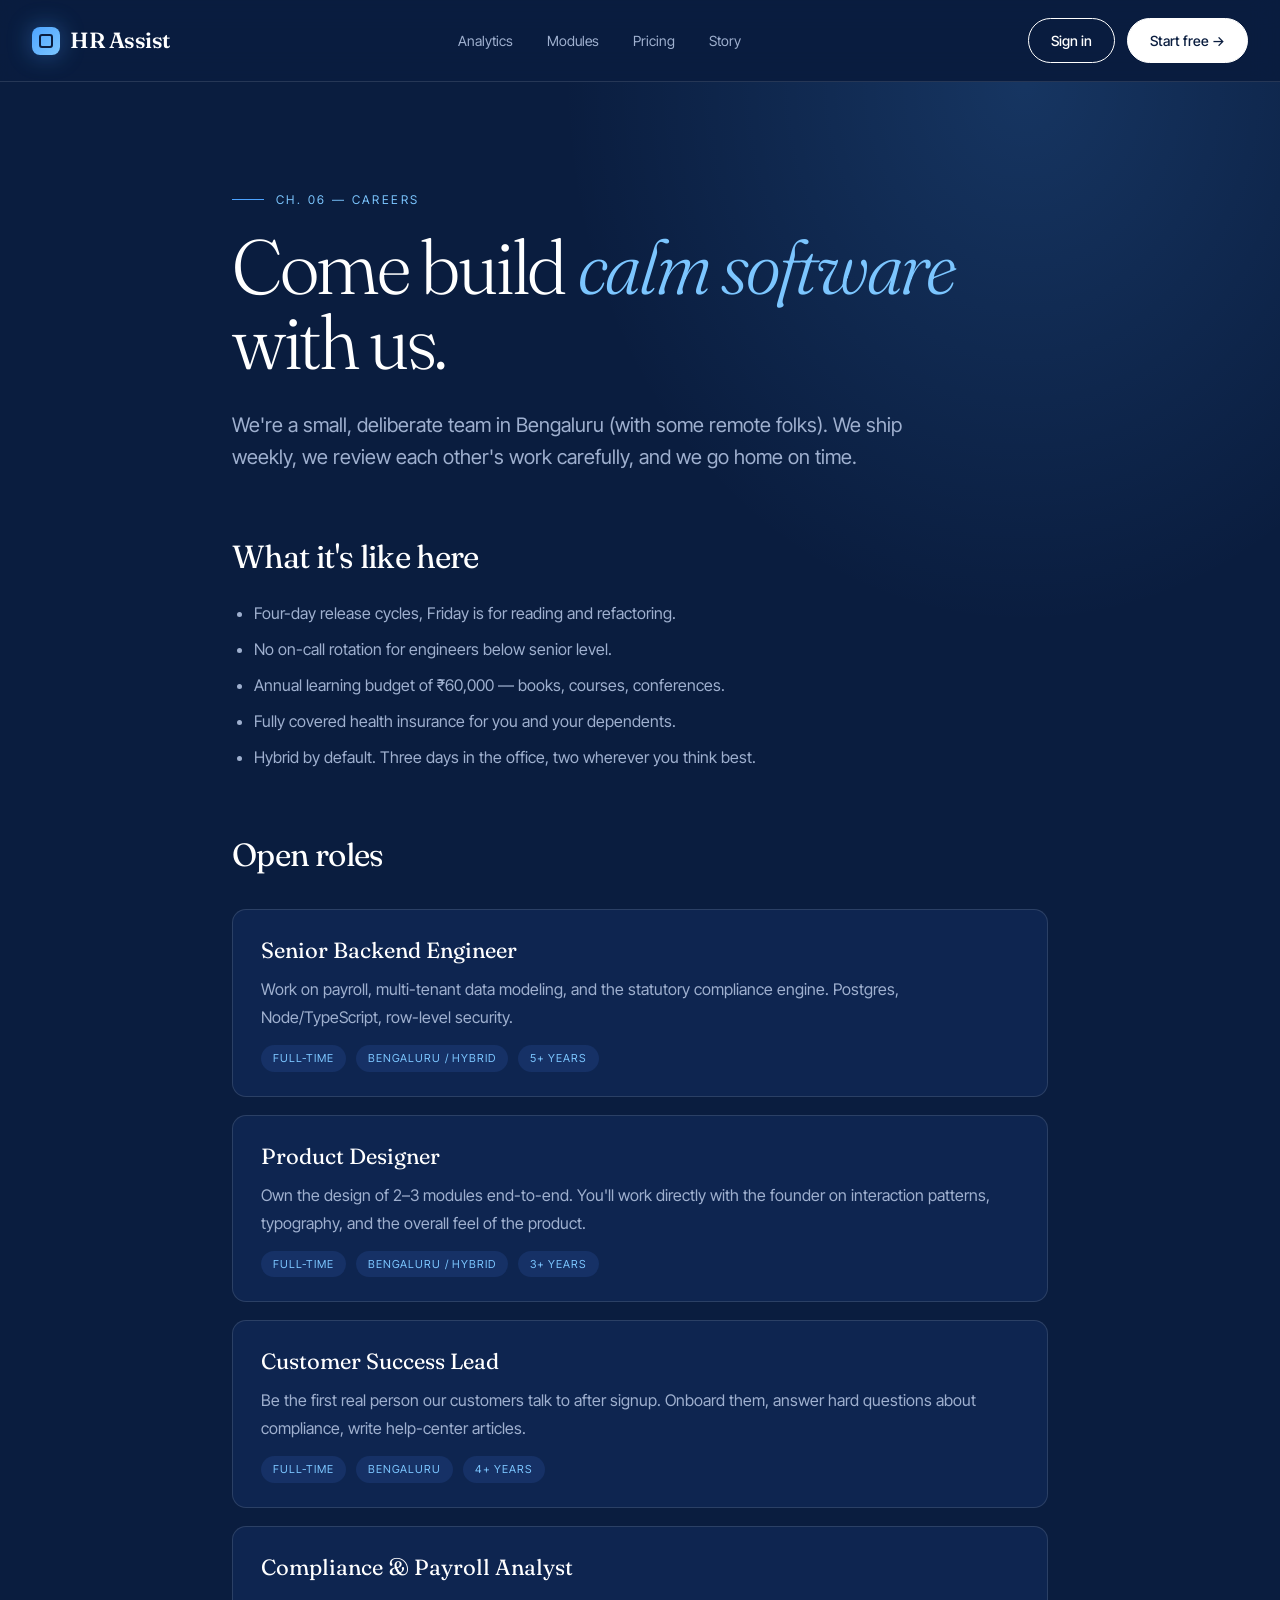
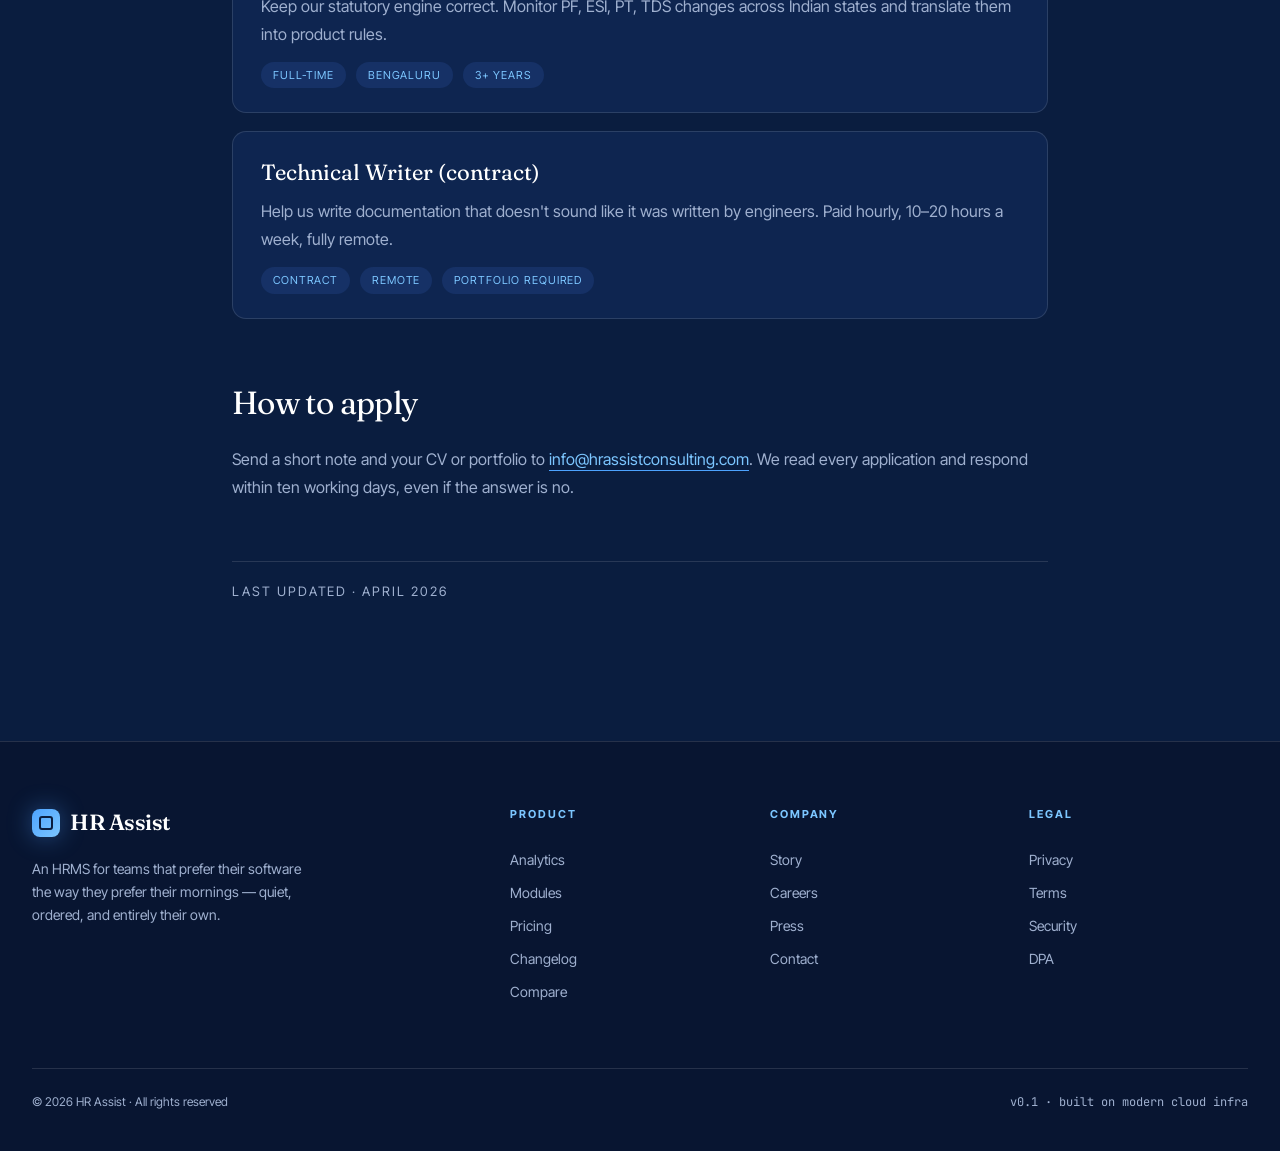
<file: careers.html>
<!doctype html>
<html lang="en-IN">
<head>
<meta charset="utf-8"/>
<meta name="viewport" content="width=device-width,initial-scale=1"/>

<!-- Primary SEO -->
<title>Careers at HR Assist — engineering, design, customer success | Bengaluru</title>
<meta name="description" content="Open roles at HR Assist. Calm engineering culture in Bengaluru with hybrid flexibility. Hiring backend engineers, product designers, customer success and compliance analysts."/>
<meta name="author" content="HR Assist"/>
<meta name="robots" content="index,follow,max-image-preview:large,max-snippet:-1"/>
<link rel="canonical" href="https://hrassistconsulting.com/careers.html"/>

<!-- Hreflang -->
<link rel="alternate" hreflang="en-IN" href="https://hrassistconsulting.com/careers.html"/>
<link rel="alternate" hreflang="en" href="https://hrassistconsulting.com/careers.html"/>
<link rel="alternate" hreflang="x-default" href="https://hrassistconsulting.com/careers.html"/>

<!-- Icons -->
<link rel="icon" href="/favicon.svg" type="image/svg+xml"/>
<link rel="apple-touch-icon" href="/favicon.svg"/>
<link rel="manifest" href="/site.webmanifest"/>
<meta name="theme-color" content="#0e0d0b"/>

<!-- Open Graph -->
<meta property="og:type" content="website"/>
<meta property="og:site_name" content="HR Assist"/>
<meta property="og:title" content="Careers at HR Assist — engineering, design, customer success | Bengaluru"/>
<meta property="og:description" content="Open roles at HR Assist. Calm engineering culture in Bengaluru with hybrid flexibility. Hiring backend engineers, product designers, customer success and compliance analysts."/>
<meta property="og:url" content="https://hrassistconsulting.com/careers.html"/>
<meta property="og:image" content="https://hrassistconsulting.com/og-image.png"/>
<meta property="og:image:width" content="1200"/>
<meta property="og:image:height" content="630"/>
<meta property="og:locale" content="en_IN"/>

<!-- Twitter -->
<meta name="twitter:card" content="summary_large_image"/>
<meta name="twitter:title" content="Careers at HR Assist — engineering, design, customer success | Bengaluru"/>
<meta name="twitter:description" content="Open roles at HR Assist. Calm engineering culture in Bengaluru with hybrid flexibility. Hiring backend engineers, product designers, customer success and compliance analysts."/>
<meta name="twitter:image" content="https://hrassistconsulting.com/og-image.png"/>

<!-- Fonts -->
<link rel="preconnect" href="https://fonts.googleapis.com">
<link rel="preconnect" href="https://fonts.gstatic.com" crossorigin>
<link href="https://fonts.googleapis.com/css2?family=Fraunces:opsz,wght@9..144,300..700&family=Inter+Tight:wght@300..700&family=JetBrains+Mono:wght@400;500&display=swap" rel="stylesheet">
<link rel="stylesheet" href="assets/styles.css">

<!-- Structured data -->
<script type="application/ld+json">{"@context": "https://schema.org", "@type": "BreadcrumbList", "itemListElement": [{"@type": "ListItem", "position": 1, "name": "Home", "item": "https://hrassistconsulting.com/"}, {"@type": "ListItem", "position": 2, "name": "Careers", "item": "https://hrassistconsulting.com/careers.html"}]}</script>
</head>
<body>
<nav>
  <div class="nav-inner">
    <a href="index.html" class="logo"><span class="logo-mark"></span>HR Assist</a>
    <div class="nav-links">
      <a href="index.html#analytics">Analytics</a>
      <a href="index.html#modules">Modules</a>
      <a href="index.html#pricing">Pricing</a>
      <a href="story.html">Story</a>
    </div>
    <div class="nav-cta">
      <a class="btn btn-ghost" href="#">Sign in</a>
      <a class="btn btn-primary" href="signup.html">Start free →</a>
    </div>
  </div>
</nav>
<main class="page">
  <div class="wrap">
    <div class="eyebrow">Ch. 06 — Careers</div>
    <h1 class="serif">Come build <em>calm software</em><br>with us.</h1>
    <p class="lede">We're a small, deliberate team in Bengaluru (with some remote folks). We ship weekly, we review each other's work carefully, and we go home on time.</p>

    <h2>What it's like here</h2>
    <ul>
      <li>Four-day release cycles, Friday is for reading and refactoring.</li>
      <li>No on-call rotation for engineers below senior level.</li>
      <li>Annual learning budget of ₹60,000 — books, courses, conferences.</li>
      <li>Fully covered health insurance for you and your dependents.</li>
      <li>Hybrid by default. Three days in the office, two wherever you think best.</li>
    </ul>

    <h2>Open roles</h2>
    <div class="jobs">
      <div class="job">
        <h3 class="serif">Senior Backend Engineer</h3>
        <p>Work on payroll, multi-tenant data modeling, and the statutory compliance engine. Postgres, Node/TypeScript, row-level security.</p>
        <div class="tags"><span>Full-time</span><span>Bengaluru / Hybrid</span><span>5+ years</span></div>
      </div>
      <div class="job">
        <h3 class="serif">Product Designer</h3>
        <p>Own the design of 2–3 modules end-to-end. You'll work directly with the founder on interaction patterns, typography, and the overall feel of the product.</p>
        <div class="tags"><span>Full-time</span><span>Bengaluru / Hybrid</span><span>3+ years</span></div>
      </div>
      <div class="job">
        <h3 class="serif">Customer Success Lead</h3>
        <p>Be the first real person our customers talk to after signup. Onboard them, answer hard questions about compliance, write help-center articles.</p>
        <div class="tags"><span>Full-time</span><span>Bengaluru</span><span>4+ years</span></div>
      </div>
      <div class="job">
        <h3 class="serif">Compliance &amp; Payroll Analyst</h3>
        <p>Keep our statutory engine correct. Monitor PF, ESI, PT, TDS changes across Indian states and translate them into product rules.</p>
        <div class="tags"><span>Full-time</span><span>Bengaluru</span><span>3+ years</span></div>
      </div>
      <div class="job">
        <h3 class="serif">Technical Writer (contract)</h3>
        <p>Help us write documentation that doesn't sound like it was written by engineers. Paid hourly, 10–20 hours a week, fully remote.</p>
        <div class="tags"><span>Contract</span><span>Remote</span><span>Portfolio required</span></div>
      </div>
    </div>

    <h2>How to apply</h2>
    <p>Send a short note and your CV or portfolio to <a class="inline" href="mailto:info@hrassistconsulting.com">info@hrassistconsulting.com</a>. We read every application and respond within ten working days, even if the answer is no.</p>

    <div class="meta">Last updated · April 2026</div>

  </div>
</main>
<footer>
  <div class="wrap">
    <div class="foot">
      <div class="foot-brand">
        <div class="logo"><span class="logo-mark"></span>HR Assist</div>
        <p>An HRMS for teams that prefer their software the way they prefer their mornings — quiet, ordered, and entirely their own.</p>
      </div>
      <div><h5>Product</h5><a href="index.html#analytics">Analytics</a><a href="index.html#modules">Modules</a><a href="index.html#pricing">Pricing</a><a href="changelog.html">Changelog</a><a href="/compare.html">Compare</a></div>
      <div><h5>Company</h5><a href="story.html">Story</a><a href="careers.html">Careers</a><a href="press.html">Press</a><a href="contact.html">Contact</a></div>
      <div><h5>Legal</h5><a href="privacy.html">Privacy</a><a href="terms.html">Terms</a><a href="security.html">Security</a><a href="dpa.html">DPA</a></div>
    </div>
    <div class="foot-bottom">
      <div>© 2026 HR Assist · All rights reserved</div>
      <div class="mono">v0.1 · built on modern cloud infra</div>
    </div>
  </div>
</footer>
<script src="assets/reveal.js"></script>
</body>
</html>
</file>
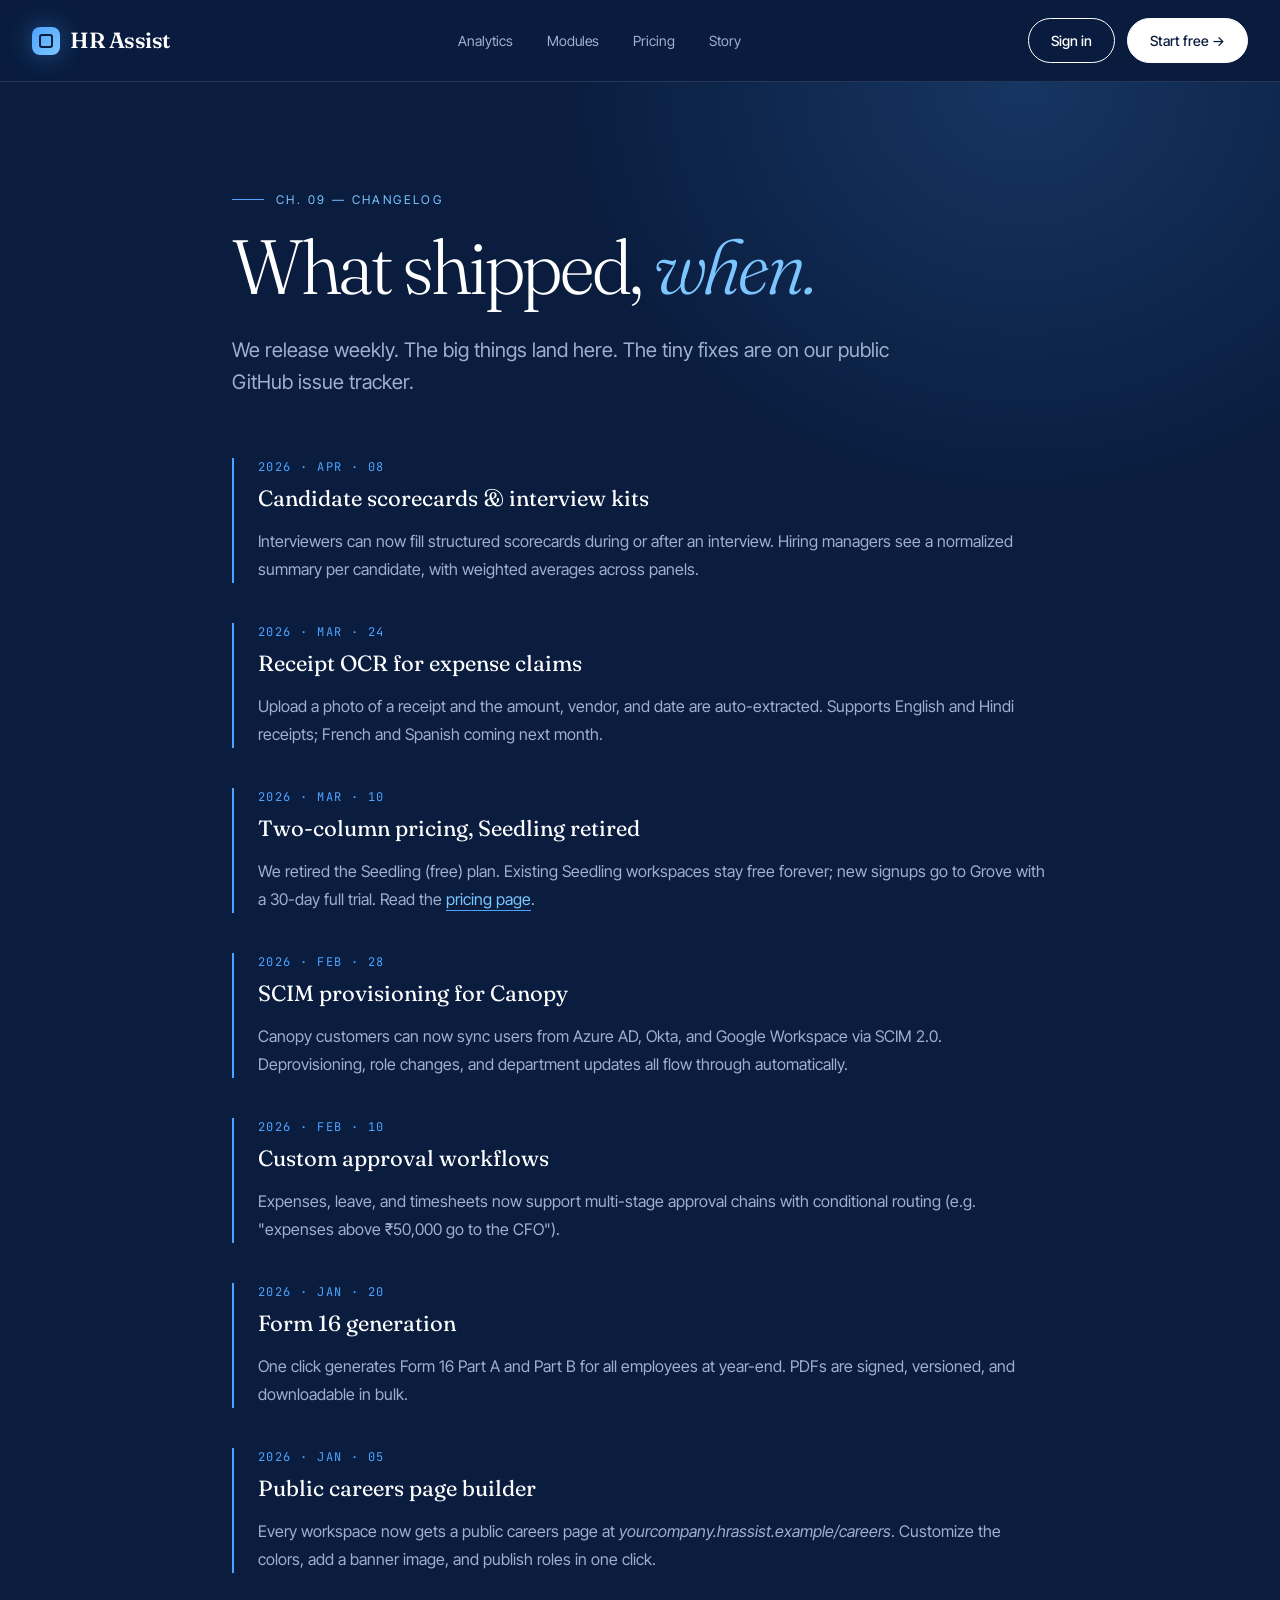
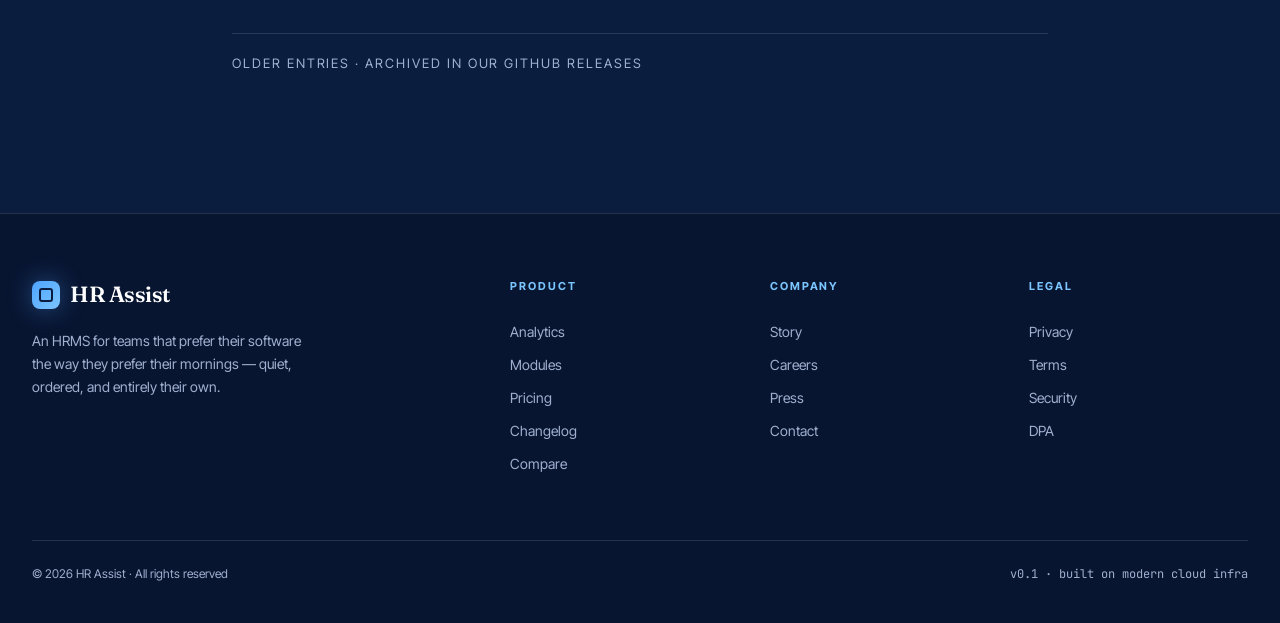
<file: changelog.html>
<!doctype html>
<html lang="en-IN">
<head>
<meta charset="utf-8"/>
<meta name="viewport" content="width=device-width,initial-scale=1"/>

<!-- Primary SEO -->
<title>Changelog — product updates and release notes | HR Assist</title>
<meta name="description" content="Product updates and release notes for HR Assist. New modules, improvements and fixes — published in plain language."/>
<meta name="author" content="HR Assist"/>
<meta name="robots" content="index,follow,max-image-preview:large,max-snippet:-1"/>
<link rel="canonical" href="https://hrassistconsulting.com/changelog.html"/>

<!-- Hreflang -->
<link rel="alternate" hreflang="en-IN" href="https://hrassistconsulting.com/changelog.html"/>
<link rel="alternate" hreflang="en" href="https://hrassistconsulting.com/changelog.html"/>
<link rel="alternate" hreflang="x-default" href="https://hrassistconsulting.com/changelog.html"/>

<!-- Icons -->
<link rel="icon" href="/favicon.svg" type="image/svg+xml"/>
<link rel="apple-touch-icon" href="/favicon.svg"/>
<link rel="manifest" href="/site.webmanifest"/>
<meta name="theme-color" content="#0e0d0b"/>

<!-- Open Graph -->
<meta property="og:type" content="article"/>
<meta property="og:site_name" content="HR Assist"/>
<meta property="og:title" content="Changelog — product updates and release notes | HR Assist"/>
<meta property="og:description" content="Product updates and release notes for HR Assist. New modules, improvements and fixes — published in plain language."/>
<meta property="og:url" content="https://hrassistconsulting.com/changelog.html"/>
<meta property="og:image" content="https://hrassistconsulting.com/og-image.png"/>
<meta property="og:image:width" content="1200"/>
<meta property="og:image:height" content="630"/>
<meta property="og:locale" content="en_IN"/>

<!-- Twitter -->
<meta name="twitter:card" content="summary_large_image"/>
<meta name="twitter:title" content="Changelog — product updates and release notes | HR Assist"/>
<meta name="twitter:description" content="Product updates and release notes for HR Assist. New modules, improvements and fixes — published in plain language."/>
<meta name="twitter:image" content="https://hrassistconsulting.com/og-image.png"/>

<!-- Fonts -->
<link rel="preconnect" href="https://fonts.googleapis.com">
<link rel="preconnect" href="https://fonts.gstatic.com" crossorigin>
<link href="https://fonts.googleapis.com/css2?family=Fraunces:opsz,wght@9..144,300..700&family=Inter+Tight:wght@300..700&family=JetBrains+Mono:wght@400;500&display=swap" rel="stylesheet">
<link rel="stylesheet" href="assets/styles.css">

<!-- Structured data -->
<script type="application/ld+json">{"@context": "https://schema.org", "@type": "BreadcrumbList", "itemListElement": [{"@type": "ListItem", "position": 1, "name": "Home", "item": "https://hrassistconsulting.com/"}, {"@type": "ListItem", "position": 2, "name": "Changelog", "item": "https://hrassistconsulting.com/changelog.html"}]}</script>
</head>
<body>
<nav>
  <div class="nav-inner">
    <a href="index.html" class="logo"><span class="logo-mark"></span>HR Assist</a>
    <div class="nav-links">
      <a href="index.html#analytics">Analytics</a>
      <a href="index.html#modules">Modules</a>
      <a href="index.html#pricing">Pricing</a>
      <a href="story.html">Story</a>
    </div>
    <div class="nav-cta">
      <a class="btn btn-ghost" href="#">Sign in</a>
      <a class="btn btn-primary" href="/signup.html">Start free →</a>
    </div>
  </div>
</nav>
<main class="page">
  <div class="wrap">
    <div class="eyebrow">Ch. 09 — Changelog</div>
    <h1 class="serif">What shipped, <em>when.</em></h1>
    <p class="lede">We release weekly. The big things land here. The tiny fixes are on our public GitHub issue tracker.</p>

    <div class="changelog-entry">
      <div class="date">2026 · APR · 08</div>
      <h3 class="serif">Candidate scorecards &amp; interview kits</h3>
      <p>Interviewers can now fill structured scorecards during or after an interview. Hiring managers see a normalized summary per candidate, with weighted averages across panels.</p>
    </div>

    <div class="changelog-entry">
      <div class="date">2026 · MAR · 24</div>
      <h3 class="serif">Receipt OCR for expense claims</h3>
      <p>Upload a photo of a receipt and the amount, vendor, and date are auto-extracted. Supports English and Hindi receipts; French and Spanish coming next month.</p>
    </div>

    <div class="changelog-entry">
      <div class="date">2026 · MAR · 10</div>
      <h3 class="serif">Two-column pricing, Seedling retired</h3>
      <p>We retired the Seedling (free) plan. Existing Seedling workspaces stay free forever; new signups go to Grove with a 30-day full trial. Read the <a class="inline" href="index.html#pricing">pricing page</a>.</p>
    </div>

    <div class="changelog-entry">
      <div class="date">2026 · FEB · 28</div>
      <h3 class="serif">SCIM provisioning for Canopy</h3>
      <p>Canopy customers can now sync users from Azure AD, Okta, and Google Workspace via SCIM 2.0. Deprovisioning, role changes, and department updates all flow through automatically.</p>
    </div>

    <div class="changelog-entry">
      <div class="date">2026 · FEB · 10</div>
      <h3 class="serif">Custom approval workflows</h3>
      <p>Expenses, leave, and timesheets now support multi-stage approval chains with conditional routing (e.g. "expenses above ₹50,000 go to the CFO").</p>
    </div>

    <div class="changelog-entry">
      <div class="date">2026 · JAN · 20</div>
      <h3 class="serif">Form 16 generation</h3>
      <p>One click generates Form 16 Part A and Part B for all employees at year-end. PDFs are signed, versioned, and downloadable in bulk.</p>
    </div>

    <div class="changelog-entry">
      <div class="date">2026 · JAN · 05</div>
      <h3 class="serif">Public careers page builder</h3>
      <p>Every workspace now gets a public careers page at <em>yourcompany.hrassist.example/careers</em>. Customize the colors, add a banner image, and publish roles in one click.</p>
    </div>

    <div class="meta">Older entries · archived in our GitHub releases</div>

  </div>
</main>
<footer>
  <div class="wrap">
    <div class="foot">
      <div class="foot-brand">
        <div class="logo"><span class="logo-mark"></span>HR Assist</div>
        <p>An HRMS for teams that prefer their software the way they prefer their mornings — quiet, ordered, and entirely their own.</p>
      </div>
      <div><h5>Product</h5><a href="index.html#analytics">Analytics</a><a href="index.html#modules">Modules</a><a href="index.html#pricing">Pricing</a><a href="changelog.html">Changelog</a><a href="/compare.html">Compare</a></div>
      <div><h5>Company</h5><a href="story.html">Story</a><a href="careers.html">Careers</a><a href="press.html">Press</a><a href="contact.html">Contact</a></div>
      <div><h5>Legal</h5><a href="privacy.html">Privacy</a><a href="terms.html">Terms</a><a href="security.html">Security</a><a href="dpa.html">DPA</a></div>
    </div>
    <div class="foot-bottom">
      <div>© 2026 HR Assist · All rights reserved</div>
      <div class="mono">v0.1 · built on modern cloud infra</div>
    </div>
  </div>
</footer>
<script src="assets/reveal.js"></script>
</body>
</html>
</file>
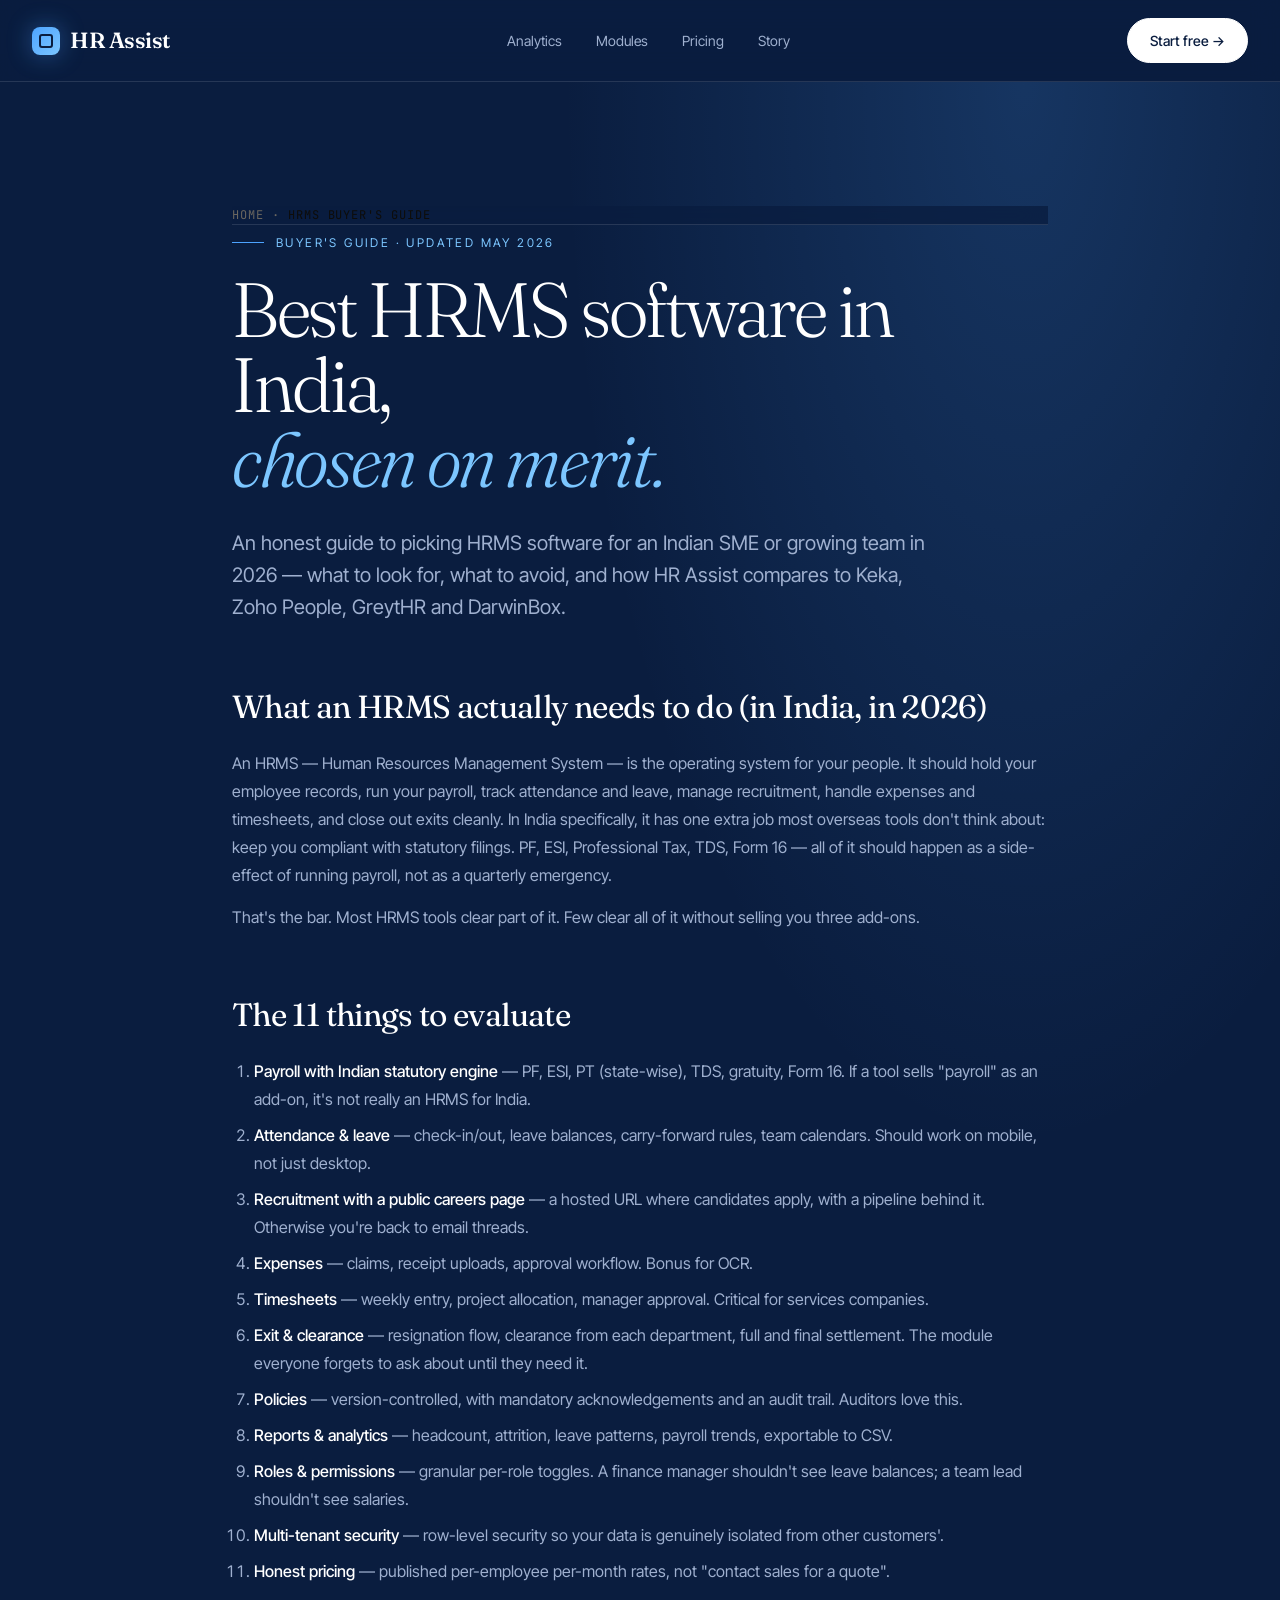
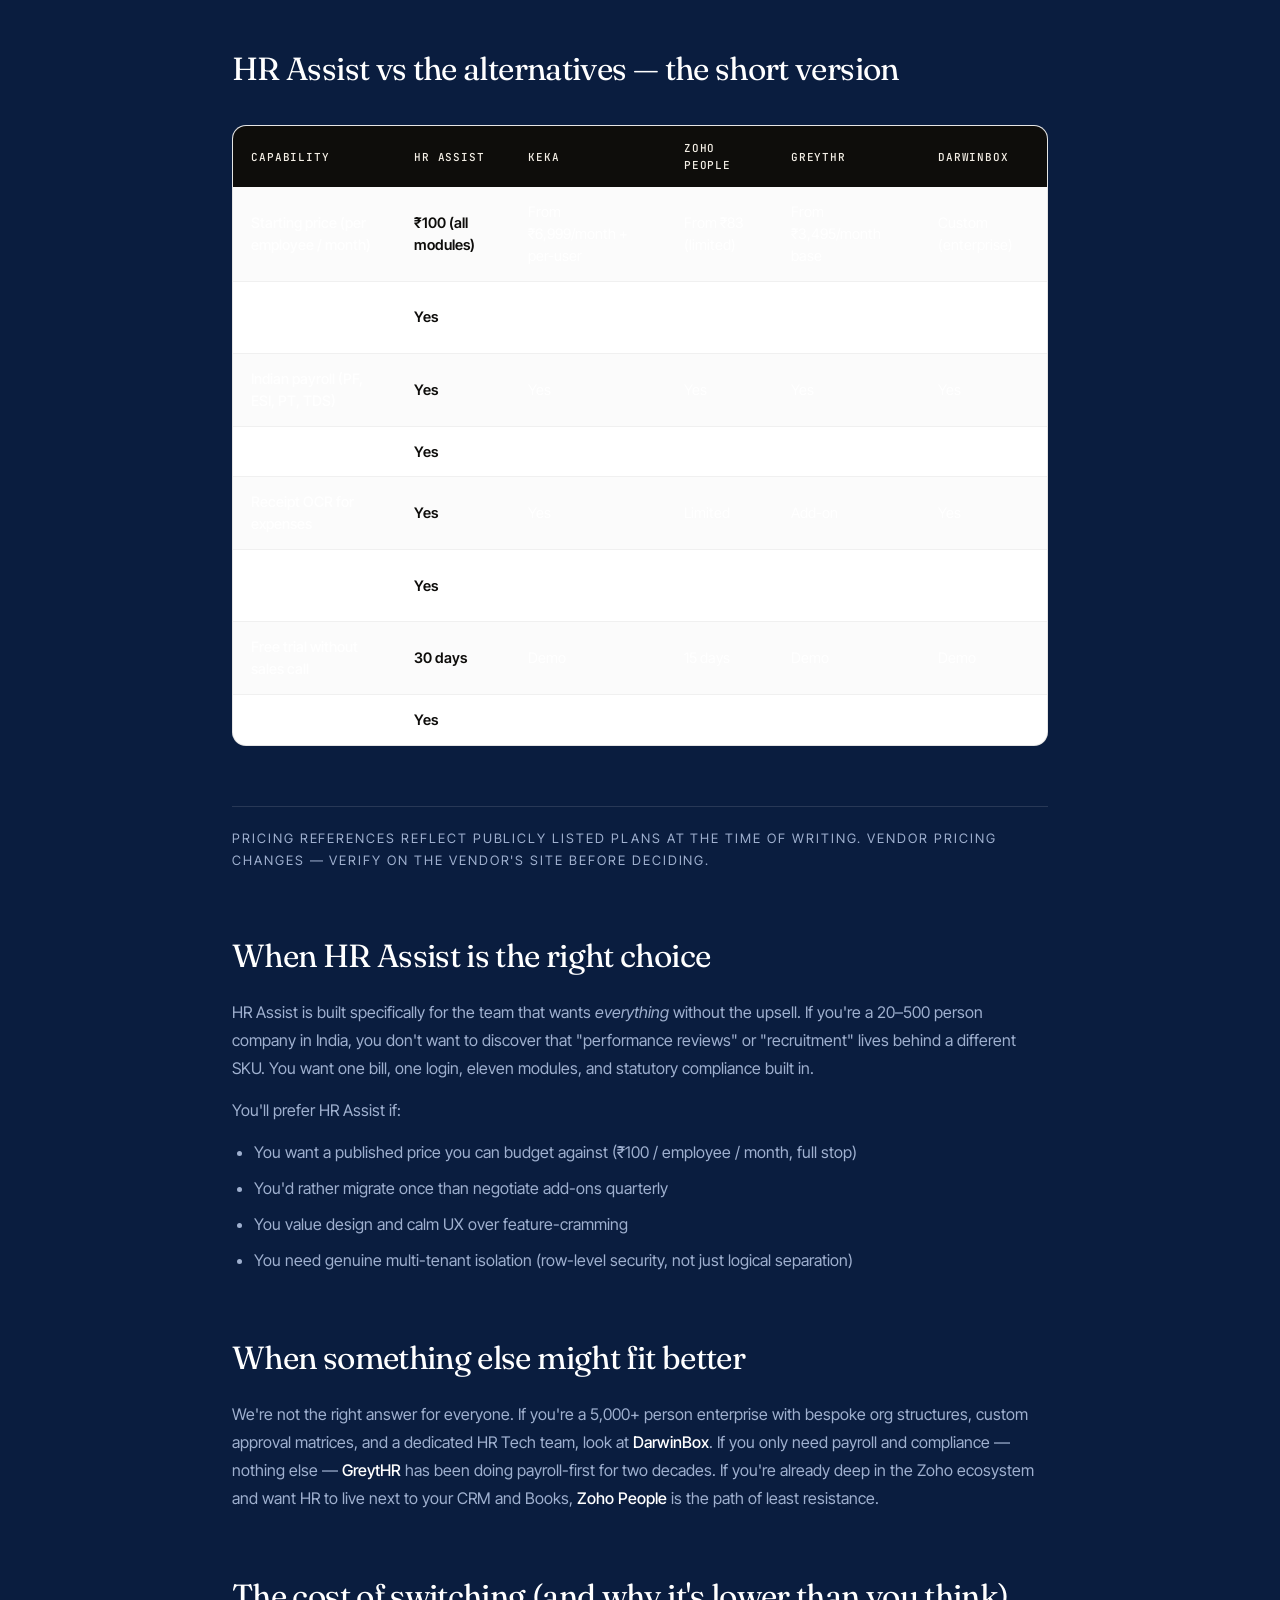
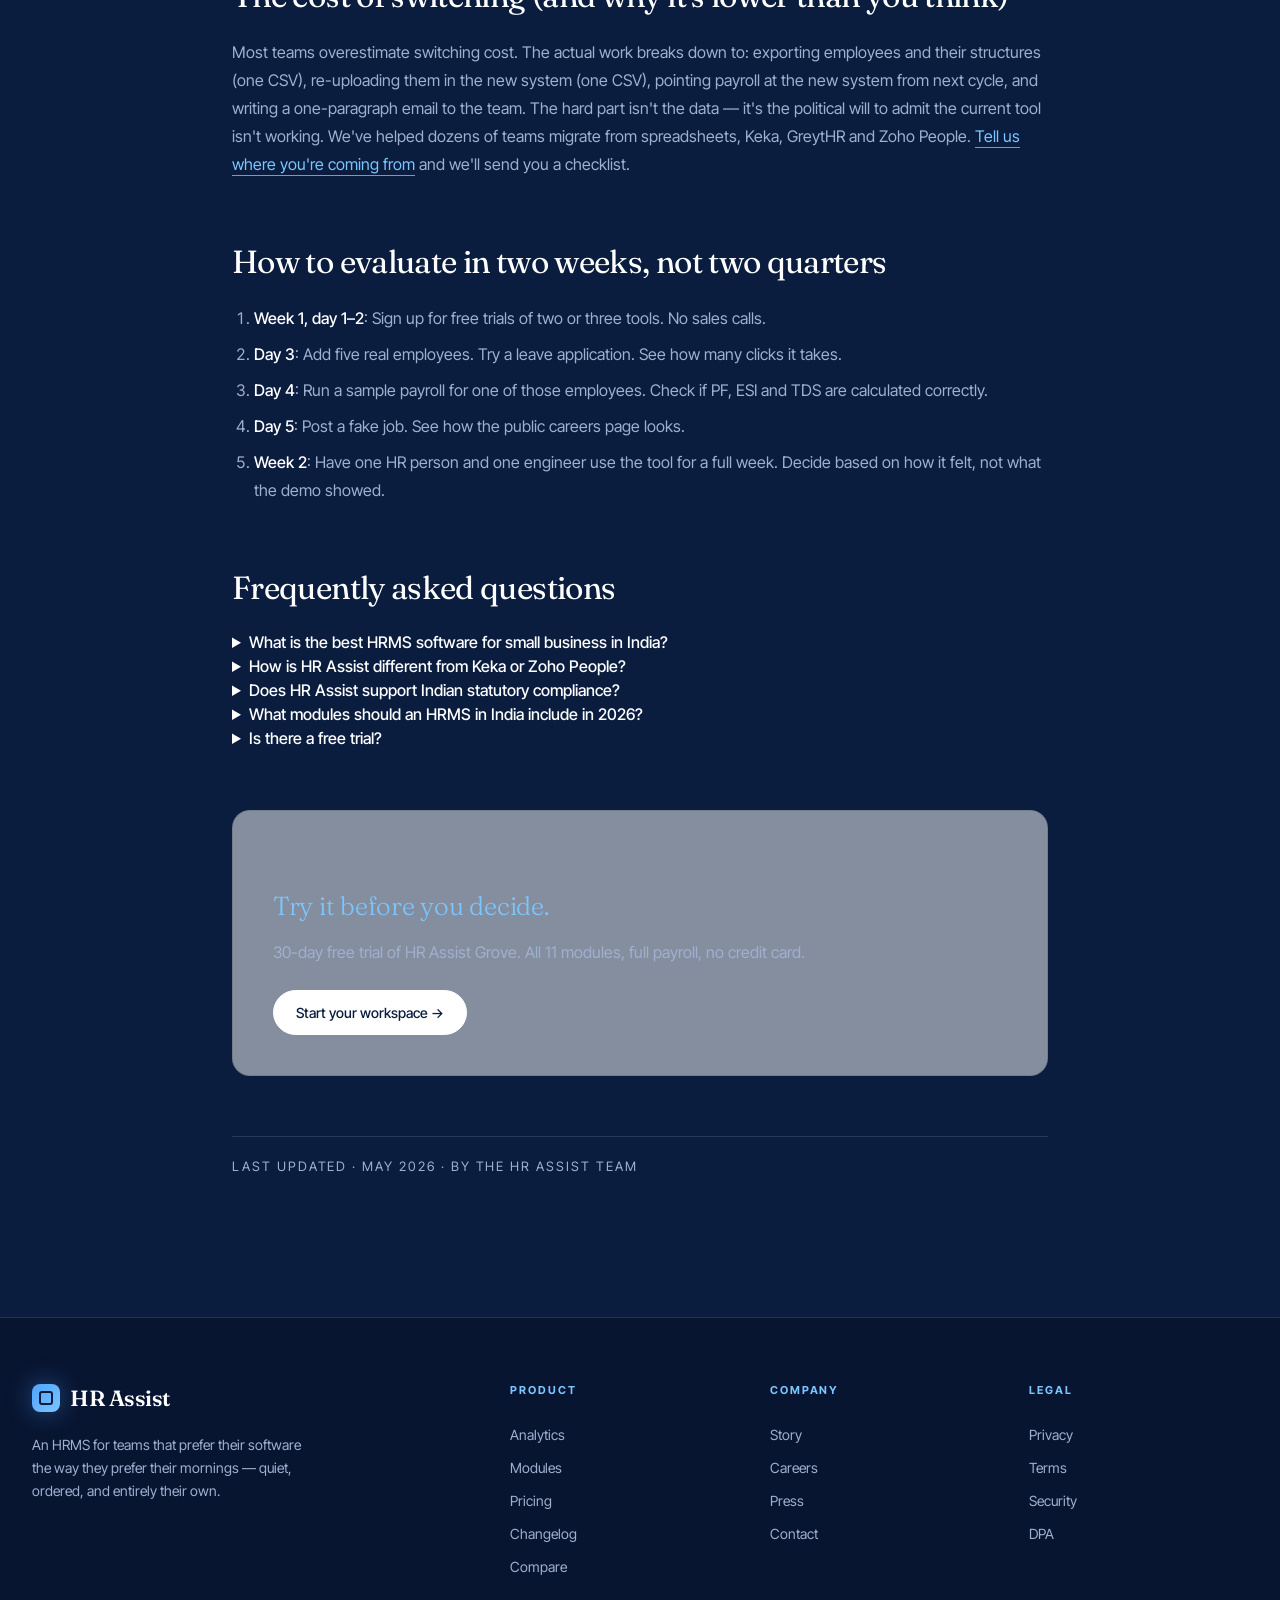
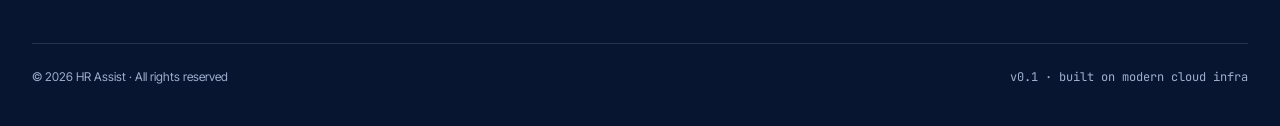
<file: compare.html>
<!doctype html>
<html lang="en-IN">
<head>
<meta charset="utf-8"/>
<meta name="viewport" content="width=device-width,initial-scale=1"/>

<!-- Primary SEO -->
<title>Best HRMS Software in India 2026 — Buyer's Guide & Comparison | HR Assist</title>
<meta name="description" content="A practical guide to choosing HRMS software in India in 2026. Compare HR Assist with Keka, Zoho People, GreytHR and DarwinBox on price, payroll, compliance and modules."/>
<meta name="author" content="HR Assist"/>
<meta name="robots" content="index,follow,max-image-preview:large,max-snippet:-1"/>
<link rel="canonical" href="https://hrassistconsulting.com/compare.html"/>

<link rel="alternate" hreflang="en-IN" href="https://hrassistconsulting.com/compare.html"/>
<link rel="alternate" hreflang="en" href="https://hrassistconsulting.com/compare.html"/>
<link rel="alternate" hreflang="x-default" href="https://hrassistconsulting.com/compare.html"/>

<link rel="icon" href="/favicon.svg" type="image/svg+xml"/>
<link rel="apple-touch-icon" href="/favicon.svg"/>
<link rel="manifest" href="/site.webmanifest"/>
<meta name="theme-color" content="#0e0d0b"/>

<meta property="og:type" content="article"/>
<meta property="og:site_name" content="HR Assist"/>
<meta property="og:title" content="Best HRMS Software in India 2026 — Buyer's Guide"/>
<meta property="og:description" content="A practical guide to choosing HRMS software in India in 2026. Compare HR Assist with Keka, Zoho People, GreytHR and DarwinBox."/>
<meta property="og:url" content="https://hrassistconsulting.com/compare.html"/>
<meta property="og:image" content="https://hrassistconsulting.com/og-image.png"/>
<meta property="og:image:width" content="1200"/>
<meta property="og:image:height" content="630"/>
<meta property="og:locale" content="en_IN"/>

<meta name="twitter:card" content="summary_large_image"/>
<meta name="twitter:title" content="Best HRMS Software in India 2026 — Buyer's Guide"/>
<meta name="twitter:description" content="A practical guide to choosing HRMS software in India in 2026."/>
<meta name="twitter:image" content="https://hrassistconsulting.com/og-image.png"/>

<link rel="preconnect" href="https://fonts.googleapis.com">
<link rel="preconnect" href="https://fonts.gstatic.com" crossorigin>
<link href="https://fonts.googleapis.com/css2?family=Fraunces:opsz,wght@9..144,300..700&family=Inter+Tight:wght@300..700&family=JetBrains+Mono:wght@400;500&display=swap" rel="stylesheet">
<link rel="stylesheet" href="assets/styles.css">

<script type="application/ld+json">
{
  "@context": "https://schema.org",
  "@type": "BreadcrumbList",
  "itemListElement": [
    {"@type":"ListItem","position":1,"name":"Home","item":"https://hrassistconsulting.com/"},
    {"@type":"ListItem","position":2,"name":"HRMS Buyer's Guide","item":"https://hrassistconsulting.com/compare.html"}
  ]
}
</script>

<script type="application/ld+json">
{
  "@context": "https://schema.org",
  "@type": "Article",
  "headline": "Best HRMS Software in India 2026 — Buyer's Guide",
  "description": "A practical guide to choosing HRMS software in India in 2026.",
  "author": { "@type": "Organization", "name": "HR Assist" },
  "publisher": {
    "@type": "Organization",
    "name": "HR Assist",
    "logo": { "@type": "ImageObject", "url": "https://hrassistconsulting.com/favicon.svg" }
  },
  "datePublished": "2026-05-08",
  "dateModified": "2026-05-08",
  "mainEntityOfPage": "https://hrassistconsulting.com/compare.html",
  "image": "https://hrassistconsulting.com/og-image.png"
}
</script>

<script type="application/ld+json">
{
  "@context": "https://schema.org",
  "@type": "FAQPage",
  "mainEntity": [
    {
      "@type": "Question",
      "name": "What is the best HRMS software for small business in India?",
      "acceptedAnswer": {
        "@type": "Answer",
        "text": "For small businesses in India, the best HRMS is one that handles statutory payroll (PF, ESI, PT, TDS) without forcing you onto an enterprise plan. HR Assist's Grove plan at INR 100 per employee per month gives small teams full access to all 11 modules, which is one of the most affordable, fully-loaded options in the Indian market."
      }
    },
    {
      "@type": "Question",
      "name": "How is HR Assist different from Keka or Zoho People?",
      "acceptedAnswer": {
        "@type": "Answer",
        "text": "HR Assist ships all 11 modules in a single plan with no add-ons or feature gating. Many competitors charge separately for performance, recruitment, or expense modules. HR Assist's Grove plan is INR 100 per employee per month including payroll, attendance, leave, recruitment, expenses, timesheets, exit and reporting."
      }
    },
    {
      "@type": "Question",
      "name": "Does HR Assist support Indian statutory compliance?",
      "acceptedAnswer": {
        "@type": "Answer",
        "text": "Yes. HR Assist supports PF, ESI, Professional Tax (PT) across Indian states, TDS, Form 16, and gratuity calculations out of the box, with audit-trailed payroll runs."
      }
    },
    {
      "@type": "Question",
      "name": "What modules should an HRMS in India include in 2026?",
      "acceptedAnswer": {
        "@type": "Answer",
        "text": "A modern Indian HRMS in 2026 should include: employee profiles and org chart, attendance and leave, payroll with statutory filings, recruitment with a public careers page, expenses with receipt OCR, timesheets, exit and clearance, policies with acknowledgements, reports and analytics, role-based permissions, and multi-tenant data isolation."
      }
    }
  ]
}
</script>

</head>
<body>

<nav>
  <div class="nav-inner">
    <a href="/" class="logo"><span class="logo-mark"></span>HR Assist</a>
    <div class="nav-links">
      <a href="/#analytics">Analytics</a>
      <a href="/#modules">Modules</a>
      <a href="/#pricing">Pricing</a>
      <a href="/story.html">Story</a>
    </div>
    <div class="nav-cta">
      <a class="btn btn-primary" href="/signup.html">Start free →</a>
    </div>
  </div>
</nav>

<main class="page">
  <div class="wrap">
    <nav class="breadcrumb" aria-label="Breadcrumb">
      <a href="/">Home</a> · <span aria-current="page">HRMS Buyer's Guide</span>
    </nav>

    <div class="eyebrow">Buyer's guide · updated May 2026</div>
    <h1 class="serif">Best HRMS software in India,<br><em>chosen on merit.</em></h1>
    <p class="lede">An honest guide to picking HRMS software for an Indian SME or growing team in 2026 — what to look for, what to avoid, and how HR Assist compares to Keka, Zoho People, GreytHR and DarwinBox.</p>

    <h2>What an HRMS actually needs to do (in India, in 2026)</h2>
    <p>An HRMS — Human Resources Management System — is the operating system for your people. It should hold your employee records, run your payroll, track attendance and leave, manage recruitment, handle expenses and timesheets, and close out exits cleanly. In India specifically, it has one extra job most overseas tools don't think about: keep you compliant with statutory filings. PF, ESI, Professional Tax, TDS, Form 16 — all of it should happen as a side-effect of running payroll, not as a quarterly emergency.</p>
    <p>That's the bar. Most HRMS tools clear part of it. Few clear all of it without selling you three add-ons.</p>

    <h2>The 11 things to evaluate</h2>
    <ol>
      <li><strong>Payroll with Indian statutory engine</strong> — PF, ESI, PT (state-wise), TDS, gratuity, Form 16. If a tool sells "payroll" as an add-on, it's not really an HRMS for India.</li>
      <li><strong>Attendance &amp; leave</strong> — check-in/out, leave balances, carry-forward rules, team calendars. Should work on mobile, not just desktop.</li>
      <li><strong>Recruitment with a public careers page</strong> — a hosted URL where candidates apply, with a pipeline behind it. Otherwise you're back to email threads.</li>
      <li><strong>Expenses</strong> — claims, receipt uploads, approval workflow. Bonus for OCR.</li>
      <li><strong>Timesheets</strong> — weekly entry, project allocation, manager approval. Critical for services companies.</li>
      <li><strong>Exit &amp; clearance</strong> — resignation flow, clearance from each department, full and final settlement. The module everyone forgets to ask about until they need it.</li>
      <li><strong>Policies</strong> — version-controlled, with mandatory acknowledgements and an audit trail. Auditors love this.</li>
      <li><strong>Reports &amp; analytics</strong> — headcount, attrition, leave patterns, payroll trends, exportable to CSV.</li>
      <li><strong>Roles &amp; permissions</strong> — granular per-role toggles. A finance manager shouldn't see leave balances; a team lead shouldn't see salaries.</li>
      <li><strong>Multi-tenant security</strong> — row-level security so your data is genuinely isolated from other customers'.</li>
      <li><strong>Honest pricing</strong> — published per-employee per-month rates, not "contact sales for a quote".</li>
    </ol>

    <h2>HR Assist vs the alternatives — the short version</h2>
    <div class="compare-table-wrap">
      <table class="compare-table">
        <thead>
          <tr>
            <th>Capability</th>
            <th>HR Assist</th>
            <th>Keka</th>
            <th>Zoho People</th>
            <th>GreytHR</th>
            <th>DarwinBox</th>
          </tr>
        </thead>
        <tbody>
          <tr><td>Starting price (per employee / month)</td><td>₹100 (all modules)</td><td>From ₹6,999/month + per-user</td><td>From ₹83 (limited)</td><td>From ₹3,495/month base</td><td>Custom (enterprise)</td></tr>
          <tr><td>All modules in one plan</td><td>Yes</td><td>Tiered</td><td>Tiered</td><td>Add-ons</td><td>Custom</td></tr>
          <tr><td>Indian payroll (PF, ESI, PT, TDS)</td><td>Yes</td><td>Yes</td><td>Yes</td><td>Yes</td><td>Yes</td></tr>
          <tr><td>Public careers page</td><td>Yes</td><td>Yes</td><td>Add-on</td><td>Limited</td><td>Yes</td></tr>
          <tr><td>Receipt OCR for expenses</td><td>Yes</td><td>Yes</td><td>Limited</td><td>Add-on</td><td>Yes</td></tr>
          <tr><td>Multi-tenant row-level security</td><td>Yes</td><td>—</td><td>—</td><td>—</td><td>—</td></tr>
          <tr><td>Free trial without sales call</td><td>30 days</td><td>Demo</td><td>15 days</td><td>Demo</td><td>Demo</td></tr>
          <tr><td>Published pricing</td><td>Yes</td><td>Partial</td><td>Yes</td><td>Yes</td><td>No</td></tr>
        </tbody>
      </table>
    </div>
    <p class="meta">Pricing references reflect publicly listed plans at the time of writing. Vendor pricing changes — verify on the vendor's site before deciding.</p>

    <h2>When HR Assist is the right choice</h2>
    <p>HR Assist is built specifically for the team that wants <em>everything</em> without the upsell. If you're a 20–500 person company in India, you don't want to discover that "performance reviews" or "recruitment" lives behind a different SKU. You want one bill, one login, eleven modules, and statutory compliance built in.</p>
    <p>You'll prefer HR Assist if:</p>
    <ul>
      <li>You want a published price you can budget against (₹100 / employee / month, full stop)</li>
      <li>You'd rather migrate once than negotiate add-ons quarterly</li>
      <li>You value design and calm UX over feature-cramming</li>
      <li>You need genuine multi-tenant isolation (row-level security, not just logical separation)</li>
    </ul>

    <h2>When something else might fit better</h2>
    <p>We're not the right answer for everyone. If you're a 5,000+ person enterprise with bespoke org structures, custom approval matrices, and a dedicated HR Tech team, look at <strong>DarwinBox</strong>. If you only need payroll and compliance — nothing else — <strong>GreytHR</strong> has been doing payroll-first for two decades. If you're already deep in the Zoho ecosystem and want HR to live next to your CRM and Books, <strong>Zoho People</strong> is the path of least resistance.</p>

    <h2>The cost of switching (and why it's lower than you think)</h2>
    <p>Most teams overestimate switching cost. The actual work breaks down to: exporting employees and their structures (one CSV), re-uploading them in the new system (one CSV), pointing payroll at the new system from next cycle, and writing a one-paragraph email to the team. The hard part isn't the data — it's the political will to admit the current tool isn't working. We've helped dozens of teams migrate from spreadsheets, Keka, GreytHR and Zoho People. <a class="inline" href="/signup.html">Tell us where you're coming from</a> and we'll send you a checklist.</p>

    <h2>How to evaluate in two weeks, not two quarters</h2>
    <ol>
      <li><strong>Week 1, day 1–2</strong>: Sign up for free trials of two or three tools. No sales calls.</li>
      <li><strong>Day 3</strong>: Add five real employees. Try a leave application. See how many clicks it takes.</li>
      <li><strong>Day 4</strong>: Run a sample payroll for one of those employees. Check if PF, ESI and TDS are calculated correctly.</li>
      <li><strong>Day 5</strong>: Post a fake job. See how the public careers page looks.</li>
      <li><strong>Week 2</strong>: Have one HR person and one engineer use the tool for a full week. Decide based on how it felt, not what the demo showed.</li>
    </ol>

    <h2>Frequently asked questions</h2>
    <details>
      <summary><strong>What is the best HRMS software for small business in India?</strong></summary>
      <p>For small businesses in India, the best HRMS is one that handles statutory payroll (PF, ESI, PT, TDS) without forcing you onto an enterprise plan. HR Assist's Grove plan at ₹100 per employee per month gives small teams full access to all 11 modules — one of the most affordable, fully-loaded options in the Indian market.</p>
    </details>
    <details>
      <summary><strong>How is HR Assist different from Keka or Zoho People?</strong></summary>
      <p>HR Assist ships all 11 modules in a single plan with no add-ons or feature gating. Many competitors charge separately for performance, recruitment, or expense modules. The Grove plan is ₹100/employee/month, fully loaded.</p>
    </details>
    <details>
      <summary><strong>Does HR Assist support Indian statutory compliance?</strong></summary>
      <p>Yes — PF, ESI, Professional Tax (across Indian states), TDS, Form 16, and gratuity calculations all happen as a side-effect of running payroll, with full audit trails.</p>
    </details>
    <details>
      <summary><strong>What modules should an HRMS in India include in 2026?</strong></summary>
      <p>Employee profiles and org chart, attendance and leave, payroll with statutory filings, recruitment with public careers page, expenses with receipt OCR, timesheets, exit and clearance, policies with acknowledgements, reports and analytics, role-based permissions, and multi-tenant data isolation.</p>
    </details>
    <details>
      <summary><strong>Is there a free trial?</strong></summary>
      <p>Yes — 30 days of full Grove access with no credit card required. <a class="inline" href="/signup.html">Start your workspace</a>.</p>
    </details>

    <div class="cta-box" style="margin-top:60px;padding:40px;border:1px solid rgba(0,0,0,.12);border-radius:18px;background:rgba(255,255,255,.5)">
      <h3 class="serif" style="margin-bottom:12px">Try it before you decide.</h3>
      <p style="margin-bottom:24px">30-day free trial of HR Assist Grove. All 11 modules, full payroll, no credit card.</p>
      <a class="btn btn-primary" href="/signup.html">Start your workspace →</a>
    </div>

    <div class="meta">Last updated · May 2026 · by the HR Assist team</div>
  </div>
</main>

<footer>
  <div class="wrap">
    <div class="foot">
      <div class="foot-brand">
        <div class="logo"><span class="logo-mark"></span>HR Assist</div>
        <p>An HRMS for teams that prefer their software the way they prefer their mornings — quiet, ordered, and entirely their own.</p>
      </div>
      <div><h5>Product</h5><a href="/#analytics">Analytics</a><a href="/#modules">Modules</a><a href="/#pricing">Pricing</a><a href="/changelog.html">Changelog</a><a href="/compare.html">Compare</a></div>
      <div><h5>Company</h5><a href="/story.html">Story</a><a href="/careers.html">Careers</a><a href="/press.html">Press</a><a href="/contact.html">Contact</a></div>
      <div><h5>Legal</h5><a href="/privacy.html">Privacy</a><a href="/terms.html">Terms</a><a href="/security.html">Security</a><a href="/dpa.html">DPA</a></div>
    </div>
    <div class="foot-bottom">
      <div>© 2026 HR Assist · All rights reserved</div>
      <div class="mono">v0.1 · built on modern cloud infra</div>
    </div>
  </div>
</footer>

<script src="assets/reveal.js"></script>
</body>
</html>
</file>
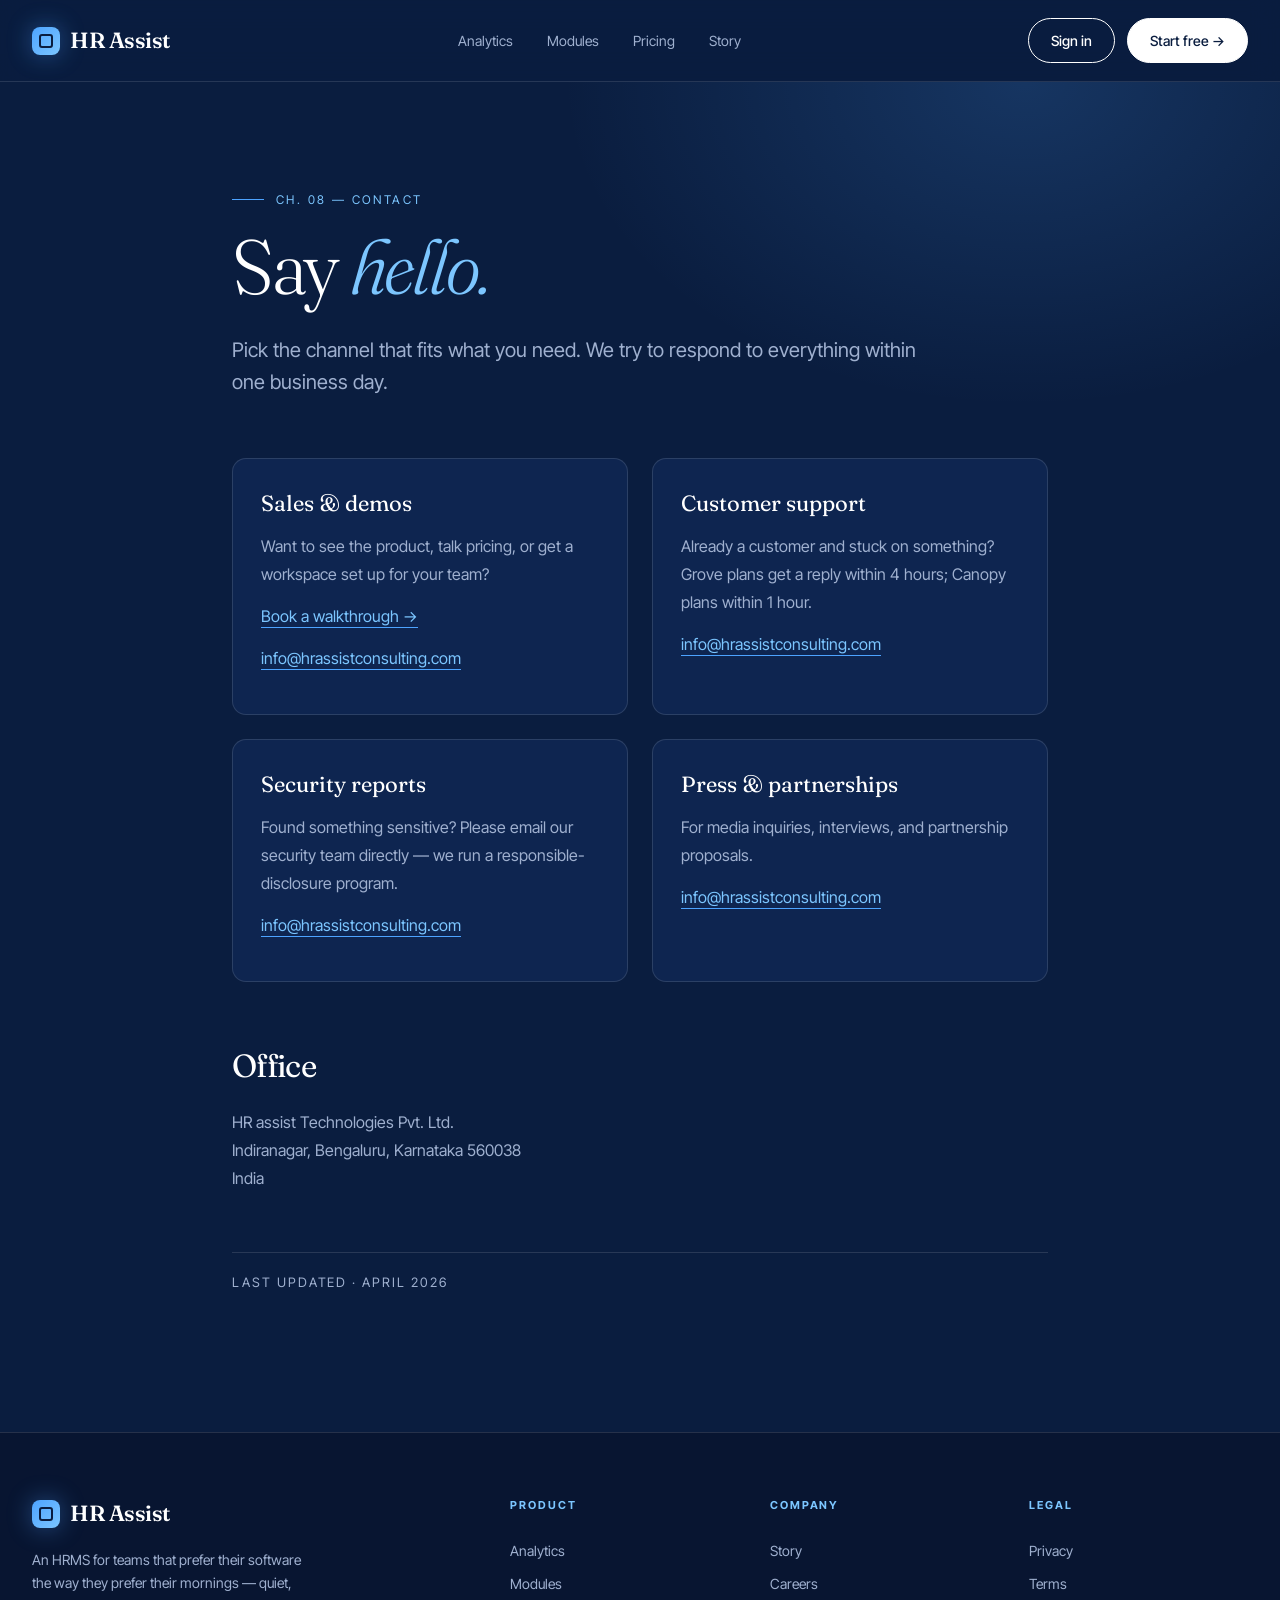
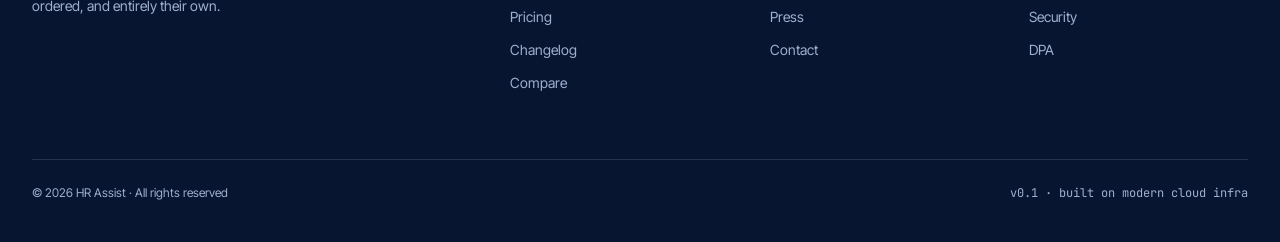
<file: contact.html>
<!doctype html>
<html lang="en-IN">
<head>
<meta charset="utf-8"/>
<meta name="viewport" content="width=device-width,initial-scale=1"/>

<!-- Primary SEO -->
<title>Contact HR Assist — sales, support and partnerships</title>
<meta name="description" content="Get in touch with HR Assist. Email info@hrassistconsulting.com for sales, support, partnerships or media. Based in Bengaluru, India."/>
<meta name="author" content="HR Assist"/>
<meta name="robots" content="index,follow,max-image-preview:large,max-snippet:-1"/>
<link rel="canonical" href="https://hrassistconsulting.com/contact.html"/>

<!-- Hreflang -->
<link rel="alternate" hreflang="en-IN" href="https://hrassistconsulting.com/contact.html"/>
<link rel="alternate" hreflang="en" href="https://hrassistconsulting.com/contact.html"/>
<link rel="alternate" hreflang="x-default" href="https://hrassistconsulting.com/contact.html"/>

<!-- Icons -->
<link rel="icon" href="/favicon.svg" type="image/svg+xml"/>
<link rel="apple-touch-icon" href="/favicon.svg"/>
<link rel="manifest" href="/site.webmanifest"/>
<meta name="theme-color" content="#0e0d0b"/>

<!-- Open Graph -->
<meta property="og:type" content="website"/>
<meta property="og:site_name" content="HR Assist"/>
<meta property="og:title" content="Contact HR Assist — sales, support and partnerships"/>
<meta property="og:description" content="Get in touch with HR Assist. Email info@hrassistconsulting.com for sales, support, partnerships or media. Based in Bengaluru, India."/>
<meta property="og:url" content="https://hrassistconsulting.com/contact.html"/>
<meta property="og:image" content="https://hrassistconsulting.com/og-image.png"/>
<meta property="og:image:width" content="1200"/>
<meta property="og:image:height" content="630"/>
<meta property="og:locale" content="en_IN"/>

<!-- Twitter -->
<meta name="twitter:card" content="summary_large_image"/>
<meta name="twitter:title" content="Contact HR Assist — sales, support and partnerships"/>
<meta name="twitter:description" content="Get in touch with HR Assist. Email info@hrassistconsulting.com for sales, support, partnerships or media. Based in Bengaluru, India."/>
<meta name="twitter:image" content="https://hrassistconsulting.com/og-image.png"/>

<!-- Fonts -->
<link rel="preconnect" href="https://fonts.googleapis.com">
<link rel="preconnect" href="https://fonts.gstatic.com" crossorigin>
<link href="https://fonts.googleapis.com/css2?family=Fraunces:opsz,wght@9..144,300..700&family=Inter+Tight:wght@300..700&family=JetBrains+Mono:wght@400;500&display=swap" rel="stylesheet">
<link rel="stylesheet" href="assets/styles.css">

<!-- Structured data -->
<script type="application/ld+json">{"@context": "https://schema.org", "@type": "BreadcrumbList", "itemListElement": [{"@type": "ListItem", "position": 1, "name": "Home", "item": "https://hrassistconsulting.com/"}, {"@type": "ListItem", "position": 2, "name": "Contact", "item": "https://hrassistconsulting.com/contact.html"}]}</script>
<script type="application/ld+json">{"@context": "https://schema.org", "@type": "ContactPage", "name": "Contact \u2014 HR Assist", "url": "https://hrassistconsulting.com/contact.html"}</script>
</head>
<body>
<nav>
  <div class="nav-inner">
    <a href="index.html" class="logo"><span class="logo-mark"></span>HR Assist</a>
    <div class="nav-links">
      <a href="index.html#analytics">Analytics</a>
      <a href="index.html#modules">Modules</a>
      <a href="index.html#pricing">Pricing</a>
      <a href="story.html">Story</a>
    </div>
    <div class="nav-cta">
      <a class="btn btn-ghost" href="#">Sign in</a>
      <a class="btn btn-primary" href="signup.html">Start free →</a>
    </div>
  </div>
</nav>
<main class="page">
  <div class="wrap">
    <div class="eyebrow">Ch. 08 — Contact</div>
    <h1 class="serif">Say <em>hello.</em></h1>
    <p class="lede">Pick the channel that fits what you need. We try to respond to everything within one business day.</p>

    <div class="contact-grid">
      <div class="contact-card">
        <h3 class="serif">Sales &amp; demos</h3>
        <p>Want to see the product, talk pricing, or get a workspace set up for your team?</p>
        <p><a class="inline" href="signup.html">Book a walkthrough →</a></p>
        <p><a class="inline" href="mailto:info@hrassistconsulting.com">info@hrassistconsulting.com</a></p>
      </div>
      <div class="contact-card">
        <h3 class="serif">Customer support</h3>
        <p>Already a customer and stuck on something? Grove plans get a reply within 4 hours; Canopy plans within 1 hour.</p>
        <p><a class="inline" href="mailto:info@hrassistconsulting.com">info@hrassistconsulting.com</a></p>
      </div>
      <div class="contact-card">
        <h3 class="serif">Security reports</h3>
        <p>Found something sensitive? Please email our security team directly — we run a responsible-disclosure program.</p>
        <p><a class="inline" href="mailto:info@hrassistconsulting.com">info@hrassistconsulting.com</a></p>
      </div>
      <div class="contact-card">
        <h3 class="serif">Press &amp; partnerships</h3>
        <p>For media inquiries, interviews, and partnership proposals.</p>
        <p><a class="inline" href="mailto:info@hrassistconsulting.com">info@hrassistconsulting.com</a></p>
      </div>
    </div>

    <h2>Office</h2>
    <p>HR assist Technologies Pvt. Ltd.<br>
    Indiranagar, Bengaluru, Karnataka 560038<br>
    India</p>

    <div class="meta">Last updated · April 2026</div>

  </div>
</main>
<footer>
  <div class="wrap">
    <div class="foot">
      <div class="foot-brand">
        <div class="logo"><span class="logo-mark"></span>HR Assist</div>
        <p>An HRMS for teams that prefer their software the way they prefer their mornings — quiet, ordered, and entirely their own.</p>
      </div>
      <div><h5>Product</h5><a href="index.html#analytics">Analytics</a><a href="index.html#modules">Modules</a><a href="index.html#pricing">Pricing</a><a href="changelog.html">Changelog</a><a href="/compare.html">Compare</a></div>
      <div><h5>Company</h5><a href="story.html">Story</a><a href="careers.html">Careers</a><a href="press.html">Press</a><a href="contact.html">Contact</a></div>
      <div><h5>Legal</h5><a href="privacy.html">Privacy</a><a href="terms.html">Terms</a><a href="security.html">Security</a><a href="dpa.html">DPA</a></div>
    </div>
    <div class="foot-bottom">
      <div>© 2026 HR Assist · All rights reserved</div>
      <div class="mono">v0.1 · built on modern cloud infra</div>
    </div>
  </div>
</footer>
<script src="assets/reveal.js"></script>
</body>
</html>
</file>
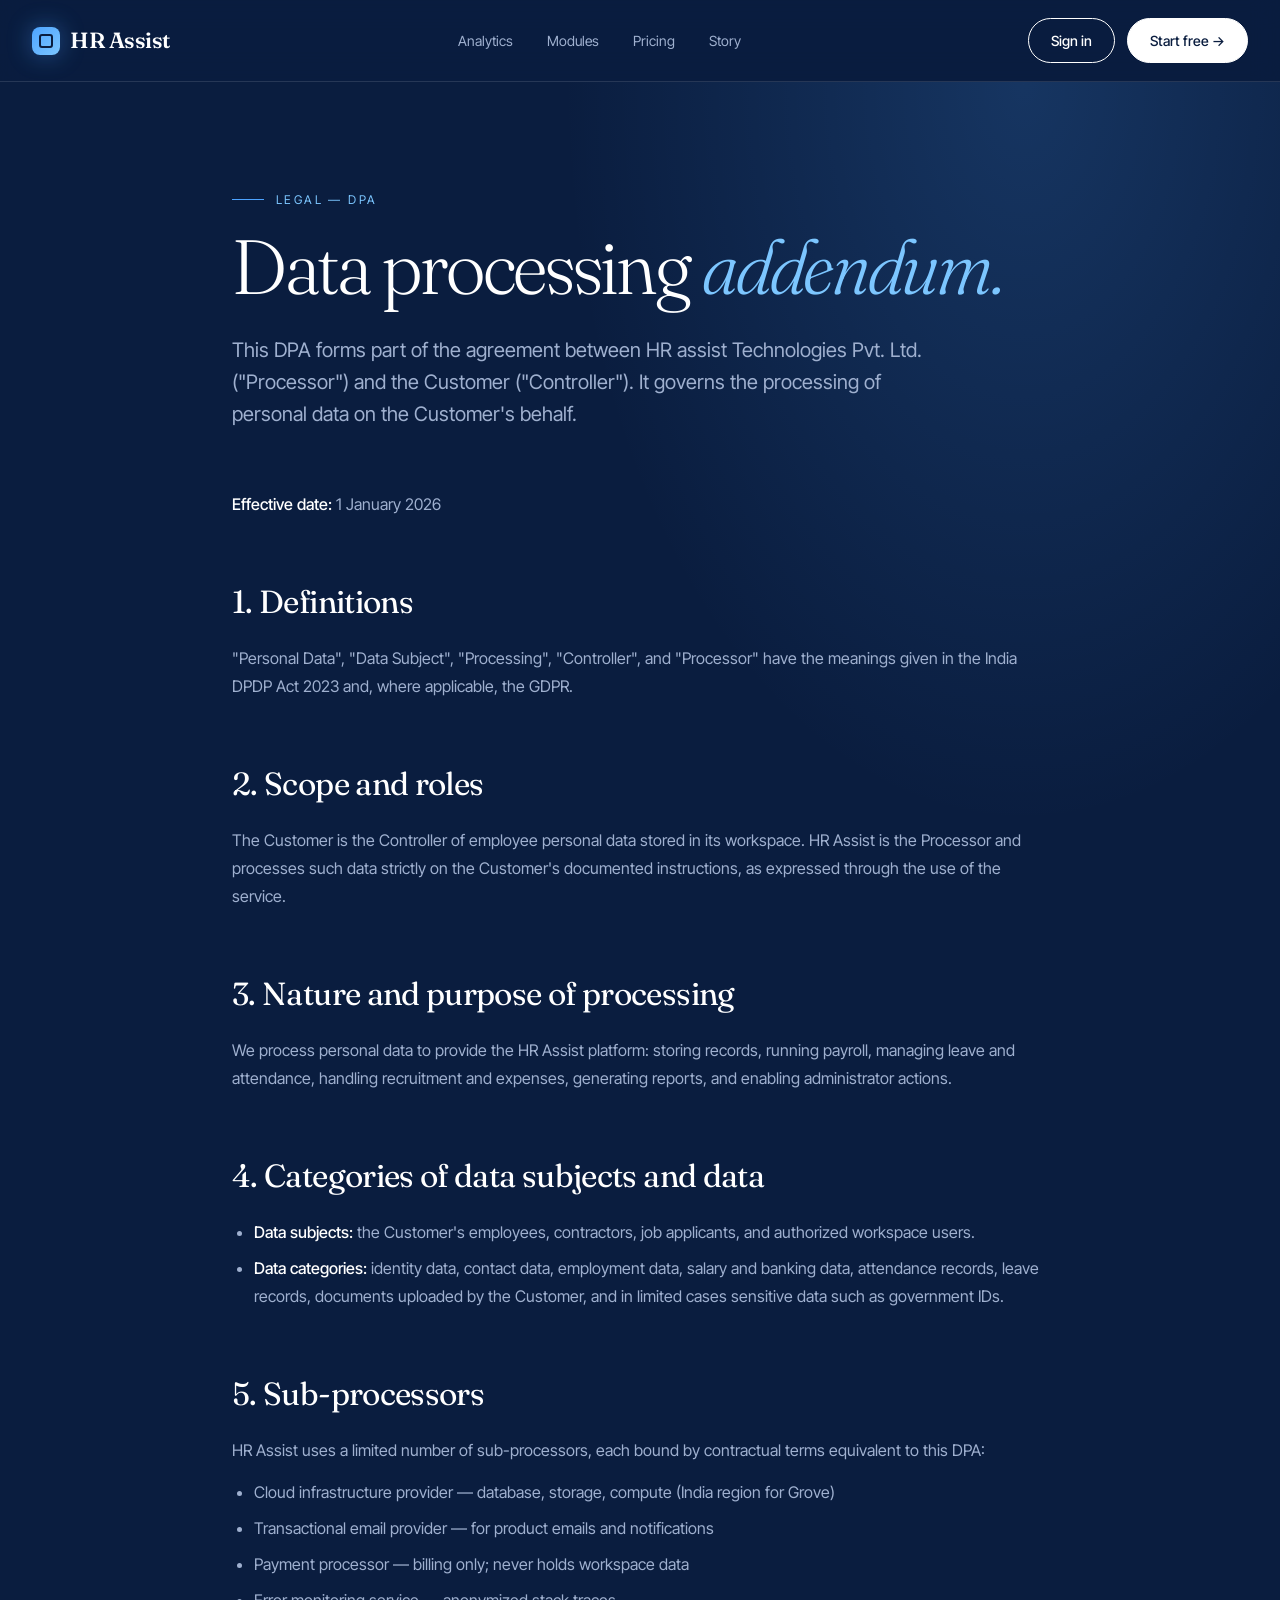
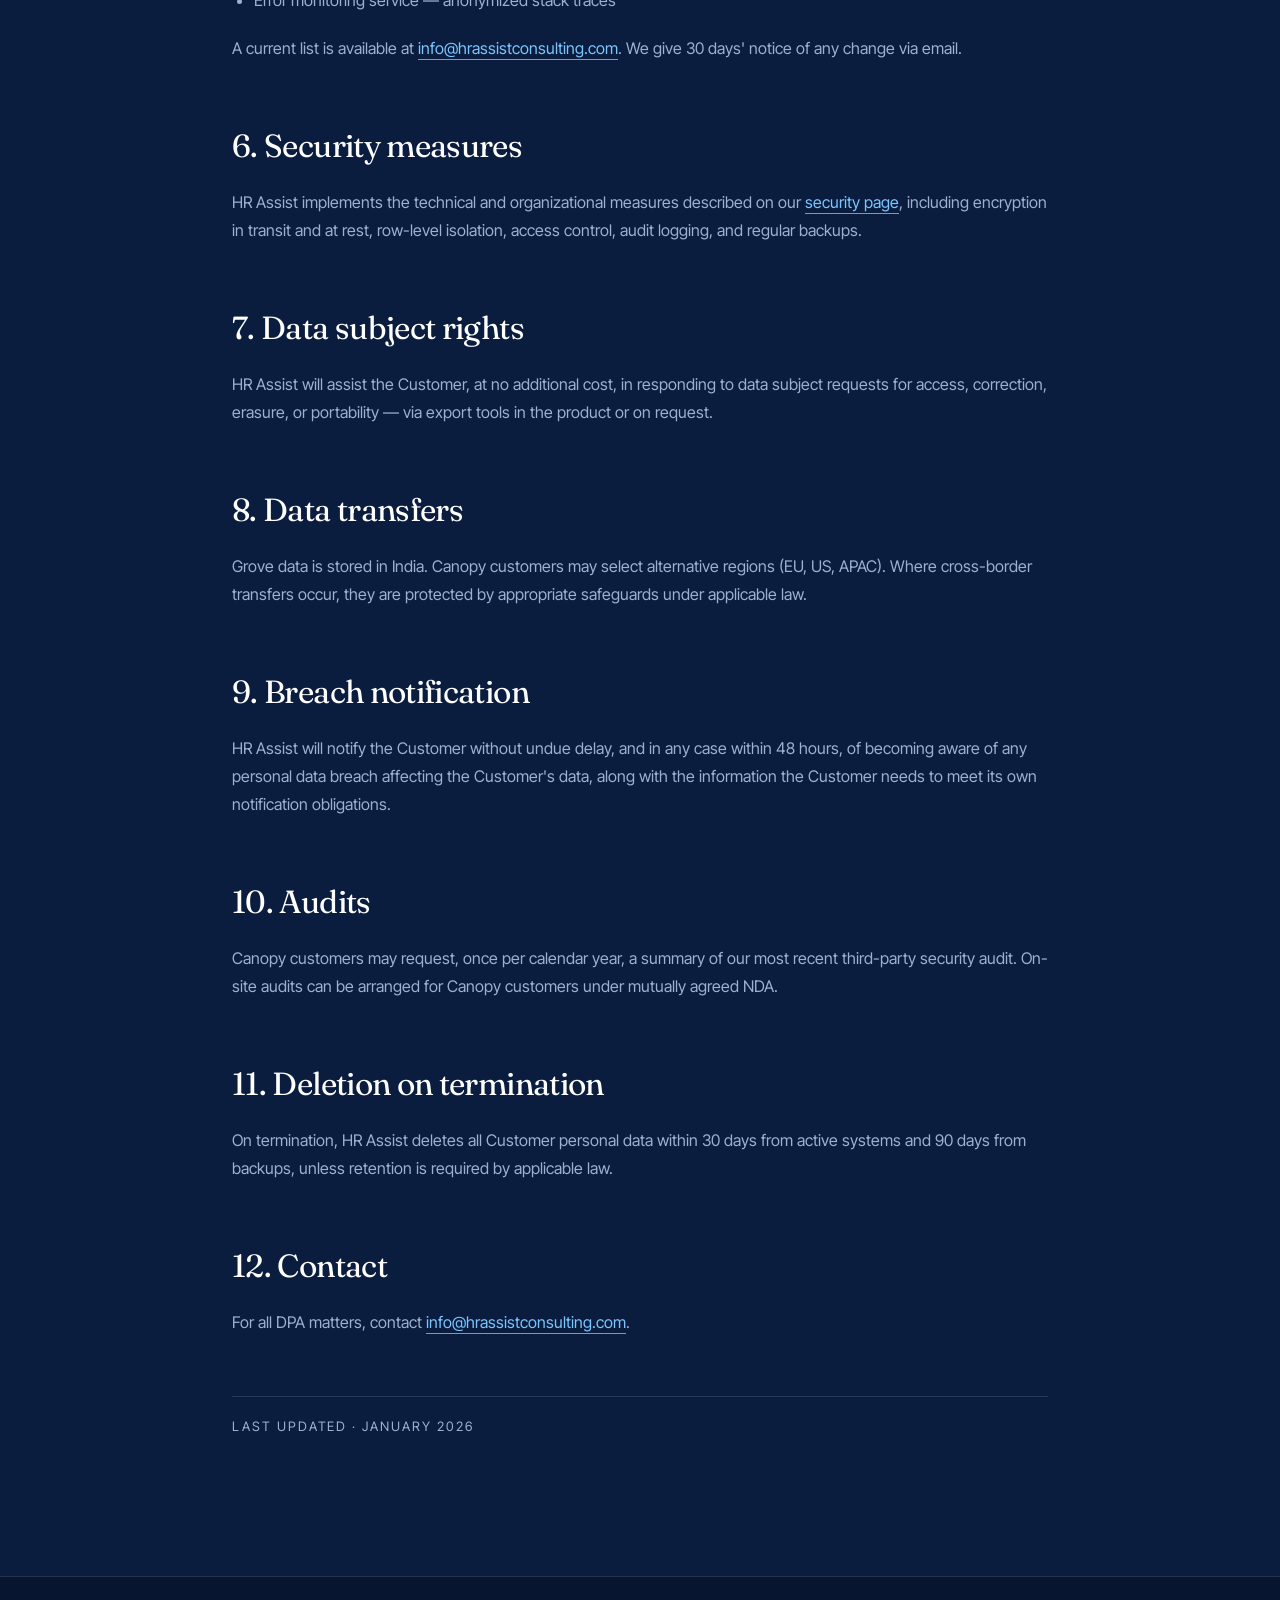
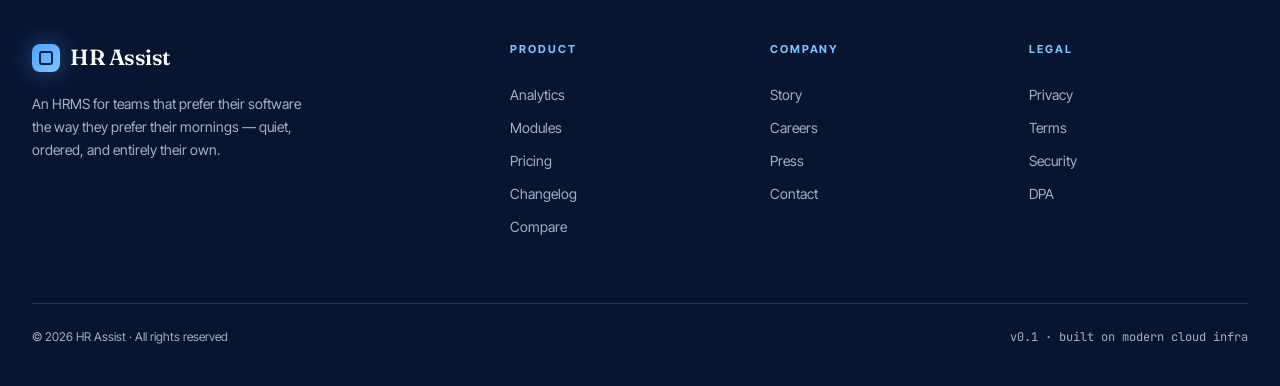
<file: dpa.html>
<!doctype html>
<html lang="en-IN">
<head>
<meta charset="utf-8"/>
<meta name="viewport" content="width=device-width,initial-scale=1"/>

<!-- Primary SEO -->
<title>Data Processing Agreement (DPA) — HR Assist</title>
<meta name="description" content="The Data Processing Addendum (DPA) for HR Assist customers. GDPR Article 28 and DPDP-compatible processing terms."/>
<meta name="author" content="HR Assist"/>
<meta name="robots" content="index,follow,max-image-preview:large,max-snippet:-1"/>
<link rel="canonical" href="https://hrassistconsulting.com/dpa.html"/>

<!-- Hreflang -->
<link rel="alternate" hreflang="en-IN" href="https://hrassistconsulting.com/dpa.html"/>
<link rel="alternate" hreflang="en" href="https://hrassistconsulting.com/dpa.html"/>
<link rel="alternate" hreflang="x-default" href="https://hrassistconsulting.com/dpa.html"/>

<!-- Icons -->
<link rel="icon" href="/favicon.svg" type="image/svg+xml"/>
<link rel="apple-touch-icon" href="/favicon.svg"/>
<link rel="manifest" href="/site.webmanifest"/>
<meta name="theme-color" content="#0e0d0b"/>

<!-- Open Graph -->
<meta property="og:type" content="article"/>
<meta property="og:site_name" content="HR Assist"/>
<meta property="og:title" content="Data Processing Agreement (DPA) — HR Assist"/>
<meta property="og:description" content="The Data Processing Addendum (DPA) for HR Assist customers. GDPR Article 28 and DPDP-compatible processing terms."/>
<meta property="og:url" content="https://hrassistconsulting.com/dpa.html"/>
<meta property="og:image" content="https://hrassistconsulting.com/og-image.png"/>
<meta property="og:image:width" content="1200"/>
<meta property="og:image:height" content="630"/>
<meta property="og:locale" content="en_IN"/>

<!-- Twitter -->
<meta name="twitter:card" content="summary_large_image"/>
<meta name="twitter:title" content="Data Processing Agreement (DPA) — HR Assist"/>
<meta name="twitter:description" content="The Data Processing Addendum (DPA) for HR Assist customers. GDPR Article 28 and DPDP-compatible processing terms."/>
<meta name="twitter:image" content="https://hrassistconsulting.com/og-image.png"/>

<!-- Fonts -->
<link rel="preconnect" href="https://fonts.googleapis.com">
<link rel="preconnect" href="https://fonts.gstatic.com" crossorigin>
<link href="https://fonts.googleapis.com/css2?family=Fraunces:opsz,wght@9..144,300..700&family=Inter+Tight:wght@300..700&family=JetBrains+Mono:wght@400;500&display=swap" rel="stylesheet">
<link rel="stylesheet" href="assets/styles.css">

<!-- Structured data -->
<script type="application/ld+json">{"@context": "https://schema.org", "@type": "BreadcrumbList", "itemListElement": [{"@type": "ListItem", "position": 1, "name": "Home", "item": "https://hrassistconsulting.com/"}, {"@type": "ListItem", "position": 2, "name": "DPA", "item": "https://hrassistconsulting.com/dpa.html"}]}</script>
</head>
<body>
<nav>
  <div class="nav-inner">
    <a href="index.html" class="logo"><span class="logo-mark"></span>HR Assist</a>
    <div class="nav-links">
      <a href="index.html#analytics">Analytics</a>
      <a href="index.html#modules">Modules</a>
      <a href="index.html#pricing">Pricing</a>
      <a href="story.html">Story</a>
    </div>
    <div class="nav-cta">
      <a class="btn btn-ghost" href="#">Sign in</a>
      <a class="btn btn-primary" href="signup.html">Start free →</a>
    </div>
  </div>
</nav>
<main class="page">
  <div class="wrap">
    <div class="eyebrow">Legal — DPA</div>
    <h1 class="serif">Data processing <em>addendum.</em></h1>
    <p class="lede">This DPA forms part of the agreement between HR assist Technologies Pvt. Ltd. ("Processor") and the Customer ("Controller"). It governs the processing of personal data on the Customer's behalf.</p>

    <p><strong>Effective date:</strong> 1 January 2026</p>

    <h2>1. Definitions</h2>
    <p>"Personal Data", "Data Subject", "Processing", "Controller", and "Processor" have the meanings given in the India DPDP Act 2023 and, where applicable, the GDPR.</p>

    <h2>2. Scope and roles</h2>
    <p>The Customer is the Controller of employee personal data stored in its workspace. HR Assist is the Processor and processes such data strictly on the Customer's documented instructions, as expressed through the use of the service.</p>

    <h2>3. Nature and purpose of processing</h2>
    <p>We process personal data to provide the HR Assist platform: storing records, running payroll, managing leave and attendance, handling recruitment and expenses, generating reports, and enabling administrator actions.</p>

    <h2>4. Categories of data subjects and data</h2>
    <ul>
      <li><strong>Data subjects:</strong> the Customer's employees, contractors, job applicants, and authorized workspace users.</li>
      <li><strong>Data categories:</strong> identity data, contact data, employment data, salary and banking data, attendance records, leave records, documents uploaded by the Customer, and in limited cases sensitive data such as government IDs.</li>
    </ul>

    <h2>5. Sub-processors</h2>
    <p>HR Assist uses a limited number of sub-processors, each bound by contractual terms equivalent to this DPA:</p>
    <ul>
      <li>Cloud infrastructure provider — database, storage, compute (India region for Grove)</li>
      <li>Transactional email provider — for product emails and notifications</li>
      <li>Payment processor — billing only; never holds workspace data</li>
      <li>Error monitoring service — anonymized stack traces</li>
    </ul>
    <p>A current list is available at <a class="inline" href="mailto:info@hrassistconsulting.com">info@hrassistconsulting.com</a>. We give 30 days' notice of any change via email.</p>

    <h2>6. Security measures</h2>
    <p>HR Assist implements the technical and organizational measures described on our <a class="inline" href="security.html">security page</a>, including encryption in transit and at rest, row-level isolation, access control, audit logging, and regular backups.</p>

    <h2>7. Data subject rights</h2>
    <p>HR Assist will assist the Customer, at no additional cost, in responding to data subject requests for access, correction, erasure, or portability — via export tools in the product or on request.</p>

    <h2>8. Data transfers</h2>
    <p>Grove data is stored in India. Canopy customers may select alternative regions (EU, US, APAC). Where cross-border transfers occur, they are protected by appropriate safeguards under applicable law.</p>

    <h2>9. Breach notification</h2>
    <p>HR Assist will notify the Customer without undue delay, and in any case within 48 hours, of becoming aware of any personal data breach affecting the Customer's data, along with the information the Customer needs to meet its own notification obligations.</p>

    <h2>10. Audits</h2>
    <p>Canopy customers may request, once per calendar year, a summary of our most recent third-party security audit. On-site audits can be arranged for Canopy customers under mutually agreed NDA.</p>

    <h2>11. Deletion on termination</h2>
    <p>On termination, HR Assist deletes all Customer personal data within 30 days from active systems and 90 days from backups, unless retention is required by applicable law.</p>

    <h2>12. Contact</h2>
    <p>For all DPA matters, contact <a class="inline" href="mailto:info@hrassistconsulting.com">info@hrassistconsulting.com</a>.</p>

    <div class="meta">Last updated · January 2026</div>

  </div>
</main>
<footer>
  <div class="wrap">
    <div class="foot">
      <div class="foot-brand">
        <div class="logo"><span class="logo-mark"></span>HR Assist</div>
        <p>An HRMS for teams that prefer their software the way they prefer their mornings — quiet, ordered, and entirely their own.</p>
      </div>
      <div><h5>Product</h5><a href="index.html#analytics">Analytics</a><a href="index.html#modules">Modules</a><a href="index.html#pricing">Pricing</a><a href="changelog.html">Changelog</a><a href="/compare.html">Compare</a></div>
      <div><h5>Company</h5><a href="story.html">Story</a><a href="careers.html">Careers</a><a href="press.html">Press</a><a href="contact.html">Contact</a></div>
      <div><h5>Legal</h5><a href="privacy.html">Privacy</a><a href="terms.html">Terms</a><a href="security.html">Security</a><a href="dpa.html">DPA</a></div>
    </div>
    <div class="foot-bottom">
      <div>© 2026 HR Assist · All rights reserved</div>
      <div class="mono">v0.1 · built on modern cloud infra</div>
    </div>
  </div>
</footer>
<script src="assets/reveal.js"></script>
</body>
</html>
</file>
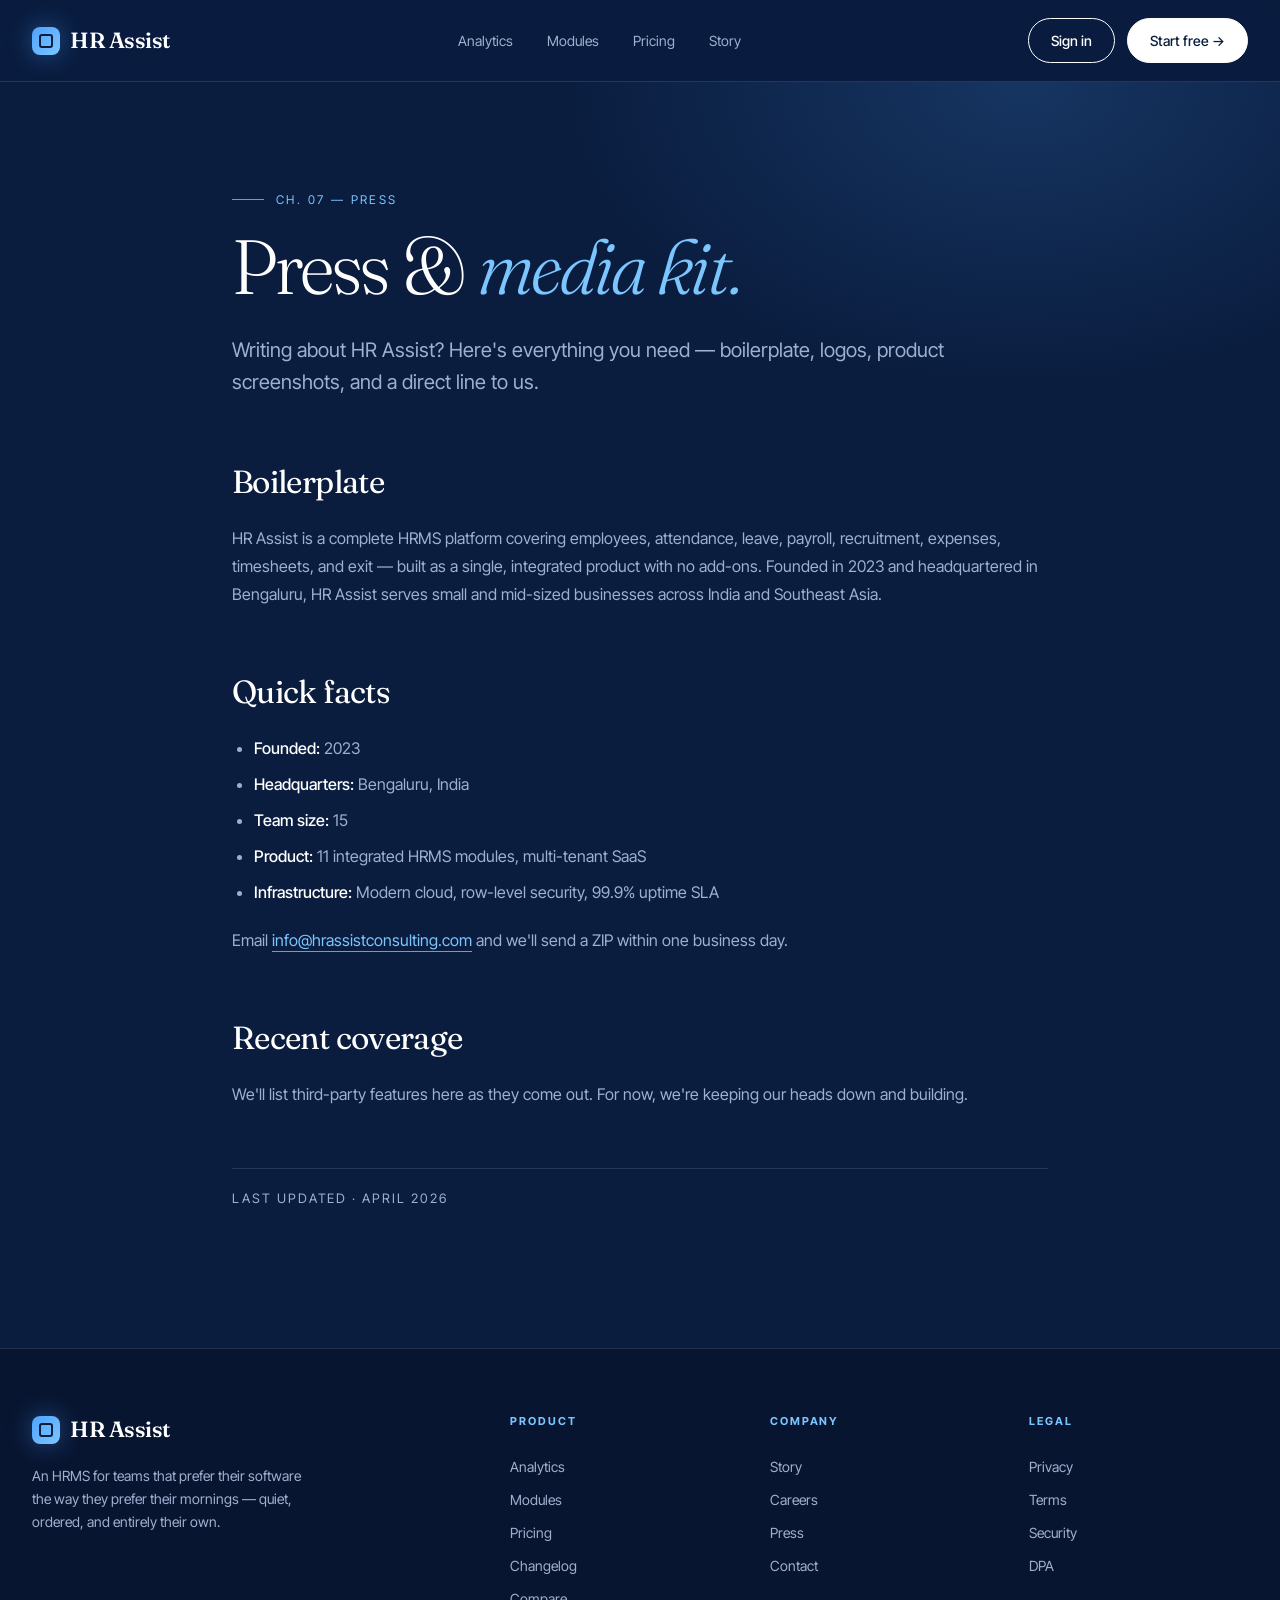
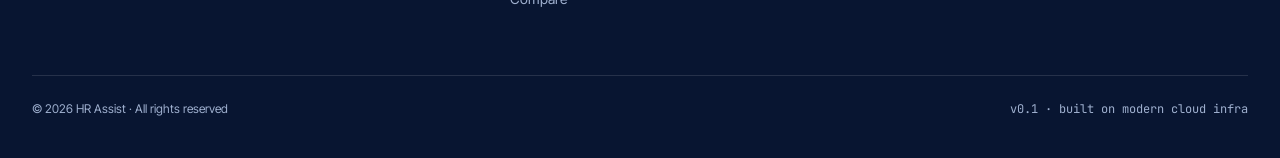
<file: press.html>
<!doctype html>
<html lang="en-IN">
<head>
<meta charset="utf-8"/>
<meta name="viewport" content="width=device-width,initial-scale=1"/>

<!-- Primary SEO -->
<title>Press kit — logos, brand assets and media coverage | HR Assist</title>
<meta name="description" content="Press kit for HR Assist. Download the logo, read our brand story, and find media coverage. Press contact: info@hrassistconsulting.com."/>
<meta name="author" content="HR Assist"/>
<meta name="robots" content="index,follow,max-image-preview:large,max-snippet:-1"/>
<link rel="canonical" href="https://hrassistconsulting.com/press.html"/>

<!-- Hreflang -->
<link rel="alternate" hreflang="en-IN" href="https://hrassistconsulting.com/press.html"/>
<link rel="alternate" hreflang="en" href="https://hrassistconsulting.com/press.html"/>
<link rel="alternate" hreflang="x-default" href="https://hrassistconsulting.com/press.html"/>

<!-- Icons -->
<link rel="icon" href="/favicon.svg" type="image/svg+xml"/>
<link rel="apple-touch-icon" href="/favicon.svg"/>
<link rel="manifest" href="/site.webmanifest"/>
<meta name="theme-color" content="#0e0d0b"/>

<!-- Open Graph -->
<meta property="og:type" content="website"/>
<meta property="og:site_name" content="HR Assist"/>
<meta property="og:title" content="Press kit — logos, brand assets and media coverage | HR Assist"/>
<meta property="og:description" content="Press kit for HR Assist. Download the logo, read our brand story, and find media coverage. Press contact: info@hrassistconsulting.com."/>
<meta property="og:url" content="https://hrassistconsulting.com/press.html"/>
<meta property="og:image" content="https://hrassistconsulting.com/og-image.png"/>
<meta property="og:image:width" content="1200"/>
<meta property="og:image:height" content="630"/>
<meta property="og:locale" content="en_IN"/>

<!-- Twitter -->
<meta name="twitter:card" content="summary_large_image"/>
<meta name="twitter:title" content="Press kit — logos, brand assets and media coverage | HR Assist"/>
<meta name="twitter:description" content="Press kit for HR Assist. Download the logo, read our brand story, and find media coverage. Press contact: info@hrassistconsulting.com."/>
<meta name="twitter:image" content="https://hrassistconsulting.com/og-image.png"/>

<!-- Fonts -->
<link rel="preconnect" href="https://fonts.googleapis.com">
<link rel="preconnect" href="https://fonts.gstatic.com" crossorigin>
<link href="https://fonts.googleapis.com/css2?family=Fraunces:opsz,wght@9..144,300..700&family=Inter+Tight:wght@300..700&family=JetBrains+Mono:wght@400;500&display=swap" rel="stylesheet">
<link rel="stylesheet" href="assets/styles.css">

<!-- Structured data -->
<script type="application/ld+json">{"@context": "https://schema.org", "@type": "BreadcrumbList", "itemListElement": [{"@type": "ListItem", "position": 1, "name": "Home", "item": "https://hrassistconsulting.com/"}, {"@type": "ListItem", "position": 2, "name": "Press", "item": "https://hrassistconsulting.com/press.html"}]}</script>
</head>
<body>
<nav>
  <div class="nav-inner">
    <a href="index.html" class="logo"><span class="logo-mark"></span>HR Assist</a>
    <div class="nav-links">
      <a href="index.html#analytics">Analytics</a>
      <a href="index.html#modules">Modules</a>
      <a href="index.html#pricing">Pricing</a>
      <a href="story.html">Story</a>
    </div>
    <div class="nav-cta">
      <a class="btn btn-ghost" href="#">Sign in</a>
      <a class="btn btn-primary" href="signup.html">Start free →</a>
    </div>
  </div>
</nav>
<main class="page">
  <div class="wrap">
    <div class="eyebrow">Ch. 07 — Press</div>
    <h1 class="serif">Press &amp; <em>media kit.</em></h1>
    <p class="lede">Writing about HR Assist? Here's everything you need — boilerplate, logos, product screenshots, and a direct line to us.</p>

    <h2>Boilerplate</h2>
    <p>HR Assist is a complete HRMS platform covering employees, attendance, leave, payroll, recruitment, expenses, timesheets, and exit — built as a single, integrated product with no add-ons. Founded in 2023 and headquartered in Bengaluru, HR Assist serves small and mid-sized businesses across India and Southeast Asia.</p>

    <h2>Quick facts</h2>
    <ul>
      <li><strong>Founded:</strong> 2023</li>
      <li><strong>Headquarters:</strong> Bengaluru, India</li>
      <li><strong>Team size:</strong> 15</li>
      <li><strong>Product:</strong> 11 integrated HRMS modules, multi-tenant SaaS</li>
      <li><strong>Infrastructure:</strong> Modern cloud, row-level security, 99.9% uptime SLA</li>
    </ul>

    </ul>
    <p>Email <a class="inline" href="mailto:info@hrassistconsulting.com">info@hrassistconsulting.com</a> and we'll send a ZIP within one business day.</p>

    <h2>Recent coverage</h2>
    <p>We'll list third-party features here as they come out. For now, we're keeping our heads down and building.</p>

    <div class="meta">Last updated · April 2026</div>

  </div>
</main>
<footer>
  <div class="wrap">
    <div class="foot">
      <div class="foot-brand">
        <div class="logo"><span class="logo-mark"></span>HR Assist</div>
        <p>An HRMS for teams that prefer their software the way they prefer their mornings — quiet, ordered, and entirely their own.</p>
      </div>
      <div><h5>Product</h5><a href="index.html#analytics">Analytics</a><a href="index.html#modules">Modules</a><a href="index.html#pricing">Pricing</a><a href="changelog.html">Changelog</a><a href="/compare.html">Compare</a></div>
      <div><h5>Company</h5><a href="story.html">Story</a><a href="careers.html">Careers</a><a href="press.html">Press</a><a href="contact.html">Contact</a></div>
      <div><h5>Legal</h5><a href="privacy.html">Privacy</a><a href="terms.html">Terms</a><a href="security.html">Security</a><a href="dpa.html">DPA</a></div>
    </div>
    <div class="foot-bottom">
      <div>© 2026 HR Assist · All rights reserved</div>
      <div class="mono">v0.1 · built on modern cloud infra</div>
    </div>
  </div>
</footer>
<script src="assets/reveal.js"></script>
</body>
</html>
</file>
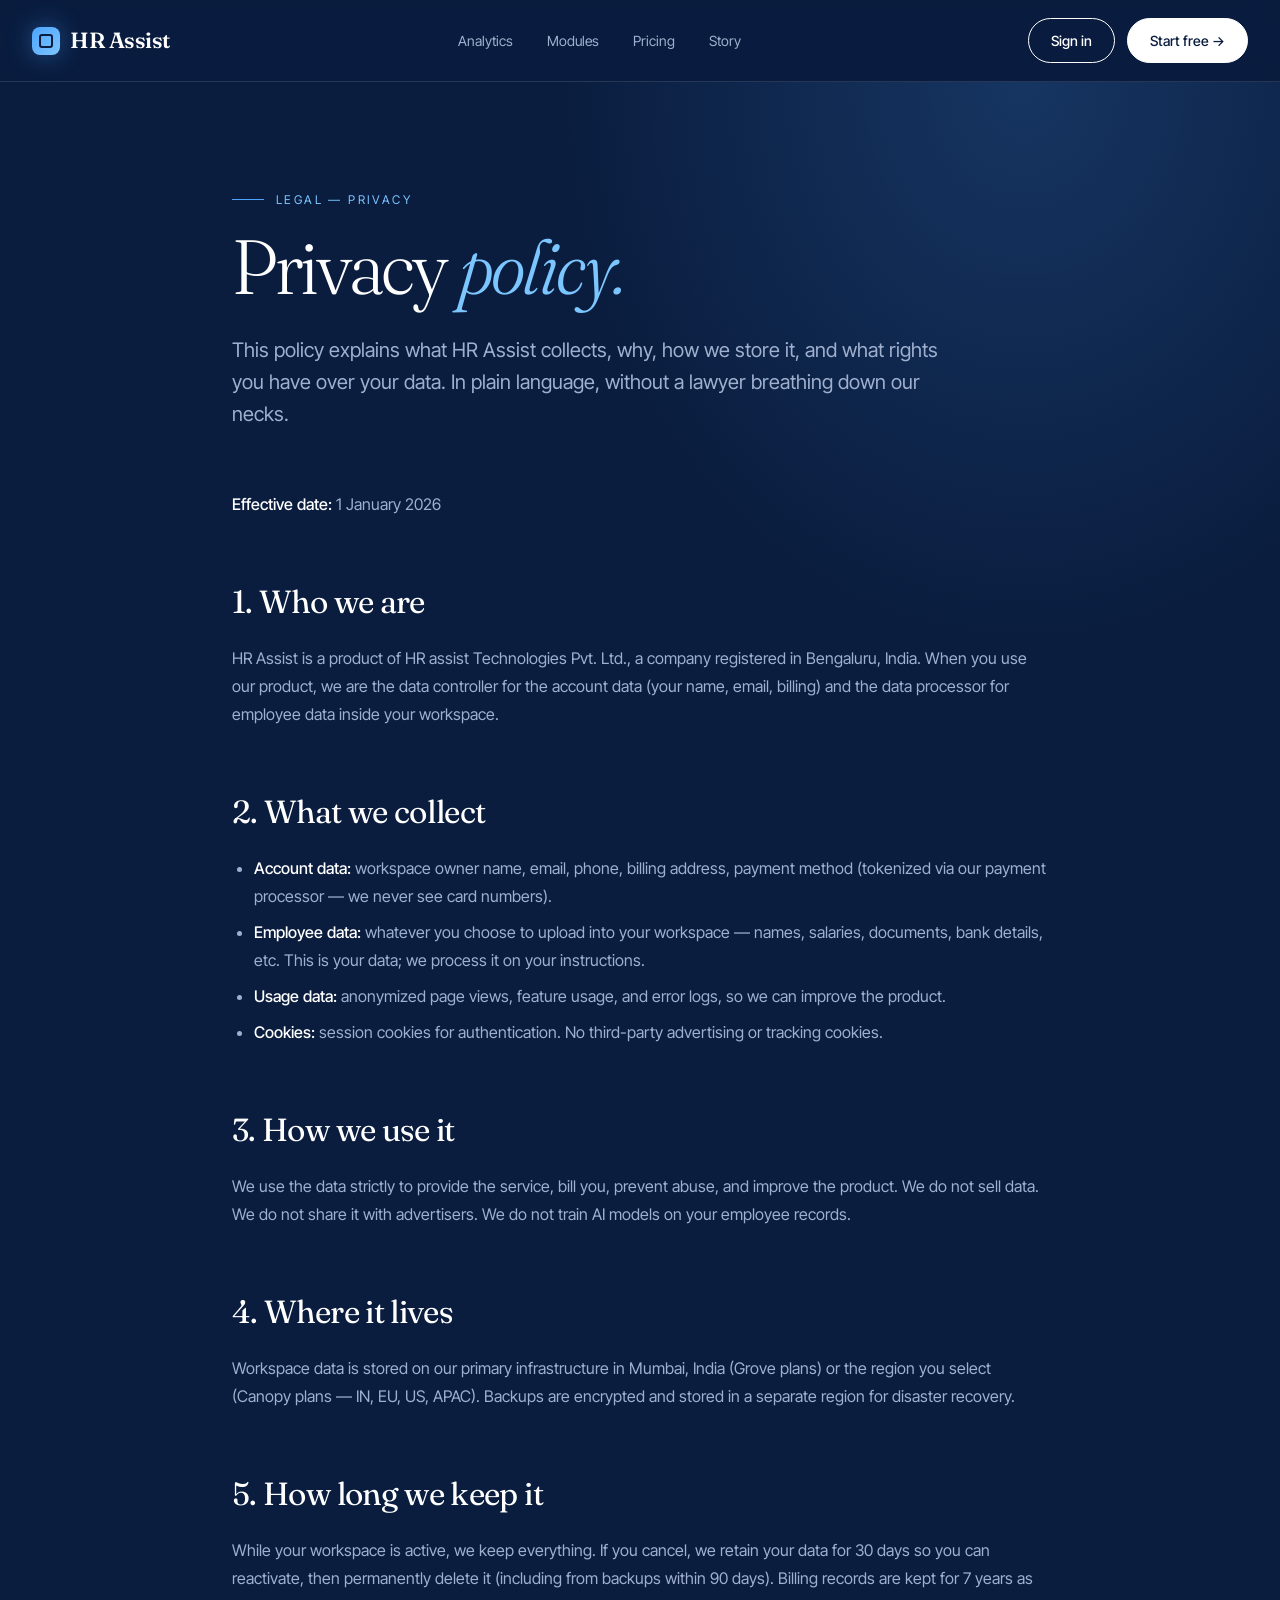
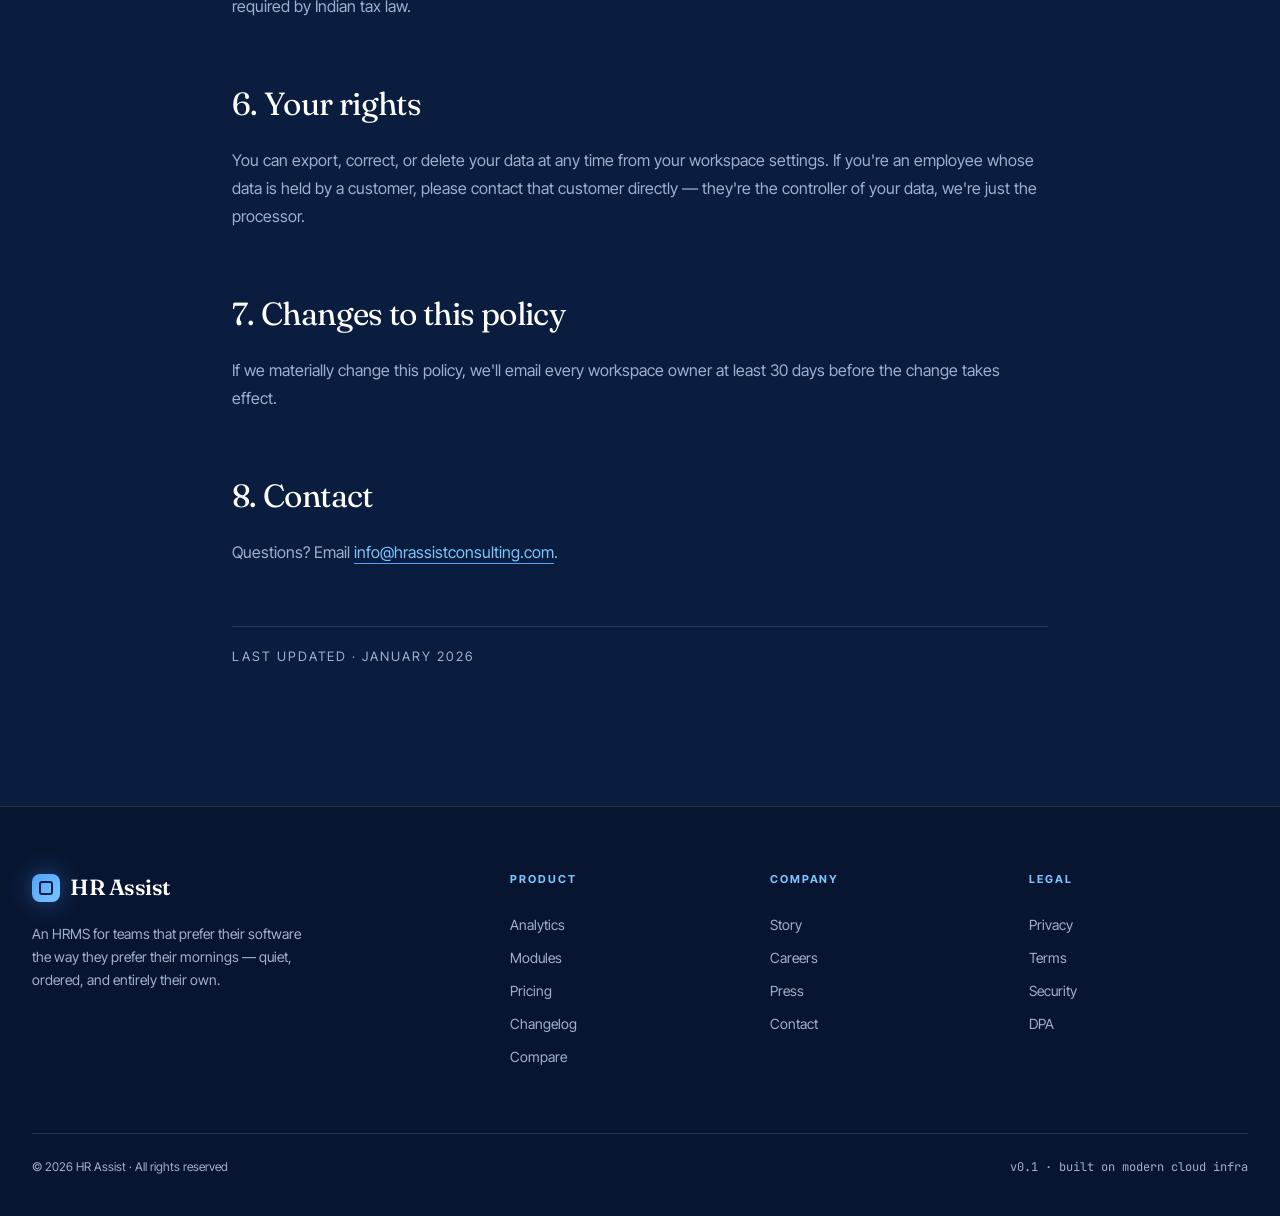
<file: privacy.html>
<!doctype html>
<html lang="en-IN">
<head>
<meta charset="utf-8"/>
<meta name="viewport" content="width=device-width,initial-scale=1"/>

<!-- Primary SEO -->
<title>Privacy policy — how HR Assist handles your data</title>
<meta name="description" content="How HR Assist collects, uses, stores and protects your data. Plain-language privacy policy compliant with India's DPDP Act and GDPR."/>
<meta name="author" content="HR Assist"/>
<meta name="robots" content="index,follow,max-image-preview:large,max-snippet:-1"/>
<link rel="canonical" href="https://hrassistconsulting.com/privacy.html"/>

<!-- Hreflang -->
<link rel="alternate" hreflang="en-IN" href="https://hrassistconsulting.com/privacy.html"/>
<link rel="alternate" hreflang="en" href="https://hrassistconsulting.com/privacy.html"/>
<link rel="alternate" hreflang="x-default" href="https://hrassistconsulting.com/privacy.html"/>

<!-- Icons -->
<link rel="icon" href="/favicon.svg" type="image/svg+xml"/>
<link rel="apple-touch-icon" href="/favicon.svg"/>
<link rel="manifest" href="/site.webmanifest"/>
<meta name="theme-color" content="#0e0d0b"/>

<!-- Open Graph -->
<meta property="og:type" content="article"/>
<meta property="og:site_name" content="HR Assist"/>
<meta property="og:title" content="Privacy policy — how HR Assist handles your data"/>
<meta property="og:description" content="How HR Assist collects, uses, stores and protects your data. Plain-language privacy policy compliant with India's DPDP Act and GDPR."/>
<meta property="og:url" content="https://hrassistconsulting.com/privacy.html"/>
<meta property="og:image" content="https://hrassistconsulting.com/og-image.png"/>
<meta property="og:image:width" content="1200"/>
<meta property="og:image:height" content="630"/>
<meta property="og:locale" content="en_IN"/>

<!-- Twitter -->
<meta name="twitter:card" content="summary_large_image"/>
<meta name="twitter:title" content="Privacy policy — how HR Assist handles your data"/>
<meta name="twitter:description" content="How HR Assist collects, uses, stores and protects your data. Plain-language privacy policy compliant with India's DPDP Act and GDPR."/>
<meta name="twitter:image" content="https://hrassistconsulting.com/og-image.png"/>

<!-- Fonts -->
<link rel="preconnect" href="https://fonts.googleapis.com">
<link rel="preconnect" href="https://fonts.gstatic.com" crossorigin>
<link href="https://fonts.googleapis.com/css2?family=Fraunces:opsz,wght@9..144,300..700&family=Inter+Tight:wght@300..700&family=JetBrains+Mono:wght@400;500&display=swap" rel="stylesheet">
<link rel="stylesheet" href="assets/styles.css">

<!-- Structured data -->
<script type="application/ld+json">{"@context": "https://schema.org", "@type": "BreadcrumbList", "itemListElement": [{"@type": "ListItem", "position": 1, "name": "Home", "item": "https://hrassistconsulting.com/"}, {"@type": "ListItem", "position": 2, "name": "Privacy", "item": "https://hrassistconsulting.com/privacy.html"}]}</script>
</head>
<body>
<nav>
  <div class="nav-inner">
    <a href="index.html" class="logo"><span class="logo-mark"></span>HR Assist</a>
    <div class="nav-links">
      <a href="index.html#analytics">Analytics</a>
      <a href="index.html#modules">Modules</a>
      <a href="index.html#pricing">Pricing</a>
      <a href="story.html">Story</a>
    </div>
    <div class="nav-cta">
      <a class="btn btn-ghost" href="#">Sign in</a>
      <a class="btn btn-primary" href="signup.html">Start free →</a>
    </div>
  </div>
</nav>
<main class="page">
  <div class="wrap">
    <div class="eyebrow">Legal — Privacy</div>
    <h1 class="serif">Privacy <em>policy.</em></h1>
    <p class="lede">This policy explains what HR Assist collects, why, how we store it, and what rights you have over your data. In plain language, without a lawyer breathing down our necks.</p>

    <p><strong>Effective date:</strong> 1 January 2026</p>

    <h2>1. Who we are</h2>
    <p>HR Assist is a product of HR assist Technologies Pvt. Ltd., a company registered in Bengaluru, India. When you use our product, we are the data controller for the account data (your name, email, billing) and the data processor for employee data inside your workspace.</p>

    <h2>2. What we collect</h2>
    <ul>
      <li><strong>Account data:</strong> workspace owner name, email, phone, billing address, payment method (tokenized via our payment processor — we never see card numbers).</li>
      <li><strong>Employee data:</strong> whatever you choose to upload into your workspace — names, salaries, documents, bank details, etc. This is your data; we process it on your instructions.</li>
      <li><strong>Usage data:</strong> anonymized page views, feature usage, and error logs, so we can improve the product.</li>
      <li><strong>Cookies:</strong> session cookies for authentication. No third-party advertising or tracking cookies.</li>
    </ul>

    <h2>3. How we use it</h2>
    <p>We use the data strictly to provide the service, bill you, prevent abuse, and improve the product. We do not sell data. We do not share it with advertisers. We do not train AI models on your employee records.</p>

    <h2>4. Where it lives</h2>
    <p>Workspace data is stored on our primary infrastructure in Mumbai, India (Grove plans) or the region you select (Canopy plans — IN, EU, US, APAC). Backups are encrypted and stored in a separate region for disaster recovery.</p>

    <h2>5. How long we keep it</h2>
    <p>While your workspace is active, we keep everything. If you cancel, we retain your data for 30 days so you can reactivate, then permanently delete it (including from backups within 90 days). Billing records are kept for 7 years as required by Indian tax law.</p>

    <h2>6. Your rights</h2>
    <p>You can export, correct, or delete your data at any time from your workspace settings. If you're an employee whose data is held by a customer, please contact that customer directly — they're the controller of your data, we're just the processor.</p>

    <h2>7. Changes to this policy</h2>
    <p>If we materially change this policy, we'll email every workspace owner at least 30 days before the change takes effect.</p>

    <h2>8. Contact</h2>
    <p>Questions? Email <a class="inline" href="mailto:info@hrassistconsulting.com">info@hrassistconsulting.com</a>.</p>

    <div class="meta">Last updated · January 2026</div>

  </div>
</main>
<footer>
  <div class="wrap">
    <div class="foot">
      <div class="foot-brand">
        <div class="logo"><span class="logo-mark"></span>HR Assist</div>
        <p>An HRMS for teams that prefer their software the way they prefer their mornings — quiet, ordered, and entirely their own.</p>
      </div>
      <div><h5>Product</h5><a href="index.html#analytics">Analytics</a><a href="index.html#modules">Modules</a><a href="index.html#pricing">Pricing</a><a href="changelog.html">Changelog</a><a href="/compare.html">Compare</a></div>
      <div><h5>Company</h5><a href="story.html">Story</a><a href="careers.html">Careers</a><a href="press.html">Press</a><a href="contact.html">Contact</a></div>
      <div><h5>Legal</h5><a href="privacy.html">Privacy</a><a href="terms.html">Terms</a><a href="security.html">Security</a><a href="dpa.html">DPA</a></div>
    </div>
    <div class="foot-bottom">
      <div>© 2026 HR Assist · All rights reserved</div>
      <div class="mono">v0.1 · built on modern cloud infra</div>
    </div>
  </div>
</footer>
<script src="assets/reveal.js"></script>
</body>
</html>
</file>
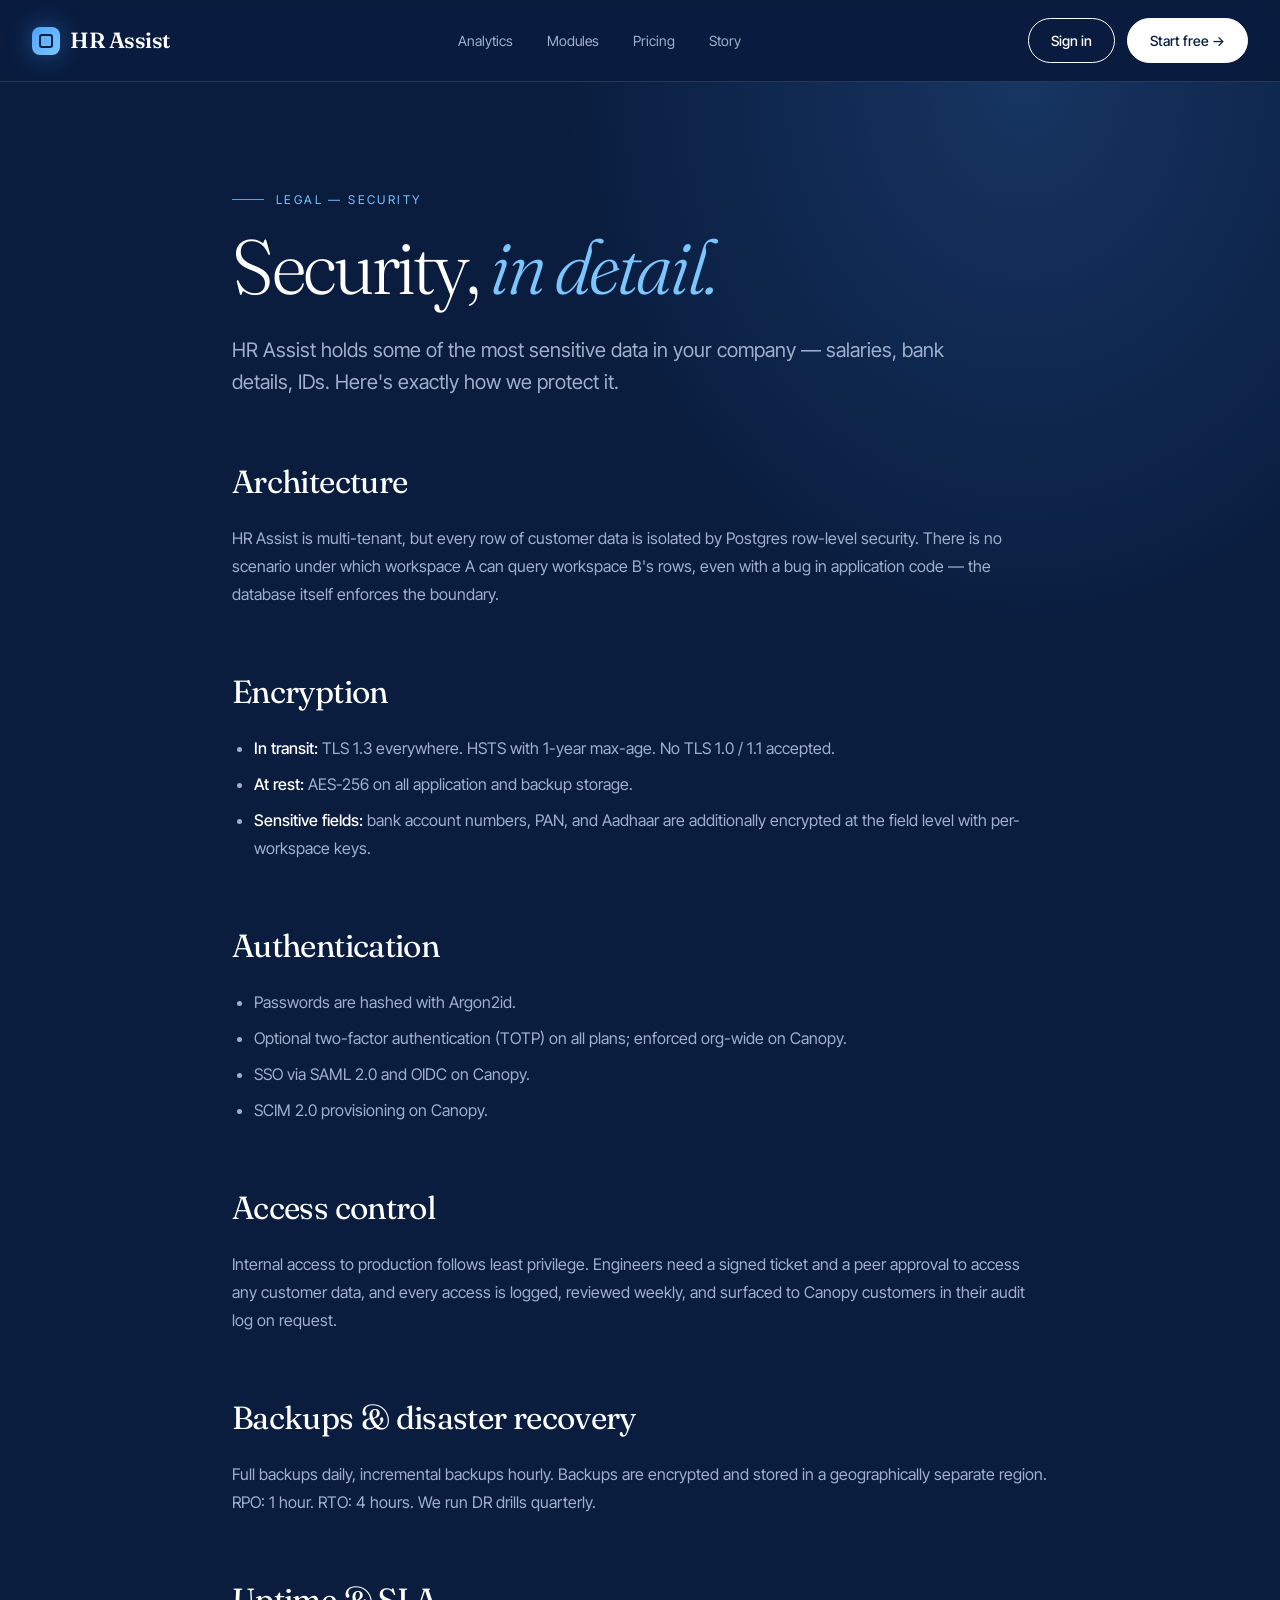
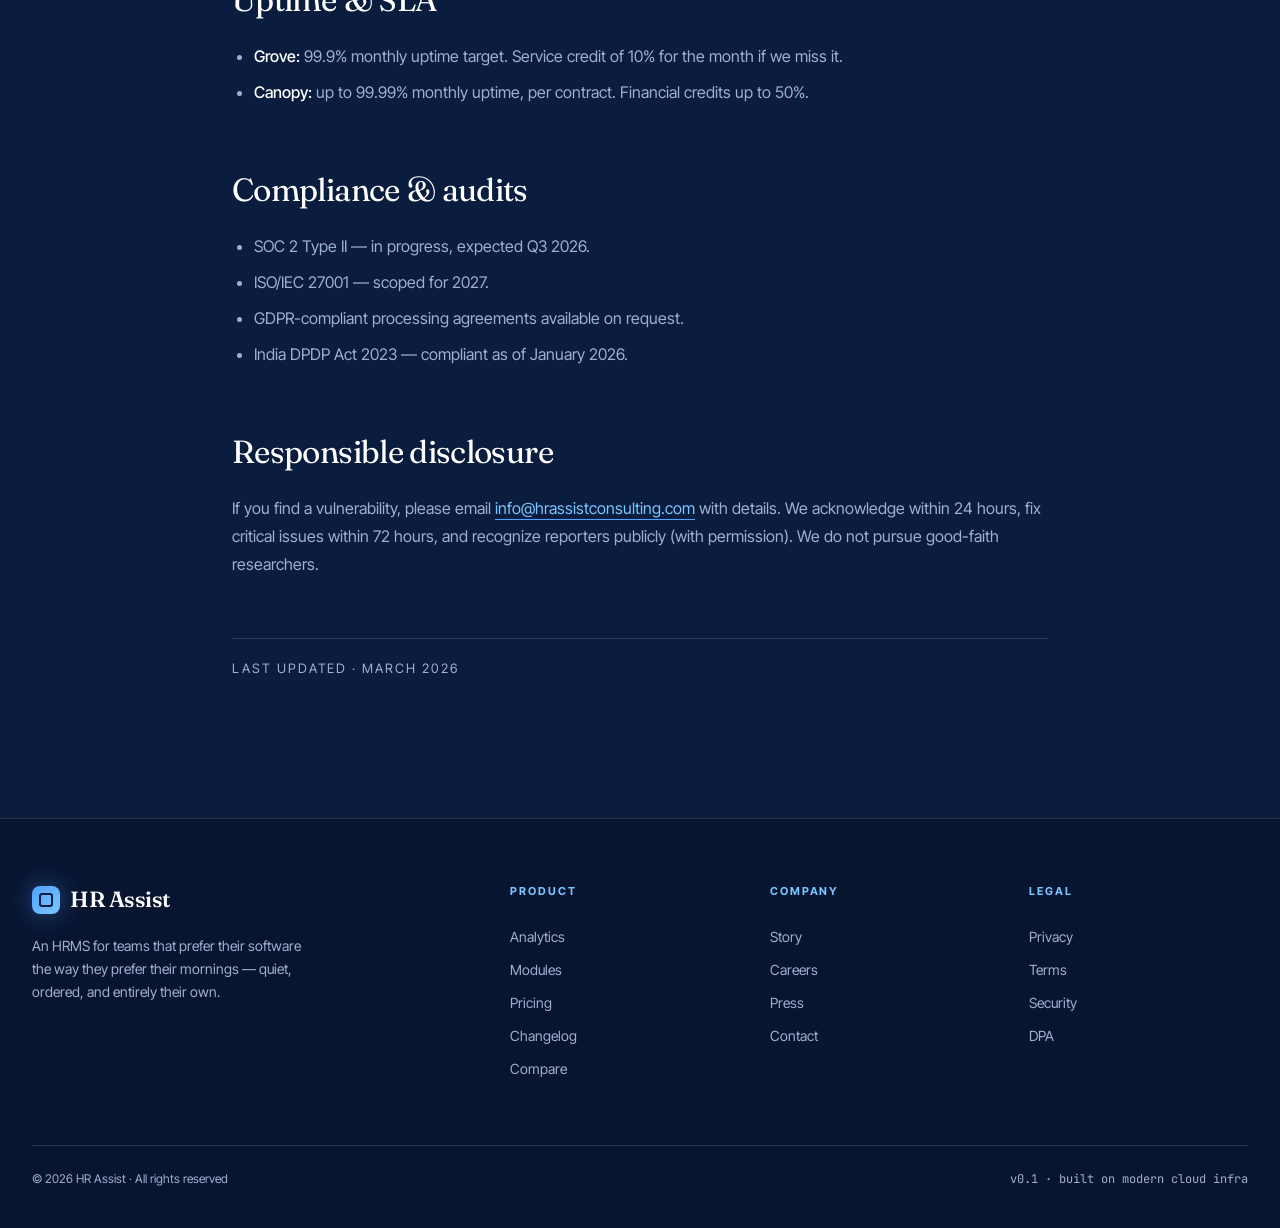
<file: security.html>
<!doctype html>
<html lang="en-IN">
<head>
<meta charset="utf-8"/>
<meta name="viewport" content="width=device-width,initial-scale=1"/>

<!-- Primary SEO -->
<title>Security at HR Assist — encryption, isolation, compliance</title>
<meta name="description" content="How HR Assist secures your data. Multi-tenant row-level security, encryption in transit and at rest, audit logs, and compliance posture."/>
<meta name="author" content="HR Assist"/>
<meta name="robots" content="index,follow,max-image-preview:large,max-snippet:-1"/>
<link rel="canonical" href="https://hrassistconsulting.com/security.html"/>

<!-- Hreflang -->
<link rel="alternate" hreflang="en-IN" href="https://hrassistconsulting.com/security.html"/>
<link rel="alternate" hreflang="en" href="https://hrassistconsulting.com/security.html"/>
<link rel="alternate" hreflang="x-default" href="https://hrassistconsulting.com/security.html"/>

<!-- Icons -->
<link rel="icon" href="/favicon.svg" type="image/svg+xml"/>
<link rel="apple-touch-icon" href="/favicon.svg"/>
<link rel="manifest" href="/site.webmanifest"/>
<meta name="theme-color" content="#0e0d0b"/>

<!-- Open Graph -->
<meta property="og:type" content="article"/>
<meta property="og:site_name" content="HR Assist"/>
<meta property="og:title" content="Security at HR Assist — encryption, isolation, compliance"/>
<meta property="og:description" content="How HR Assist secures your data. Multi-tenant row-level security, encryption in transit and at rest, audit logs, and compliance posture."/>
<meta property="og:url" content="https://hrassistconsulting.com/security.html"/>
<meta property="og:image" content="https://hrassistconsulting.com/og-image.png"/>
<meta property="og:image:width" content="1200"/>
<meta property="og:image:height" content="630"/>
<meta property="og:locale" content="en_IN"/>

<!-- Twitter -->
<meta name="twitter:card" content="summary_large_image"/>
<meta name="twitter:title" content="Security at HR Assist — encryption, isolation, compliance"/>
<meta name="twitter:description" content="How HR Assist secures your data. Multi-tenant row-level security, encryption in transit and at rest, audit logs, and compliance posture."/>
<meta name="twitter:image" content="https://hrassistconsulting.com/og-image.png"/>

<!-- Fonts -->
<link rel="preconnect" href="https://fonts.googleapis.com">
<link rel="preconnect" href="https://fonts.gstatic.com" crossorigin>
<link href="https://fonts.googleapis.com/css2?family=Fraunces:opsz,wght@9..144,300..700&family=Inter+Tight:wght@300..700&family=JetBrains+Mono:wght@400;500&display=swap" rel="stylesheet">
<link rel="stylesheet" href="assets/styles.css">

<!-- Structured data -->
<script type="application/ld+json">{"@context": "https://schema.org", "@type": "BreadcrumbList", "itemListElement": [{"@type": "ListItem", "position": 1, "name": "Home", "item": "https://hrassistconsulting.com/"}, {"@type": "ListItem", "position": 2, "name": "Security", "item": "https://hrassistconsulting.com/security.html"}]}</script>
</head>
<body>
<nav>
  <div class="nav-inner">
    <a href="index.html" class="logo"><span class="logo-mark"></span>HR Assist</a>
    <div class="nav-links">
      <a href="index.html#analytics">Analytics</a>
      <a href="index.html#modules">Modules</a>
      <a href="index.html#pricing">Pricing</a>
      <a href="story.html">Story</a>
    </div>
    <div class="nav-cta">
      <a class="btn btn-ghost" href="#">Sign in</a>
      <a class="btn btn-primary" href="signup.html">Start free →</a>
    </div>
  </div>
</nav>
<main class="page">
  <div class="wrap">
    <div class="eyebrow">Legal — Security</div>
    <h1 class="serif">Security, <em>in detail.</em></h1>
    <p class="lede">HR Assist holds some of the most sensitive data in your company — salaries, bank details, IDs. Here's exactly how we protect it.</p>

    <h2>Architecture</h2>
    <p>HR Assist is multi-tenant, but every row of customer data is isolated by Postgres row-level security. There is no scenario under which workspace A can query workspace B's rows, even with a bug in application code — the database itself enforces the boundary.</p>

    <h2>Encryption</h2>
    <ul>
      <li><strong>In transit:</strong> TLS 1.3 everywhere. HSTS with 1-year max-age. No TLS 1.0 / 1.1 accepted.</li>
      <li><strong>At rest:</strong> AES-256 on all application and backup storage.</li>
      <li><strong>Sensitive fields:</strong> bank account numbers, PAN, and Aadhaar are additionally encrypted at the field level with per-workspace keys.</li>
    </ul>

    <h2>Authentication</h2>
    <ul>
      <li>Passwords are hashed with Argon2id.</li>
      <li>Optional two-factor authentication (TOTP) on all plans; enforced org-wide on Canopy.</li>
      <li>SSO via SAML 2.0 and OIDC on Canopy.</li>
      <li>SCIM 2.0 provisioning on Canopy.</li>
    </ul>

    <h2>Access control</h2>
    <p>Internal access to production follows least privilege. Engineers need a signed ticket and a peer approval to access any customer data, and every access is logged, reviewed weekly, and surfaced to Canopy customers in their audit log on request.</p>

    <h2>Backups &amp; disaster recovery</h2>
    <p>Full backups daily, incremental backups hourly. Backups are encrypted and stored in a geographically separate region. RPO: 1 hour. RTO: 4 hours. We run DR drills quarterly.</p>

    <h2>Uptime &amp; SLA</h2>
    <ul>
      <li><strong>Grove:</strong> 99.9% monthly uptime target. Service credit of 10% for the month if we miss it.</li>
      <li><strong>Canopy:</strong> up to 99.99% monthly uptime, per contract. Financial credits up to 50%.</li>
    </ul>

    <h2>Compliance &amp; audits</h2>
    <ul>
      <li>SOC 2 Type II — in progress, expected Q3 2026.</li>
      <li>ISO/IEC 27001 — scoped for 2027.</li>
      <li>GDPR-compliant processing agreements available on request.</li>
      <li>India DPDP Act 2023 — compliant as of January 2026.</li>
    </ul>

    <h2>Responsible disclosure</h2>
    <p>If you find a vulnerability, please email <a class="inline" href="mailto:info@hrassistconsulting.com">info@hrassistconsulting.com</a> with details. We acknowledge within 24 hours, fix critical issues within 72 hours, and recognize reporters publicly (with permission). We do not pursue good-faith researchers.</p>

    <div class="meta">Last updated · March 2026</div>

  </div>
</main>
<footer>
  <div class="wrap">
    <div class="foot">
      <div class="foot-brand">
        <div class="logo"><span class="logo-mark"></span>HR Assist</div>
        <p>An HRMS for teams that prefer their software the way they prefer their mornings — quiet, ordered, and entirely their own.</p>
      </div>
      <div><h5>Product</h5><a href="index.html#analytics">Analytics</a><a href="index.html#modules">Modules</a><a href="index.html#pricing">Pricing</a><a href="changelog.html">Changelog</a><a href="/compare.html">Compare</a></div>
      <div><h5>Company</h5><a href="story.html">Story</a><a href="careers.html">Careers</a><a href="press.html">Press</a><a href="contact.html">Contact</a></div>
      <div><h5>Legal</h5><a href="privacy.html">Privacy</a><a href="terms.html">Terms</a><a href="security.html">Security</a><a href="dpa.html">DPA</a></div>
    </div>
    <div class="foot-bottom">
      <div>© 2026 HR Assist · All rights reserved</div>
      <div class="mono">v0.1 · built on modern cloud infra</div>
    </div>
  </div>
</footer>
<script src="assets/reveal.js"></script>
</body>
</html>
</file>
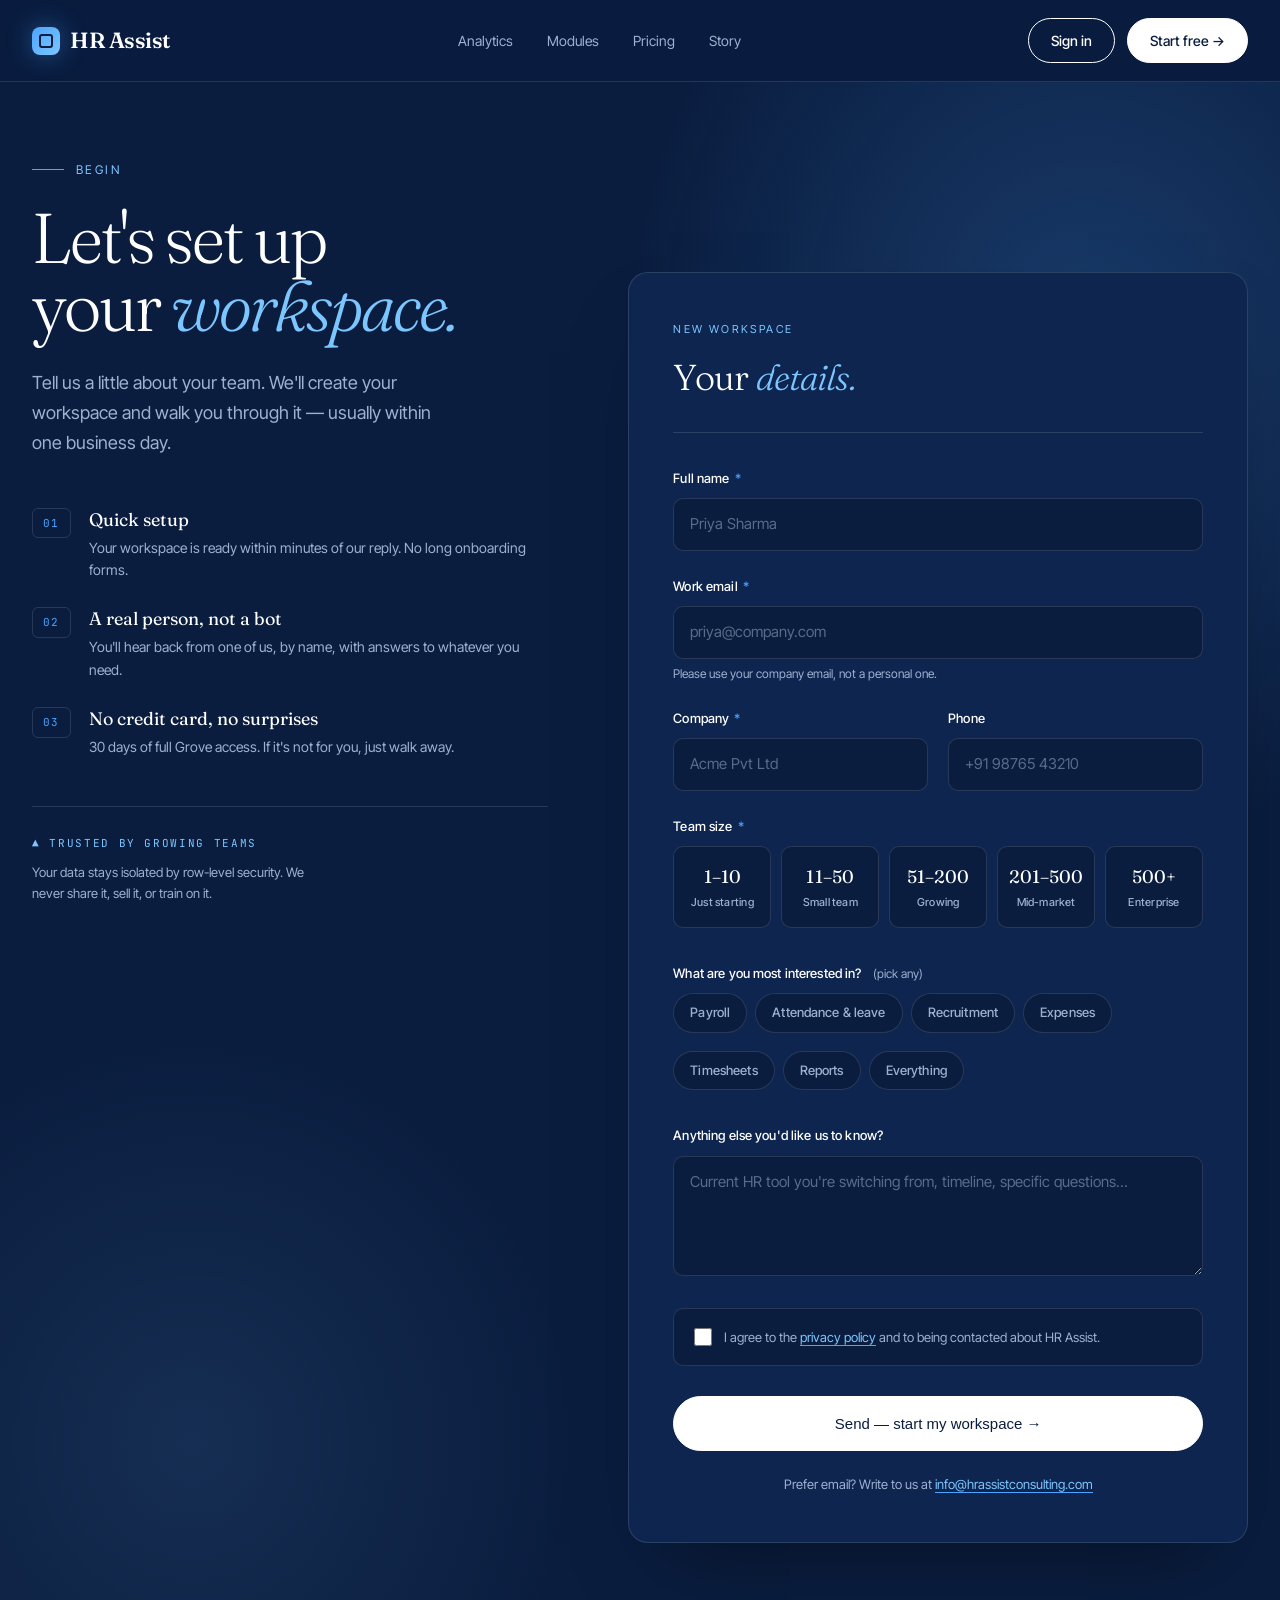
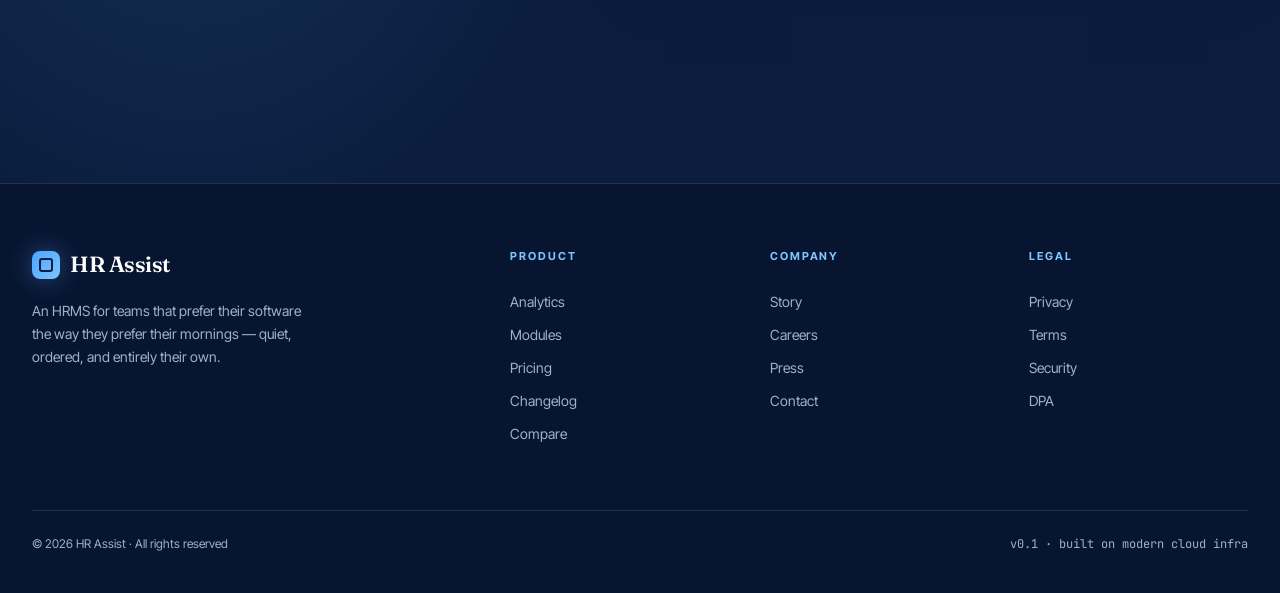
<file: signup.html>
<!doctype html>
<html lang="en-IN">
<head>
<meta charset="utf-8"/>
<meta name="viewport" content="width=device-width,initial-scale=1"/>

<!-- Primary SEO -->
<title>Start your free workspace — HR Assist HRMS</title>
<meta name="description" content="Book a walkthrough or start your free 30-day HR Assist workspace. No credit card required. Tell us about your team — a real person responds within one business day."/>
<meta name="author" content="HR Assist"/>
<meta name="robots" content="index,follow,max-image-preview:large,max-snippet:-1"/>
<link rel="canonical" href="https://hrassistconsulting.com/signup.html"/>

<!-- Hreflang -->
<link rel="alternate" hreflang="en-IN" href="https://hrassistconsulting.com/signup.html"/>
<link rel="alternate" hreflang="en" href="https://hrassistconsulting.com/signup.html"/>
<link rel="alternate" hreflang="x-default" href="https://hrassistconsulting.com/signup.html"/>

<!-- Icons -->
<link rel="icon" href="/favicon.svg" type="image/svg+xml"/>
<link rel="apple-touch-icon" href="/favicon.svg"/>
<link rel="manifest" href="/site.webmanifest"/>
<meta name="theme-color" content="#0e0d0b"/>

<!-- Open Graph -->
<meta property="og:type" content="website"/>
<meta property="og:site_name" content="HR Assist"/>
<meta property="og:title" content="Start your free workspace — HR Assist HRMS"/>
<meta property="og:description" content="Book a walkthrough or start your free 30-day HR Assist workspace. No credit card required. Tell us about your team — a real person responds within one business day."/>
<meta property="og:url" content="https://hrassistconsulting.com/signup.html"/>
<meta property="og:image" content="https://hrassistconsulting.com/og-image.png"/>
<meta property="og:image:width" content="1200"/>
<meta property="og:image:height" content="630"/>
<meta property="og:locale" content="en_IN"/>

<!-- Twitter -->
<meta name="twitter:card" content="summary_large_image"/>
<meta name="twitter:title" content="Start your free workspace — HR Assist HRMS"/>
<meta name="twitter:description" content="Book a walkthrough or start your free 30-day HR Assist workspace. No credit card required. Tell us about your team — a real person responds within one business day."/>
<meta name="twitter:image" content="https://hrassistconsulting.com/og-image.png"/>

<!-- Fonts -->
<link rel="preconnect" href="https://fonts.googleapis.com">
<link rel="preconnect" href="https://fonts.gstatic.com" crossorigin>
<link href="https://fonts.googleapis.com/css2?family=Fraunces:opsz,wght@9..144,300..700&family=Inter+Tight:wght@300..700&family=JetBrains+Mono:wght@400;500&display=swap" rel="stylesheet">
<link rel="stylesheet" href="assets/styles.css">

<!-- Structured data -->
<script type="application/ld+json">{"@context": "https://schema.org", "@type": "BreadcrumbList", "itemListElement": [{"@type": "ListItem", "position": 1, "name": "Home", "item": "https://hrassistconsulting.com/"}, {"@type": "ListItem", "position": 2, "name": "Sign up", "item": "https://hrassistconsulting.com/signup.html"}]}</script>
</head>
<body>

<nav>
  <div class="nav-inner">
    <a href="index.html" class="logo"><span class="logo-mark"></span>HR Assist</a>
    <div class="nav-links">
      <a href="index.html#analytics">Analytics</a>
      <a href="index.html#modules">Modules</a>
      <a href="index.html#pricing">Pricing</a>
      <a href="story.html">Story</a>
    </div>
    <div class="nav-cta">
      <a class="btn btn-ghost" href="#">Sign in</a>
      <a class="btn btn-primary" href="signup.html">Start free →</a>
    </div>
  </div>
</nav>

<main class="signup-page">
  <div class="wrap">
    <div class="signup-grid">

      <aside class="signup-intro">
        <div class="eyebrow">Begin</div>
        <h1 class="serif">Let's set up<br>your <em>workspace.</em></h1>
        <p class="lede">Tell us a little about your team. We'll create your workspace and walk you through it — usually within one business day.</p>

        <ul class="signup-bullets">
          <li>
            <span class="bullet-num">01</span>
            <div>
              <strong>Quick setup</strong>
              <p>Your workspace is ready within minutes of our reply. No long onboarding forms.</p>
            </div>
          </li>
          <li>
            <span class="bullet-num">02</span>
            <div>
              <strong>A real person, not a bot</strong>
              <p>You'll hear back from one of us, by name, with answers to whatever you need.</p>
            </div>
          </li>
          <li>
            <span class="bullet-num">03</span>
            <div>
              <strong>No credit card, no surprises</strong>
              <p>30 days of full Grove access. If it's not for you, just walk away.</p>
            </div>
          </li>
        </ul>

        <div class="signup-trust">
          <div class="mono">▲ Trusted by growing teams</div>
          <p>Your data stays isolated by row-level security. We never share it, sell it, or train on it.</p>
        </div>
      </aside>

      <section class="signup-form-wrap">
        <form id="signupForm" class="signup-form" action="https://formspree.io/f/mzdoowlr" method="POST" novalidate>

          <div class="form-head">
            <div class="tag">New workspace</div>
            <h2 class="serif">Your <em>details.</em></h2>
          </div>

          <div class="field">
            <label for="name">Full name <span class="req">*</span></label>
            <input id="name" name="name" type="text" required placeholder="Priya Sharma" autocomplete="name"/>
          </div>

          <div class="field">
            <label for="email">Work email <span class="req">*</span></label>
            <input id="email" name="email" type="email" required placeholder="priya@company.com" autocomplete="email"/>
            <small class="hint">Please use your company email, not a personal one.</small>
          </div>

          <div class="field-row">
            <div class="field">
              <label for="company">Company <span class="req">*</span></label>
              <input id="company" name="company" type="text" required placeholder="Acme Pvt Ltd" autocomplete="organization"/>
            </div>
            <div class="field">
              <label for="phone">Phone</label>
              <input id="phone" name="phone" type="tel" placeholder="+91 98765 43210" autocomplete="tel"/>
            </div>
          </div>

          <div class="field">
            <label>Team size <span class="req">*</span></label>
            <div class="radio-grid">
              <label class="radio-card">
                <input type="radio" name="team_size" value="1-10" required>
                <span class="radio-label"><strong>1–10</strong><small>Just starting</small></span>
              </label>
              <label class="radio-card">
                <input type="radio" name="team_size" value="11-50">
                <span class="radio-label"><strong>11–50</strong><small>Small team</small></span>
              </label>
              <label class="radio-card">
                <input type="radio" name="team_size" value="51-200">
                <span class="radio-label"><strong>51–200</strong><small>Growing</small></span>
              </label>
              <label class="radio-card">
                <input type="radio" name="team_size" value="201-500">
                <span class="radio-label"><strong>201–500</strong><small>Mid-market</small></span>
              </label>
              <label class="radio-card">
                <input type="radio" name="team_size" value="500+">
                <span class="radio-label"><strong>500+</strong><small>Enterprise</small></span>
              </label>
            </div>
          </div>

          <div class="field">
            <label>What are you most interested in? <small class="hint-inline">(pick any)</small></label>
            <div class="chip-grid">
              <label class="chip"><input type="checkbox" name="interests" value="Payroll"><span>Payroll</span></label>
              <label class="chip"><input type="checkbox" name="interests" value="Attendance &amp; leave"><span>Attendance &amp; leave</span></label>
              <label class="chip"><input type="checkbox" name="interests" value="Recruitment"><span>Recruitment</span></label>
              <label class="chip"><input type="checkbox" name="interests" value="Expenses"><span>Expenses</span></label>
              <label class="chip"><input type="checkbox" name="interests" value="Timesheets"><span>Timesheets</span></label>
              <label class="chip"><input type="checkbox" name="interests" value="Reports &amp; analytics"><span>Reports</span></label>
              <label class="chip"><input type="checkbox" name="interests" value="All 11 modules"><span>Everything</span></label>
            </div>
          </div>

          <div class="field">
            <label for="message">Anything else you'd like us to know?</label>
            <textarea id="message" name="message" rows="4" placeholder="Current HR tool you're switching from, timeline, specific questions…"></textarea>
          </div>

          <!-- Hidden fields Formspree uses for nicer emails -->
          <input type="hidden" name="_subject" value="New HR Assist signup">
          <input type="text" name="_gotcha" style="display:none">

          <div class="consent">
            <label>
              <input type="checkbox" name="consent" required>
              <span>I agree to the <a href="privacy.html" class="inline">privacy policy</a> and to being contacted about HR Assist.</span>
            </label>
          </div>

          <button type="submit" class="btn btn-primary btn-submit">
            <span class="btn-label">Send — start my workspace →</span>
            <span class="btn-loading">Sending…</span>
          </button>

          <p class="form-footer">Prefer email? Write to us at <a class="inline" href="mailto:info@hrassistconsulting.com">info@hrassistconsulting.com</a></p>
        </form>

        <!-- Success state (shown after submit) -->
        <div class="signup-success" id="signupSuccess" hidden>
          <div class="success-mark">✓</div>
          <h2 class="serif">Thanks — we've got it.</h2>
          <p>We'll be in touch at the email address you provided, usually within one business day. In the meantime, feel free to poke around the <a class="inline" href="index.html#modules">modules</a> or <a class="inline" href="story.html">read our story</a>.</p>
          <a href="index.html" class="btn btn-ghost">← Back to home</a>
        </div>

      </section>
    </div>
  </div>
</main>

<footer>
  <div class="wrap">
    <div class="foot">
      <div class="foot-brand">
        <div class="logo"><span class="logo-mark"></span>HR Assist</div>
        <p>An HRMS for teams that prefer their software the way they prefer their mornings — quiet, ordered, and entirely their own.</p>
      </div>
      <div><h5>Product</h5><a href="index.html#analytics">Analytics</a><a href="index.html#modules">Modules</a><a href="index.html#pricing">Pricing</a><a href="changelog.html">Changelog</a><a href="/compare.html">Compare</a></div>
      <div><h5>Company</h5><a href="story.html">Story</a><a href="careers.html">Careers</a><a href="press.html">Press</a><a href="contact.html">Contact</a></div>
      <div><h5>Legal</h5><a href="privacy.html">Privacy</a><a href="terms.html">Terms</a><a href="security.html">Security</a><a href="dpa.html">DPA</a></div>
    </div>
    <div class="foot-bottom">
      <div>© 2026 HR Assist · All rights reserved</div>
      <div class="mono">v0.1 · built on modern cloud infra</div>
    </div>
  </div>
</footer>

<script>
// Intercept form submit, send via fetch so we can show an inline success state
const form = document.getElementById('signupForm');
const success = document.getElementById('signupSuccess');
const btn = form.querySelector('.btn-submit');

form.addEventListener('submit', async (e) => {
  e.preventDefault();
  btn.classList.add('is-loading');
  btn.disabled = true;
  try {
    const res = await fetch(form.action, {
      method: 'POST',
      body: new FormData(form),
      headers: { 'Accept': 'application/json' }
    });
    if (res.ok) {
      form.hidden = true;
      success.hidden = false;
      window.scrollTo({top: success.offsetTop - 100, behavior: 'smooth'});
    } else {
      const data = await res.json().catch(() => ({}));
      alert(data.error || 'Something went wrong. Please try again or email us directly.');
      btn.classList.remove('is-loading');
      btn.disabled = false;
    }
  } catch (err) {
    alert('Network error. Please check your connection and try again.');
    btn.classList.remove('is-loading');
    btn.disabled = false;
  }
});
</script>

</body>
</html>
</file>
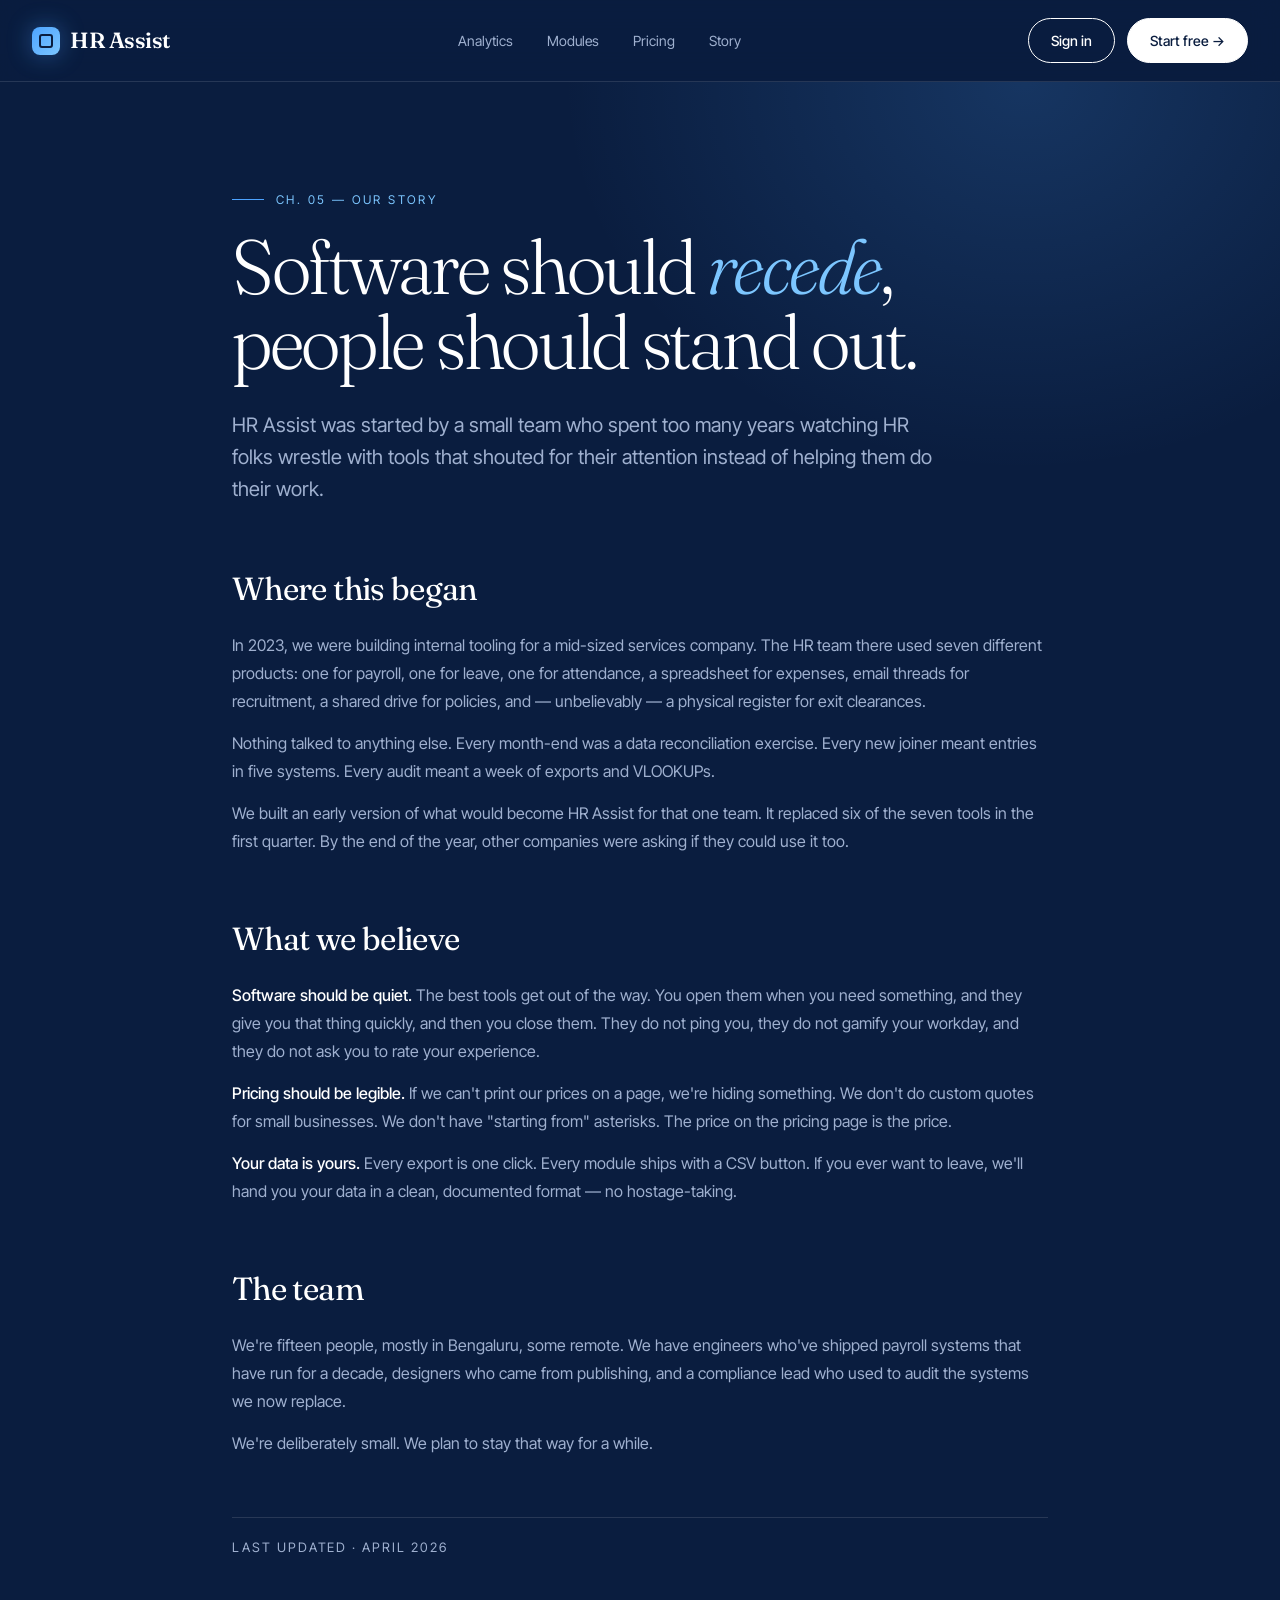
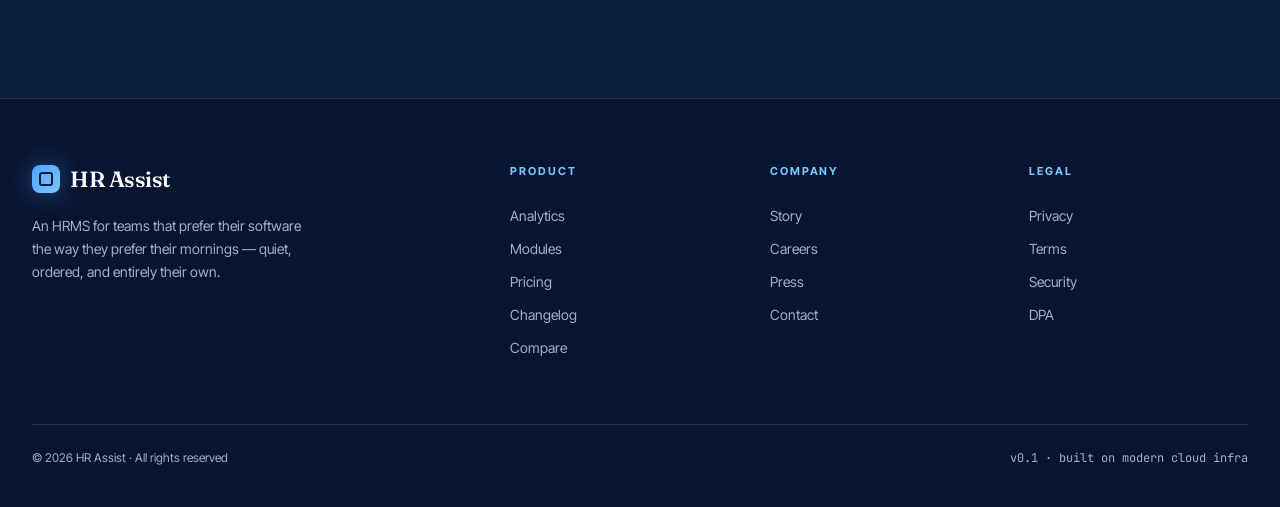
<file: story.html>
<!doctype html>
<html lang="en-IN">
<head>
<meta charset="utf-8"/>
<meta name="viewport" content="width=device-width,initial-scale=1"/>

<!-- Primary SEO -->
<title>Our story — why HR Assist exists | HR Assist</title>
<meta name="description" content="How HR Assist was built — a small Bengaluru team replacing seven HR tools with one calm HRMS platform. Our principles on quiet software, honest pricing, and data ownership."/>
<meta name="author" content="HR Assist"/>
<meta name="robots" content="index,follow,max-image-preview:large,max-snippet:-1"/>
<link rel="canonical" href="https://hrassistconsulting.com/story.html"/>

<!-- Hreflang -->
<link rel="alternate" hreflang="en-IN" href="https://hrassistconsulting.com/story.html"/>
<link rel="alternate" hreflang="en" href="https://hrassistconsulting.com/story.html"/>
<link rel="alternate" hreflang="x-default" href="https://hrassistconsulting.com/story.html"/>

<!-- Icons -->
<link rel="icon" href="/favicon.svg" type="image/svg+xml"/>
<link rel="apple-touch-icon" href="/favicon.svg"/>
<link rel="manifest" href="/site.webmanifest"/>
<meta name="theme-color" content="#0e0d0b"/>

<!-- Open Graph -->
<meta property="og:type" content="article"/>
<meta property="og:site_name" content="HR Assist"/>
<meta property="og:title" content="Our story — why HR Assist exists | HR Assist"/>
<meta property="og:description" content="How HR Assist was built — a small Bengaluru team replacing seven HR tools with one calm HRMS platform. Our principles on quiet software, honest pricing, and data ownership."/>
<meta property="og:url" content="https://hrassistconsulting.com/story.html"/>
<meta property="og:image" content="https://hrassistconsulting.com/og-image.png"/>
<meta property="og:image:width" content="1200"/>
<meta property="og:image:height" content="630"/>
<meta property="og:locale" content="en_IN"/>

<!-- Twitter -->
<meta name="twitter:card" content="summary_large_image"/>
<meta name="twitter:title" content="Our story — why HR Assist exists | HR Assist"/>
<meta name="twitter:description" content="How HR Assist was built — a small Bengaluru team replacing seven HR tools with one calm HRMS platform. Our principles on quiet software, honest pricing, and data ownership."/>
<meta name="twitter:image" content="https://hrassistconsulting.com/og-image.png"/>

<!-- Fonts -->
<link rel="preconnect" href="https://fonts.googleapis.com">
<link rel="preconnect" href="https://fonts.gstatic.com" crossorigin>
<link href="https://fonts.googleapis.com/css2?family=Fraunces:opsz,wght@9..144,300..700&family=Inter+Tight:wght@300..700&family=JetBrains+Mono:wght@400;500&display=swap" rel="stylesheet">
<link rel="stylesheet" href="assets/styles.css">

<!-- Structured data -->
<script type="application/ld+json">{"@context": "https://schema.org", "@type": "BreadcrumbList", "itemListElement": [{"@type": "ListItem", "position": 1, "name": "Home", "item": "https://hrassistconsulting.com/"}, {"@type": "ListItem", "position": 2, "name": "Story", "item": "https://hrassistconsulting.com/story.html"}]}</script>
<script type="application/ld+json">{"@context": "https://schema.org", "@type": "AboutPage", "name": "Our story \u2014 HR Assist", "url": "https://hrassistconsulting.com/story.html", "description": "The origin and principles behind HR Assist."}</script>
</head>
<body>
<nav>
  <div class="nav-inner">
    <a href="index.html" class="logo"><span class="logo-mark"></span>HR Assist</a>
    <div class="nav-links">
      <a href="index.html#analytics">Analytics</a>
      <a href="index.html#modules">Modules</a>
      <a href="index.html#pricing">Pricing</a>
      <a href="story.html">Story</a>
    </div>
    <div class="nav-cta">
      <a class="btn btn-ghost" href="#">Sign in</a>
      <a class="btn btn-primary" href="/signup.html">Start free →</a>
    </div>
  </div>
</nav>
<main class="page">
  <div class="wrap">
    <div class="eyebrow">Ch. 05 — Our story</div>
    <h1 class="serif">Software should <em>recede</em>,<br>people should stand out.</h1>
    <p class="lede">HR Assist was started by a small team who spent too many years watching HR folks wrestle with tools that shouted for their attention instead of helping them do their work.</p>

    <h2>Where this began</h2>
    <p>In 2023, we were building internal tooling for a mid-sized services company. The HR team there used seven different products: one for payroll, one for leave, one for attendance, a spreadsheet for expenses, email threads for recruitment, a shared drive for policies, and — unbelievably — a physical register for exit clearances.</p>
    <p>Nothing talked to anything else. Every month-end was a data reconciliation exercise. Every new joiner meant entries in five systems. Every audit meant a week of exports and VLOOKUPs.</p>
    <p>We built an early version of what would become HR Assist for that one team. It replaced six of the seven tools in the first quarter. By the end of the year, other companies were asking if they could use it too.</p>

    <h2>What we believe</h2>
    <p><strong>Software should be quiet.</strong> The best tools get out of the way. You open them when you need something, and they give you that thing quickly, and then you close them. They do not ping you, they do not gamify your workday, and they do not ask you to rate your experience.</p>
    <p><strong>Pricing should be legible.</strong> If we can't print our prices on a page, we're hiding something. We don't do custom quotes for small businesses. We don't have "starting from" asterisks. The price on the pricing page is the price.</p>
    <p><strong>Your data is yours.</strong> Every export is one click. Every module ships with a CSV button. If you ever want to leave, we'll hand you your data in a clean, documented format — no hostage-taking.</p>

    <h2>The team</h2>
    <p>We're fifteen people, mostly in Bengaluru, some remote. We have engineers who've shipped payroll systems that have run for a decade, designers who came from publishing, and a compliance lead who used to audit the systems we now replace.</p>
    <p>We're deliberately small. We plan to stay that way for a while.</p>

    <div class="meta">Last updated · April 2026</div>

  </div>
</main>
<footer>
  <div class="wrap">
    <div class="foot">
      <div class="foot-brand">
        <div class="logo"><span class="logo-mark"></span>HR Assist</div>
        <p>An HRMS for teams that prefer their software the way they prefer their mornings — quiet, ordered, and entirely their own.</p>
      </div>
      <div><h5>Product</h5><a href="index.html#analytics">Analytics</a><a href="index.html#modules">Modules</a><a href="index.html#pricing">Pricing</a><a href="changelog.html">Changelog</a><a href="/compare.html">Compare</a></div>
      <div><h5>Company</h5><a href="story.html">Story</a><a href="careers.html">Careers</a><a href="press.html">Press</a><a href="contact.html">Contact</a></div>
      <div><h5>Legal</h5><a href="privacy.html">Privacy</a><a href="terms.html">Terms</a><a href="security.html">Security</a><a href="dpa.html">DPA</a></div>
    </div>
    <div class="foot-bottom">
      <div>© 2026 HR Assist · All rights reserved</div>
      <div class="mono">v0.1 · built on modern cloud infra</div>
    </div>
  </div>
</footer>
<script src="assets/reveal.js"></script>
</body>
</html>
</file>
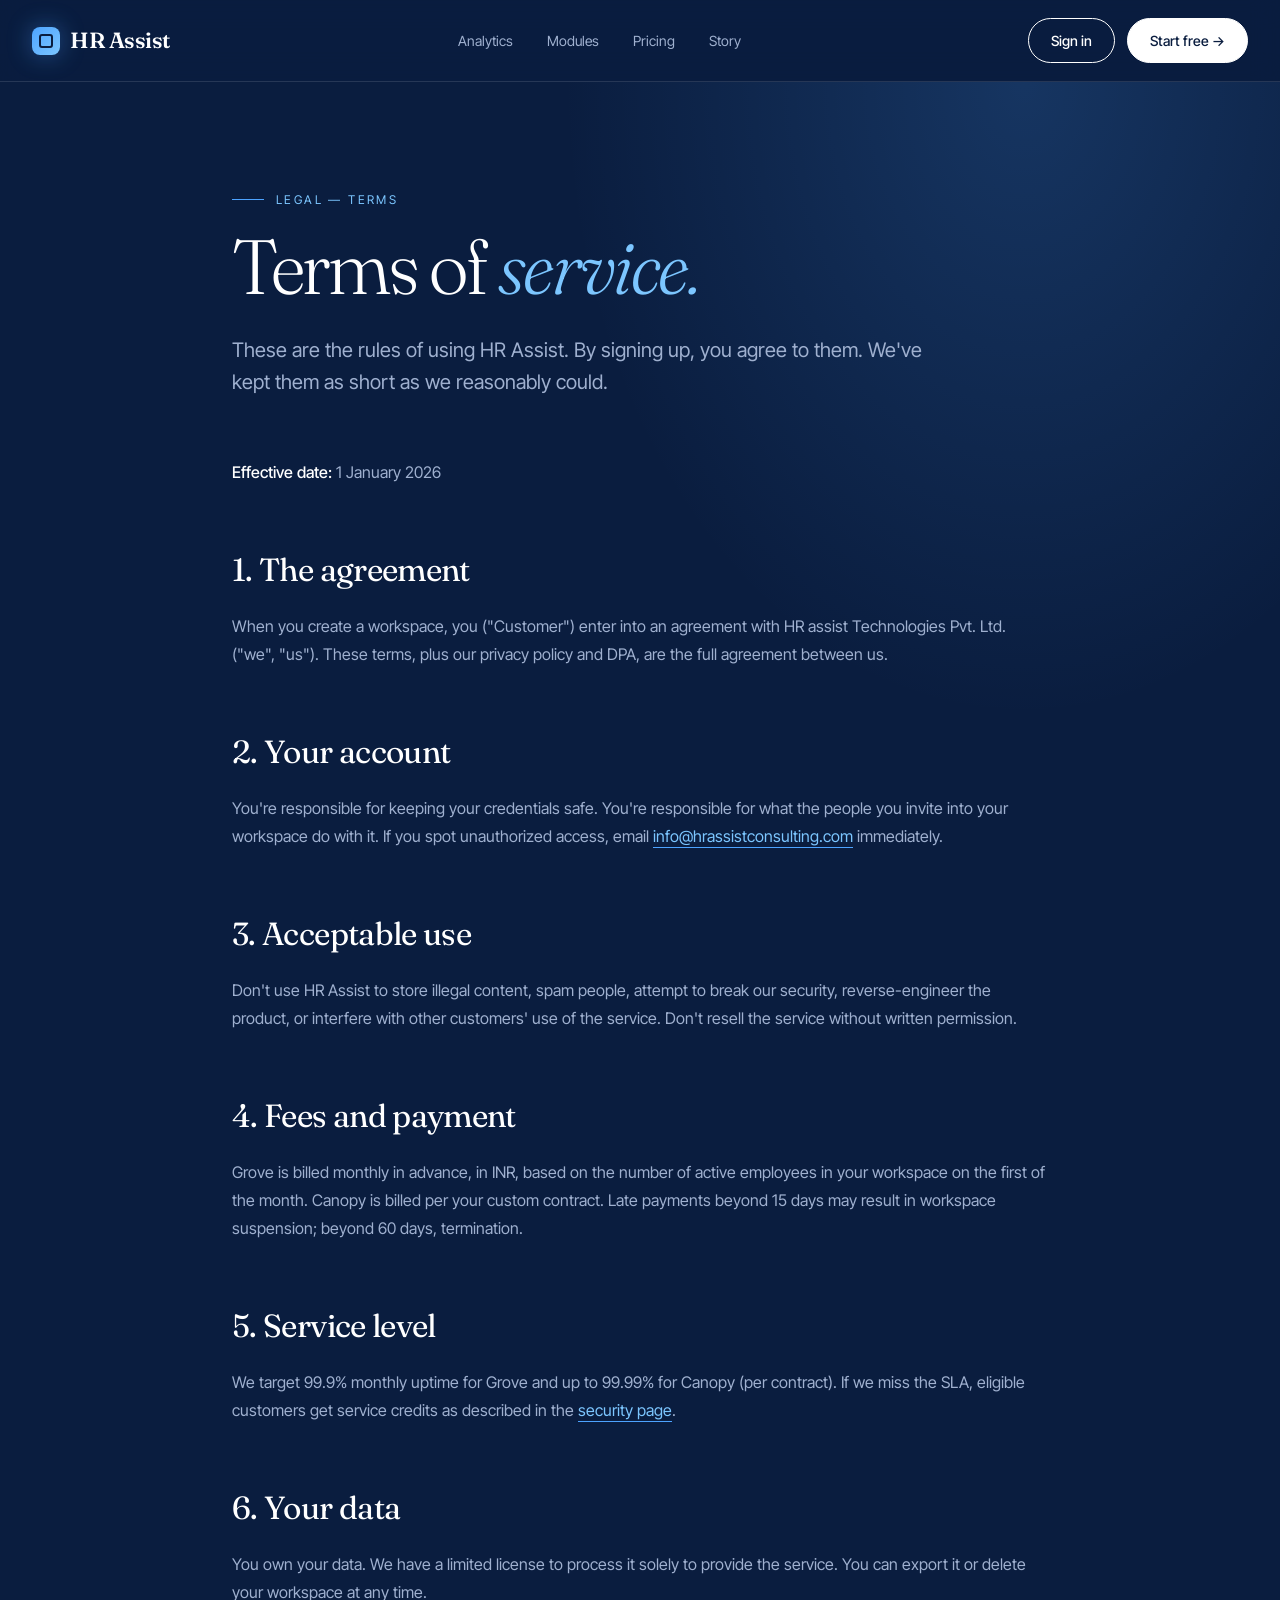
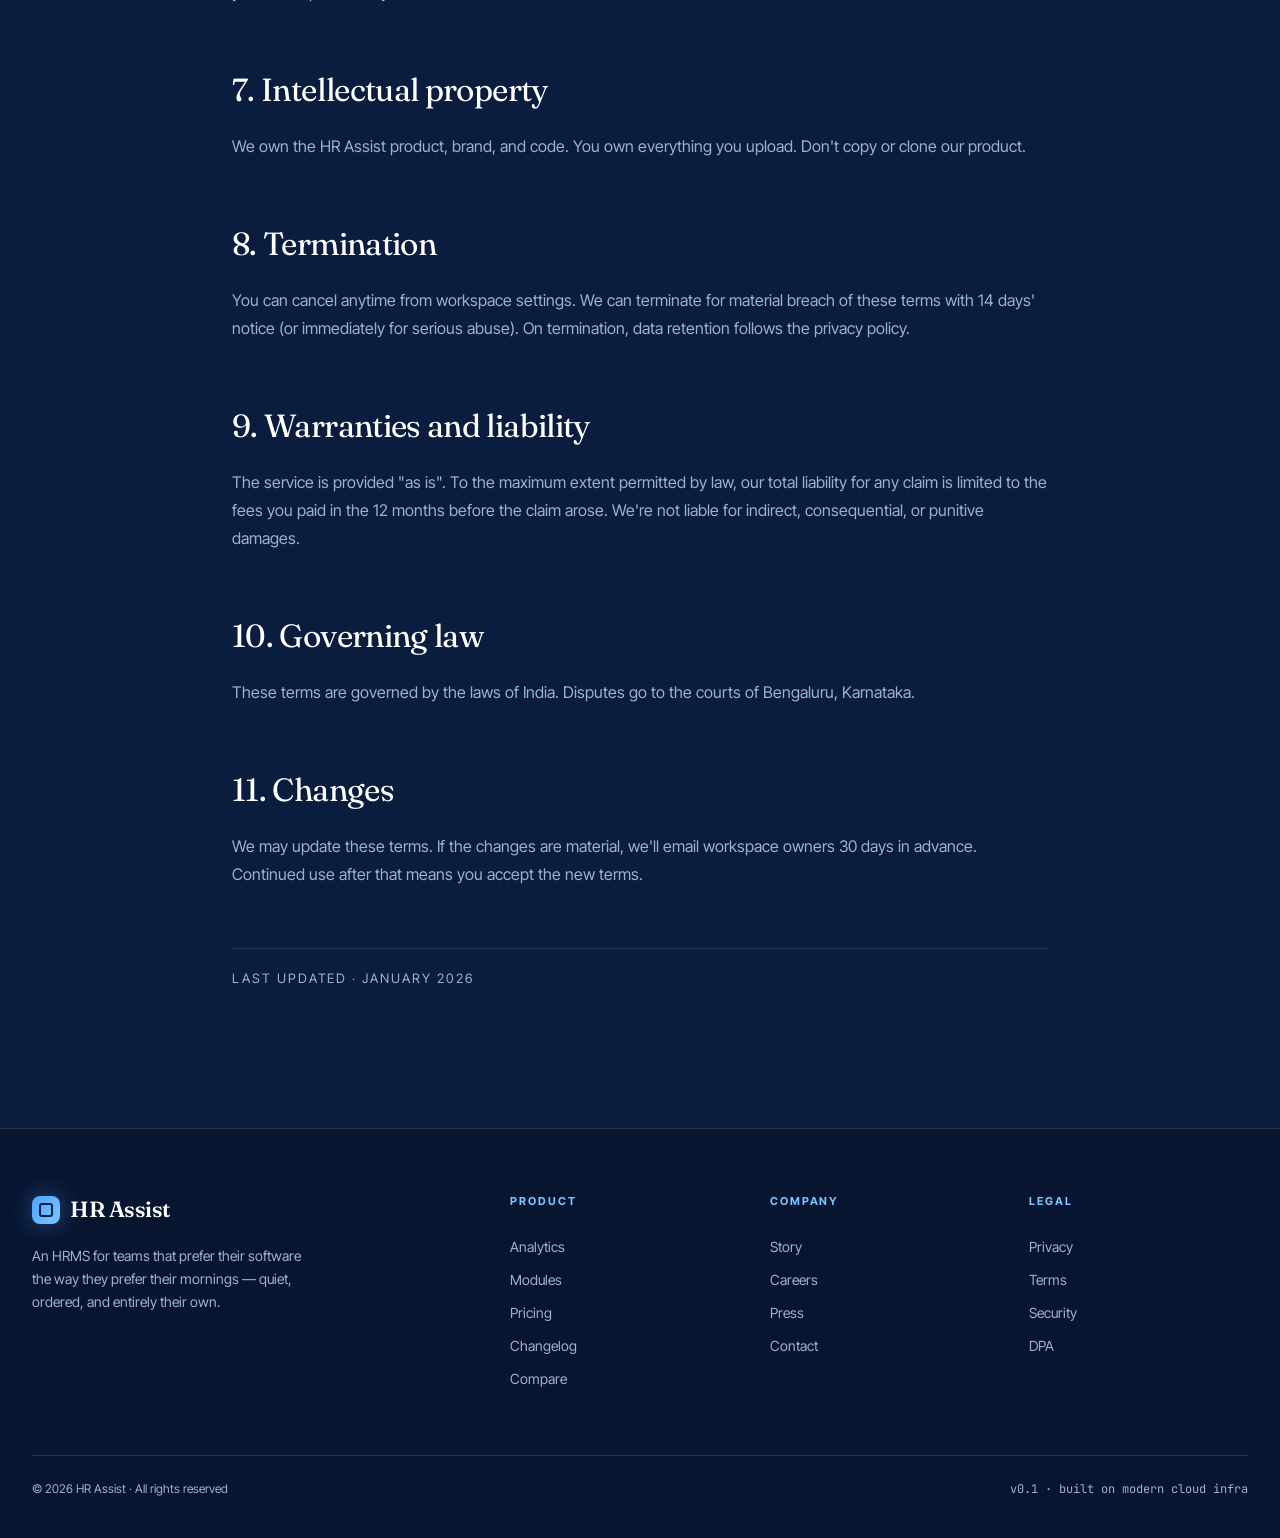
<file: terms.html>
<!doctype html>
<html lang="en-IN">
<head>
<meta charset="utf-8"/>
<meta name="viewport" content="width=device-width,initial-scale=1"/>

<!-- Primary SEO -->
<title>Terms of service — HR Assist</title>
<meta name="description" content="The terms under which you use HR Assist. Plain-language terms of service for our HRMS platform."/>
<meta name="author" content="HR Assist"/>
<meta name="robots" content="index,follow,max-image-preview:large,max-snippet:-1"/>
<link rel="canonical" href="https://hrassistconsulting.com/terms.html"/>

<!-- Hreflang -->
<link rel="alternate" hreflang="en-IN" href="https://hrassistconsulting.com/terms.html"/>
<link rel="alternate" hreflang="en" href="https://hrassistconsulting.com/terms.html"/>
<link rel="alternate" hreflang="x-default" href="https://hrassistconsulting.com/terms.html"/>

<!-- Icons -->
<link rel="icon" href="/favicon.svg" type="image/svg+xml"/>
<link rel="apple-touch-icon" href="/favicon.svg"/>
<link rel="manifest" href="/site.webmanifest"/>
<meta name="theme-color" content="#0e0d0b"/>

<!-- Open Graph -->
<meta property="og:type" content="article"/>
<meta property="og:site_name" content="HR Assist"/>
<meta property="og:title" content="Terms of service — HR Assist"/>
<meta property="og:description" content="The terms under which you use HR Assist. Plain-language terms of service for our HRMS platform."/>
<meta property="og:url" content="https://hrassistconsulting.com/terms.html"/>
<meta property="og:image" content="https://hrassistconsulting.com/og-image.png"/>
<meta property="og:image:width" content="1200"/>
<meta property="og:image:height" content="630"/>
<meta property="og:locale" content="en_IN"/>

<!-- Twitter -->
<meta name="twitter:card" content="summary_large_image"/>
<meta name="twitter:title" content="Terms of service — HR Assist"/>
<meta name="twitter:description" content="The terms under which you use HR Assist. Plain-language terms of service for our HRMS platform."/>
<meta name="twitter:image" content="https://hrassistconsulting.com/og-image.png"/>

<!-- Fonts -->
<link rel="preconnect" href="https://fonts.googleapis.com">
<link rel="preconnect" href="https://fonts.gstatic.com" crossorigin>
<link href="https://fonts.googleapis.com/css2?family=Fraunces:opsz,wght@9..144,300..700&family=Inter+Tight:wght@300..700&family=JetBrains+Mono:wght@400;500&display=swap" rel="stylesheet">
<link rel="stylesheet" href="assets/styles.css">

<!-- Structured data -->
<script type="application/ld+json">{"@context": "https://schema.org", "@type": "BreadcrumbList", "itemListElement": [{"@type": "ListItem", "position": 1, "name": "Home", "item": "https://hrassistconsulting.com/"}, {"@type": "ListItem", "position": 2, "name": "Terms", "item": "https://hrassistconsulting.com/terms.html"}]}</script>
</head>
<body>
<nav>
  <div class="nav-inner">
    <a href="index.html" class="logo"><span class="logo-mark"></span>HR Assist</a>
    <div class="nav-links">
      <a href="index.html#analytics">Analytics</a>
      <a href="index.html#modules">Modules</a>
      <a href="index.html#pricing">Pricing</a>
      <a href="story.html">Story</a>
    </div>
    <div class="nav-cta">
      <a class="btn btn-ghost" href="#">Sign in</a>
      <a class="btn btn-primary" href="signup.html">Start free →</a>
    </div>
  </div>
</nav>
<main class="page">
  <div class="wrap">
    <div class="eyebrow">Legal — Terms</div>
    <h1 class="serif">Terms of <em>service.</em></h1>
    <p class="lede">These are the rules of using HR Assist. By signing up, you agree to them. We've kept them as short as we reasonably could.</p>

    <p><strong>Effective date:</strong> 1 January 2026</p>

    <h2>1. The agreement</h2>
    <p>When you create a workspace, you ("Customer") enter into an agreement with HR assist Technologies Pvt. Ltd. ("we", "us"). These terms, plus our privacy policy and DPA, are the full agreement between us.</p>

    <h2>2. Your account</h2>
    <p>You're responsible for keeping your credentials safe. You're responsible for what the people you invite into your workspace do with it. If you spot unauthorized access, email <a class="inline" href="mailto:info@hrassistconsulting.com">info@hrassistconsulting.com</a> immediately.</p>

    <h2>3. Acceptable use</h2>
    <p>Don't use HR Assist to store illegal content, spam people, attempt to break our security, reverse-engineer the product, or interfere with other customers' use of the service. Don't resell the service without written permission.</p>

    <h2>4. Fees and payment</h2>
    <p>Grove is billed monthly in advance, in INR, based on the number of active employees in your workspace on the first of the month. Canopy is billed per your custom contract. Late payments beyond 15 days may result in workspace suspension; beyond 60 days, termination.</p>

    <h2>5. Service level</h2>
    <p>We target 99.9% monthly uptime for Grove and up to 99.99% for Canopy (per contract). If we miss the SLA, eligible customers get service credits as described in the <a class="inline" href="security.html">security page</a>.</p>

    <h2>6. Your data</h2>
    <p>You own your data. We have a limited license to process it solely to provide the service. You can export it or delete your workspace at any time.</p>

    <h2>7. Intellectual property</h2>
    <p>We own the HR Assist product, brand, and code. You own everything you upload. Don't copy or clone our product.</p>

    <h2>8. Termination</h2>
    <p>You can cancel anytime from workspace settings. We can terminate for material breach of these terms with 14 days' notice (or immediately for serious abuse). On termination, data retention follows the privacy policy.</p>

    <h2>9. Warranties and liability</h2>
    <p>The service is provided "as is". To the maximum extent permitted by law, our total liability for any claim is limited to the fees you paid in the 12 months before the claim arose. We're not liable for indirect, consequential, or punitive damages.</p>

    <h2>10. Governing law</h2>
    <p>These terms are governed by the laws of India. Disputes go to the courts of Bengaluru, Karnataka.</p>

    <h2>11. Changes</h2>
    <p>We may update these terms. If the changes are material, we'll email workspace owners 30 days in advance. Continued use after that means you accept the new terms.</p>

    <div class="meta">Last updated · January 2026</div>

  </div>
</main>
<footer>
  <div class="wrap">
    <div class="foot">
      <div class="foot-brand">
        <div class="logo"><span class="logo-mark"></span>HR Assist</div>
        <p>An HRMS for teams that prefer their software the way they prefer their mornings — quiet, ordered, and entirely their own.</p>
      </div>
      <div><h5>Product</h5><a href="index.html#analytics">Analytics</a><a href="index.html#modules">Modules</a><a href="index.html#pricing">Pricing</a><a href="changelog.html">Changelog</a><a href="/compare.html">Compare</a></div>
      <div><h5>Company</h5><a href="story.html">Story</a><a href="careers.html">Careers</a><a href="press.html">Press</a><a href="contact.html">Contact</a></div>
      <div><h5>Legal</h5><a href="privacy.html">Privacy</a><a href="terms.html">Terms</a><a href="security.html">Security</a><a href="dpa.html">DPA</a></div>
    </div>
    <div class="foot-bottom">
      <div>© 2026 HR Assist · All rights reserved</div>
      <div class="mono">v0.1 · built on modern cloud infra</div>
    </div>
  </div>
</footer>
<script src="assets/reveal.js"></script>
</body>
</html>
</file>
<file: assets/styles.css>
:root{
  --navy:#0a1d3f;
  --navy-2:#0e2550;
  --navy-3:#163166;
  --ink:#081531;
  --white:#ffffff;
  --paper:#f6f8fc;
  --mute:#9fb0cf;
  --line:rgba(255,255,255,.12);
  --line-dark:rgba(10,29,63,.12);
  --accent:#4da3ff;
  --accent-2:#7cc6ff;
}
*{box-sizing:border-box;margin:0;padding:0}
html,body{background:var(--navy);color:var(--white);font-family:"Inter Tight",sans-serif;font-size:16px;line-height:1.5;-webkit-font-smoothing:antialiased}
body{overflow-x:hidden}
a{color:inherit;text-decoration:none}
img{display:block;max-width:100%}
.serif{font-family:"Fraunces",serif;font-variation-settings:"SOFT" 30}
.mono{font-family:"JetBrains Mono",monospace}
.wrap{max-width:1280px;margin:0 auto;padding:0 32px}

/* NAV */
nav{position:sticky;top:0;z-index:50;background:rgba(10,29,63,.78);backdrop-filter:blur(14px);border-bottom:1px solid var(--line)}
.nav-inner{display:flex;align-items:center;justify-content:space-between;padding:18px 32px;max-width:1280px;margin:0 auto}
.logo{font-family:"Fraunces",serif;font-weight:600;font-size:22px;letter-spacing:-.02em;display:flex;align-items:center;gap:10px}
.logo-mark{width:28px;height:28px;border-radius:8px;background:linear-gradient(135deg,var(--accent),var(--accent-2));position:relative;box-shadow:0 0 24px rgba(77,163,255,.4)}
.logo-mark::after{content:"";position:absolute;inset:7px;border:2px solid var(--navy);border-radius:3px}
.nav-links{display:flex;gap:34px;font-size:14px;color:var(--mute)}
.nav-links a:hover{color:var(--accent-2)}
.nav-cta{display:flex;gap:12px;align-items:center}
.btn{padding:11px 22px;border-radius:999px;font-size:14px;font-weight:500;border:1px solid var(--white);transition:.2s;cursor:pointer;display:inline-flex;align-items:center;gap:8px}
.btn-primary{background:var(--white);color:var(--navy);border-color:var(--white)}
.btn-primary:hover{background:var(--accent);color:var(--white);border-color:var(--accent)}
.btn-ghost{background:transparent;color:var(--white)}
.btn-ghost:hover{background:var(--white);color:var(--navy)}
@media(max-width:860px){.nav-links{display:none}}

/* HERO */
.hero{padding:90px 0 60px;position:relative;overflow:hidden}
.hero::before{content:"";position:absolute;inset:0;background:
  radial-gradient(ellipse 60% 50% at 80% 10%,rgba(77,163,255,.25),transparent 60%),
  radial-gradient(ellipse 50% 40% at 10% 60%,rgba(124,198,255,.12),transparent 60%);
  pointer-events:none}
.hero .wrap{position:relative}
.eyebrow{display:inline-flex;align-items:center;gap:12px;font-size:12px;letter-spacing:.2em;text-transform:uppercase;color:var(--accent-2);margin-bottom:28px}
.eyebrow::before{content:"";width:32px;height:1px;background:var(--accent)}
.hero h1{font-family:"Fraunces",serif;font-weight:300;font-size:clamp(44px,7.5vw,108px);line-height:.95;letter-spacing:-.035em;max-width:15ch}
.hero h1 em{font-style:italic;font-weight:400;color:var(--accent-2)}
.hero h1 .under{text-decoration:underline;text-decoration-thickness:2px;text-underline-offset:12px;text-decoration-color:var(--accent)}
.hero-sub{display:grid;grid-template-columns:1.4fr 1fr;gap:60px;margin-top:56px;align-items:end}
.hero-sub p{font-size:19px;color:var(--mute);max-width:48ch;line-height:1.6}
.hero-meta{font-size:13px;color:var(--mute);text-align:right}
.hero-meta .num{font-family:"Fraunces",serif;font-size:48px;color:var(--white);display:block;line-height:1;font-weight:400}
.hero-ctas{display:flex;gap:14px;margin-top:36px;flex-wrap:wrap}
@media(max-width:860px){.hero-sub{grid-template-columns:1fr;gap:28px}.hero-meta{text-align:left}}

/* HERO IMAGE MONTAGE */
.montage{margin-top:90px;display:grid;grid-template-columns:1.6fr 1fr;gap:22px;position:relative}
.montage-main{border-radius:16px;overflow:hidden;border:1px solid var(--line);box-shadow:0 40px 80px -30px rgba(0,0,0,.6);position:relative;aspect-ratio:16/10}
.montage-main img{width:100%;height:100%;object-fit:cover}
.montage-main::after{content:"";position:absolute;inset:0;background:linear-gradient(180deg,transparent 40%,rgba(10,29,63,.6));pointer-events:none}
.montage-tag{position:absolute;left:24px;bottom:24px;font-size:12px;letter-spacing:.15em;text-transform:uppercase;color:var(--white);background:rgba(10,29,63,.7);backdrop-filter:blur(8px);padding:10px 16px;border-radius:999px;border:1px solid var(--line);z-index:2}
.montage-side{display:grid;grid-template-rows:1fr 1fr;gap:22px}
.montage-side > div{border-radius:16px;overflow:hidden;border:1px solid var(--line);position:relative}
.montage-side img{width:100%;height:100%;object-fit:cover}
.montage-side > div::after{content:"";position:absolute;inset:0;background:linear-gradient(180deg,transparent 50%,rgba(10,29,63,.7))}
.side-lbl{position:absolute;left:18px;bottom:16px;font-family:"Fraunces",serif;font-size:20px;font-style:italic;z-index:2}
@media(max-width:860px){.montage{grid-template-columns:1fr}}

/* MARQUEE */
.marquee{margin-top:100px;border-top:1px solid var(--line);border-bottom:1px solid var(--line);overflow:hidden;background:var(--navy-2)}
.marquee-track{display:flex;gap:60px;padding:22px 0;white-space:nowrap;animation:scroll 40s linear infinite;font-family:"Fraunces",serif;font-size:22px;font-style:italic;color:var(--mute)}
.marquee-track span{display:inline-flex;align-items:center;gap:60px}
.marquee-track span::after{content:"-";color:var(--accent);font-style:normal}
@keyframes scroll{to{transform:translateX(-50%)}}

/* SECTIONS */
section{padding:120px 0}
.section-head{display:grid;grid-template-columns:1fr 2fr;gap:60px;margin-bottom:80px;align-items:end}
.section-head .tag{font-size:12px;text-transform:uppercase;letter-spacing:.2em;color:var(--accent-2)}
.section-head h2{font-family:"Fraunces",serif;font-weight:300;font-size:clamp(36px,5vw,72px);line-height:1;letter-spacing:-.03em;margin-top:18px}
.section-head h2 em{font-style:italic;color:var(--mute)}
.section-head .intro{font-size:17px;color:var(--mute);max-width:52ch;padding-bottom:12px;line-height:1.65}
@media(max-width:860px){.section-head{grid-template-columns:1fr;gap:24px}}

/* ANALYTICS SHOWCASE */
.showcase{display:grid;grid-template-columns:repeat(12,1fr);gap:20px}
.card{border:1px solid var(--line);border-radius:16px;overflow:hidden;background:var(--navy-2);position:relative;transition:.3s}
.card:hover{transform:translateY(-6px);border-color:var(--accent)}
.card .img{aspect-ratio:16/10;overflow:hidden;position:relative}
.card .img img{width:100%;height:100%;object-fit:cover;transition:.6s}
.card:hover .img img{transform:scale(1.05)}
.card .img::after{content:"";position:absolute;inset:0;background:linear-gradient(180deg,transparent 50%,rgba(10,29,63,.85))}
.card .body{padding:26px 28px}
.card .num{font-family:"JetBrains Mono",monospace;font-size:11px;color:var(--accent);letter-spacing:.15em}
.card h3{font-family:"Fraunces",serif;font-size:28px;font-weight:400;letter-spacing:-.02em;margin:10px 0 10px;line-height:1.1}
.card h3 em{font-style:italic;color:var(--accent-2)}
.card p{font-size:14px;color:var(--mute);line-height:1.6}
.card.w4{grid-column:span 4}
.card.w6{grid-column:span 6}
.card.w8{grid-column:span 8}
.card.w12{grid-column:span 12}
@media(max-width:980px){.card.w4,.card.w6,.card.w8,.card.w12{grid-column:span 12}}

/* MODULES GRID */
.modules{display:grid;grid-template-columns:repeat(12,1fr);gap:20px}
.mod{grid-column:span 4;border:1px solid var(--line);border-radius:14px;padding:30px;background:var(--navy-2);min-height:240px;display:flex;flex-direction:column;justify-content:space-between;position:relative;transition:.3s;overflow:hidden}
.mod:hover{background:var(--navy-3);transform:translateY(-4px);border-color:var(--accent)}
.mod-num{font-family:"JetBrains Mono",monospace;font-size:11px;color:var(--accent);letter-spacing:.15em}
.mod h3{font-family:"Fraunces",serif;font-size:28px;font-weight:400;letter-spacing:-.02em;margin:16px 0 12px;line-height:1.1}
.mod h3 em{font-style:italic}
.mod-list{font-size:13px;color:var(--mute);line-height:1.75;list-style:none}
.mod-list li{padding-left:16px;position:relative}
.mod-list li::before{content:"-”";position:absolute;left:0;color:var(--accent)}
.mod.feat{grid-column:span 8;background:linear-gradient(135deg,var(--navy-3),var(--navy-2));border-color:var(--accent)}
.mod.feat h3{font-size:42px;max-width:14ch}
@media(max-width:980px){.mod,.mod.feat{grid-column:span 12}}

/* STATS BAND */
.stats{padding:100px 0;border-top:1px solid var(--line);border-bottom:1px solid var(--line);background:var(--navy-2);position:relative;overflow:hidden}
.stats::before{content:"";position:absolute;inset:0;background:radial-gradient(circle at 70% 50%,rgba(77,163,255,.12),transparent 60%)}
.stats .wrap{position:relative}
.stats-grid{display:grid;grid-template-columns:repeat(4,1fr);gap:40px}
.stats-grid div{border-left:1px solid var(--line);padding-left:24px}
.stats-grid .num{font-family:"Fraunces",serif;font-size:64px;font-weight:300;color:var(--white);line-height:1;letter-spacing:-.03em}
.stats-grid .num em{color:var(--accent-2);font-style:italic}
.stats-grid .lbl{font-size:13px;color:var(--mute);margin-top:12px;line-height:1.5}
@media(max-width:780px){.stats-grid{grid-template-columns:1fr 1fr;gap:30px}}

/* QUOTE */
.quote{padding:140px 0;text-align:center;position:relative;overflow:hidden}
.quote::before{content:"";position:absolute;inset:0;background:radial-gradient(ellipse 50% 40% at 50% 50%,rgba(77,163,255,.12),transparent 70%)}
.quote .wrap{position:relative}
.quote blockquote{font-family:"Fraunces",serif;font-weight:300;font-style:italic;font-size:clamp(28px,4vw,52px);line-height:1.2;letter-spacing:-.02em;max-width:22ch;margin:0 auto}
.quote blockquote::before{content:"\201C";color:var(--accent);font-size:1.3em;line-height:0;vertical-align:-.3em;margin-right:.1em}
.quote blockquote::after{content:"\201D";color:var(--accent);font-size:1.3em;line-height:0;vertical-align:-.3em}
.quote cite{display:block;margin-top:40px;font-size:13px;text-transform:uppercase;letter-spacing:.18em;color:var(--mute);font-style:normal}

/* PRICING */
.price-grid{display:grid;grid-template-columns:repeat(3,1fr);gap:24px;margin-top:60px}
.price-grid.two{grid-template-columns:repeat(2,1fr);max-width:900px;margin-left:auto;margin-right:auto}
.price{border:1px solid var(--line);border-radius:16px;padding:38px 32px;background:var(--navy-2);display:flex;flex-direction:column;transition:.3s}
.price:hover{border-color:var(--accent)}
.price.feat{background:var(--white);color:var(--navy);position:relative;border-color:var(--white)}
.price.feat::before{content:"Most chosen";position:absolute;top:-13px;left:32px;background:var(--accent);color:var(--white);font-size:11px;padding:6px 14px;border-radius:999px;text-transform:uppercase;letter-spacing:.12em}
.price h4{font-family:"Fraunces",serif;font-size:26px;font-weight:400;font-style:italic}
.price .amt{font-family:"Fraunces",serif;font-size:64px;font-weight:300;letter-spacing:-.03em;line-height:1;margin:20px 0}
.price .amt small{font-size:14px;color:var(--mute);font-family:"Inter Tight",sans-serif}
.price.feat .amt small{color:#5a7199}
.price ul{list-style:none;margin:24px 0;font-size:14px;flex:1}
.price li{padding:10px 0;border-bottom:1px dashed var(--line);display:flex;gap:10px}
.price.feat li{border-color:rgba(10,29,63,.12)}
.price li::before{content:"+";color:var(--accent);font-weight:600}
.price .btn{justify-content:center}
@media(max-width:860px){.price-grid,.price-grid.two{grid-template-columns:1fr}}

/* CTA FINAL */
.cta-final{padding:160px 0;text-align:center;position:relative;overflow:hidden}
.cta-final::before{content:"";position:absolute;inset:0;background:
  radial-gradient(ellipse 60% 50% at 50% 50%,rgba(77,163,255,.25),transparent 60%)}
.cta-final .wrap{position:relative}
.cta-final h2{font-family:"Fraunces",serif;font-weight:300;font-size:clamp(48px,8vw,128px);line-height:.92;letter-spacing:-.04em;max-width:15ch;margin:0 auto}
.cta-final h2 em{font-style:italic;color:var(--accent-2)}
.cta-final .btn{margin-top:48px;padding:18px 36px;font-size:16px}

/* FOOTER */
footer{border-top:1px solid var(--line);padding:64px 0 40px;background:var(--ink)}
.foot{display:grid;grid-template-columns:2fr 1fr 1fr 1fr;gap:40px}
.foot h5{font-size:11px;text-transform:uppercase;letter-spacing:.18em;color:var(--accent-2);margin-bottom:20px}
.foot a{display:block;font-size:14px;padding:6px 0;color:var(--mute)}
.foot a:hover{color:var(--white)}
.foot-brand p{font-size:14px;color:var(--mute);margin-top:18px;max-width:34ch;line-height:1.65}
.foot-bottom{margin-top:60px;padding-top:24px;border-top:1px solid var(--line);display:flex;justify-content:space-between;font-size:12px;color:var(--mute)}
@media(max-width:780px){.foot{grid-template-columns:1fr 1fr}.foot-bottom{flex-direction:column;gap:10px}}

.reveal{opacity:0;transform:translateY(28px);transition:opacity .9s ease,transform .9s ease}
.reveal.in{opacity:1;transform:none}

/* ---------- SUBPAGE (story, careers, legal, etc.) ---------- */
.page{padding:100px 0 140px;position:relative;overflow:hidden}
.page::before{content:"";position:absolute;inset:0;background:radial-gradient(ellipse 60% 40% at 80% 0%,rgba(77,163,255,.18),transparent 60%);pointer-events:none}
.page .wrap{position:relative;max-width:880px}
.page .eyebrow{margin-bottom:20px}
.page h1{font-family:"Fraunces",serif;font-weight:300;font-size:clamp(42px,6vw,84px);line-height:.98;letter-spacing:-.03em;margin-bottom:30px}
.page h1 em{font-style:italic;color:var(--accent-2)}
.page .lede{font-size:20px;color:var(--mute);line-height:1.6;max-width:60ch;margin-bottom:60px}
.page h2{font-family:"Fraunces",serif;font-weight:400;font-size:32px;letter-spacing:-.02em;margin:60px 0 18px;color:var(--white)}
.page h3{font-family:"Fraunces",serif;font-weight:400;font-size:22px;margin:36px 0 12px;color:var(--accent-2)}
.page p,.page li{font-size:16px;color:var(--mute);line-height:1.75;margin-bottom:14px}
.page ul,.page ol{padding-left:22px;margin-bottom:20px}
.page li{margin-bottom:8px}
.page strong{color:var(--white);font-weight:500}
.page a.inline{color:var(--accent-2);border-bottom:1px solid var(--accent);padding-bottom:1px}
.page .meta{font-size:13px;color:var(--mute);text-transform:uppercase;letter-spacing:.15em;margin-top:60px;padding-top:20px;border-top:1px solid var(--line)}

.jobs{display:grid;gap:18px;margin-top:30px}
.job{border:1px solid var(--line);border-radius:14px;padding:24px 28px;background:var(--navy-2);transition:.3s}
.job:hover{border-color:var(--accent);transform:translateY(-3px)}
.job h3{margin:0 0 8px;color:var(--white)}
.job .tags{display:flex;gap:10px;flex-wrap:wrap;margin-top:14px}
.job .tags span{font-size:11px;padding:5px 12px;border-radius:999px;background:var(--navy-3);color:var(--accent-2);letter-spacing:.08em;text-transform:uppercase}

.contact-grid{display:grid;grid-template-columns:1fr 1fr;gap:24px;margin-top:30px}
.contact-card{border:1px solid var(--line);border-radius:14px;padding:28px;background:var(--navy-2)}
.contact-card h3{margin-top:0;color:var(--white)}
@media(max-width:780px){.contact-grid{grid-template-columns:1fr}}

.changelog-entry{border-left:2px solid var(--accent);padding-left:24px;margin-bottom:40px}
.changelog-entry .date{font-family:"JetBrains Mono",monospace;font-size:12px;color:var(--accent);letter-spacing:.12em}
.changelog-entry h3{margin:6px 0 12px;color:var(--white)}

/* ---------- SIGNUP PAGE ---------- */
.signup-page{padding:70px 0 120px;position:relative;overflow:hidden;min-height:calc(100vh - 80px)}
.signup-page::before{content:"";position:absolute;inset:0;background:
  radial-gradient(ellipse 60% 50% at 85% 15%,rgba(77,163,255,.22),transparent 60%),
  radial-gradient(ellipse 50% 40% at 15% 80%,rgba(124,198,255,.10),transparent 60%);
  pointer-events:none}
.signup-page .wrap{position:relative}
.signup-grid{display:grid;grid-template-columns:1fr 1.2fr;gap:80px;align-items:start}
@media(max-width:960px){.signup-grid{grid-template-columns:1fr;gap:60px}}

.signup-intro .eyebrow{margin-bottom:24px}
.signup-intro h1{font-family:"Fraunces",serif;font-weight:300;font-size:clamp(40px,5.5vw,76px);line-height:.98;letter-spacing:-.03em;margin-bottom:28px}
.signup-intro h1 em{font-style:italic;color:var(--accent-2)}
.signup-intro .lede{font-size:18px;color:var(--mute);line-height:1.65;max-width:42ch;margin-bottom:48px}

.signup-bullets{list-style:none;display:flex;flex-direction:column;gap:24px;margin-bottom:48px}
.signup-bullets li{display:flex;gap:18px;align-items:flex-start}
.bullet-num{font-family:"JetBrains Mono",monospace;font-size:11px;color:var(--accent);letter-spacing:.12em;border:1px solid var(--line);padding:6px 10px;border-radius:6px;flex-shrink:0;margin-top:2px}
.signup-bullets strong{display:block;font-family:"Fraunces",serif;font-size:18px;font-weight:400;color:var(--white);margin-bottom:4px}
.signup-bullets p{font-size:14px;color:var(--mute);line-height:1.6;margin:0}

.signup-trust{border-top:1px solid var(--line);padding-top:28px;margin-top:12px}
.signup-trust .mono{font-size:11px;color:var(--accent-2);letter-spacing:.15em;text-transform:uppercase;margin-bottom:10px}
.signup-trust p{font-size:13px;color:var(--mute);line-height:1.6;max-width:38ch}

/* Form card */
.signup-form-wrap{position:relative}
.signup-form{background:var(--navy-2);border:1px solid var(--line);border-radius:20px;padding:48px 44px;box-shadow:0 40px 80px -40px rgba(0,0,0,.5)}
@media(max-width:640px){.signup-form{padding:32px 24px;border-radius:16px}}

.form-head{margin-bottom:36px;padding-bottom:28px;border-bottom:1px solid var(--line)}
.form-head .tag{font-size:11px;text-transform:uppercase;letter-spacing:.2em;color:var(--accent-2);margin-bottom:12px}
.form-head h2{font-family:"Fraunces",serif;font-size:36px;font-weight:300;letter-spacing:-.02em}
.form-head h2 em{font-style:italic;color:var(--accent-2)}

.field{margin-bottom:26px}
.field-row{display:grid;grid-template-columns:1fr 1fr;gap:20px;margin-bottom:26px}
.field-row .field{margin-bottom:0}
@media(max-width:560px){.field-row{grid-template-columns:1fr;gap:26px}}

.field label{display:block;font-size:13px;font-weight:500;color:var(--white);margin-bottom:10px;letter-spacing:.01em}
.field .req{color:var(--accent);margin-left:2px}
.field .hint,.field .hint-inline{font-size:12px;color:var(--mute);margin-top:6px;display:block}
.field .hint-inline{display:inline;margin-left:8px;font-weight:400;text-transform:none;letter-spacing:0}

.field input[type=text],
.field input[type=email],
.field input[type=tel],
.field textarea{
  width:100%;
  background:var(--navy);
  border:1px solid var(--line);
  border-radius:10px;
  padding:14px 16px;
  color:var(--white);
  font-family:inherit;
  font-size:15px;
  line-height:1.5;
  transition:.2s;
}
.field input::placeholder,.field textarea::placeholder{color:#5a6b8a}
.field input:focus,.field textarea:focus{
  outline:none;
  border-color:var(--accent);
  background:var(--navy-3);
  box-shadow:0 0 0 4px rgba(77,163,255,.12);
}
.field textarea{resize:vertical;min-height:100px}
.field input:invalid:not(:placeholder-shown){border-color:#ff6b6b}

/* Radio card group */
.radio-grid{display:grid;grid-template-columns:repeat(5,1fr);gap:10px}
@media(max-width:720px){.radio-grid{grid-template-columns:repeat(2,1fr)}}
.radio-card{position:relative;cursor:pointer}
.radio-card input{position:absolute;opacity:0;pointer-events:none}
.radio-label{
  display:flex;flex-direction:column;align-items:center;justify-content:center;
  padding:16px 10px;
  border:1px solid var(--line);
  border-radius:10px;
  background:var(--navy);
  transition:.2s;
  text-align:center;
  min-height:72px;
}
.radio-label strong{font-family:"Fraunces",serif;font-size:18px;font-weight:400;color:var(--white);display:block}
.radio-label small{font-size:11px;color:var(--mute);margin-top:4px;letter-spacing:.02em}
.radio-card:hover .radio-label{border-color:var(--accent-2);background:var(--navy-3)}
.radio-card input:checked + .radio-label{
  border-color:var(--accent);
  background:linear-gradient(135deg,rgba(77,163,255,.18),rgba(77,163,255,.06));
  box-shadow:0 0 0 3px rgba(77,163,255,.15);
}
.radio-card input:checked + .radio-label strong{color:var(--accent-2)}

/* Chip checkboxes */
.chip-grid{display:flex;flex-wrap:wrap;gap:8px}
.chip{position:relative;cursor:pointer}
.chip input{position:absolute;opacity:0;pointer-events:none}
.chip span{
  display:inline-block;
  padding:9px 16px;
  border:1px solid var(--line);
  border-radius:999px;
  background:var(--navy);
  font-size:13px;
  color:var(--mute);
  transition:.2s;
}
.chip:hover span{border-color:var(--accent-2);color:var(--white)}
.chip input:checked + span{
  border-color:var(--accent);
  background:var(--accent);
  color:var(--navy);
  font-weight:500;
}

/* Consent checkbox */
.consent{margin:10px 0 30px;padding:18px 20px;background:var(--navy);border:1px solid var(--line);border-radius:10px}
.consent label{display:flex;gap:12px;align-items:flex-start;cursor:pointer;font-size:13px;color:var(--mute);line-height:1.55}
.consent input[type=checkbox]{
  width:18px;height:18px;
  accent-color:var(--accent);
  flex-shrink:0;
  margin-top:1px;
  cursor:pointer;
}
.consent a.inline{color:var(--accent-2);border-bottom:1px solid var(--accent)}

/* Submit button */
.btn-submit{
  width:100%;
  justify-content:center;
  padding:18px 28px;
  font-size:15px;
  font-weight:500;
  position:relative;
}
.btn-submit .btn-loading{display:none}
.btn-submit.is-loading .btn-label{display:none}
.btn-submit.is-loading .btn-loading{display:inline}
.btn-submit:disabled{opacity:.7;cursor:wait}

.form-footer{text-align:center;margin-top:24px;font-size:13px;color:var(--mute)}
.form-footer a.inline{color:var(--accent-2);border-bottom:1px solid var(--accent)}

/* Success state */
.signup-success{
  background:var(--navy-2);
  border:1px solid var(--accent);
  border-radius:20px;
  padding:60px 48px;
  text-align:center;
  box-shadow:0 40px 80px -40px rgba(0,0,0,.5);
}
.success-mark{
  width:72px;height:72px;
  border-radius:50%;
  background:linear-gradient(135deg,var(--accent),var(--accent-2));
  color:var(--navy);
  font-size:38px;
  font-weight:600;
  display:flex;align-items:center;justify-content:center;
  margin:0 auto 28px;
  box-shadow:0 0 40px rgba(77,163,255,.4);
}
.signup-success h2{font-family:"Fraunces",serif;font-size:36px;font-weight:300;letter-spacing:-.02em;margin-bottom:16px}
.signup-success p{font-size:16px;color:var(--mute);line-height:1.65;max-width:48ch;margin:0 auto 32px}
.signup-success a.inline{color:var(--accent-2);border-bottom:1px solid var(--accent)}

/* ============================================================
   FAQ section (homepage) — added for SEO + UX
   ============================================================ */
.faq-section{padding:120px 0 100px;border-top:1px solid rgba(0,0,0,.06)}
.faq-list{max-width:760px;margin:48px auto 0;display:flex;flex-direction:column;gap:14px}
.faq-list details{
  border:1px solid rgba(0,0,0,.1);
  border-radius:14px;
  padding:22px 26px;
  background:rgba(255,255,255,.5);
  transition:background .2s ease, border-color .2s ease;
}
.faq-list details[open]{background:#fff;border-color:rgba(0,0,0,.18)}
.faq-list summary{
  cursor:pointer;
  list-style:none;
  font-family:"Inter Tight",system-ui,sans-serif;
  font-size:17px;
  display:flex;justify-content:space-between;align-items:center;gap:16px;
}
.faq-list summary::-webkit-details-marker{display:none}
.faq-list summary::after{
  content:"+";
  font-family:"Fraunces",serif;
  font-size:22px;
  line-height:1;
  font-weight:300;
  transition:transform .2s ease;
}
.faq-list details[open] summary::after{content:"–"}
.faq-list details p{
  margin:14px 0 0;
  font-size:15.5px;
  line-height:1.65;
  color:#3d3a35;
}
.faq-list details p a{color:inherit;border-bottom:1px solid currentColor}

/* Generic skip-link for a11y (helps Lighthouse / SEO score) */
.skip-link{
  position:absolute;left:-9999px;top:0;
  background:#0e0d0b;color:#f4efe6;padding:10px 14px;border-radius:0 0 8px 0;z-index:9999;
}
.skip-link:focus{left:0}

/* Breadcrumb (used on inner pages) */
.breadcrumb{
  font-family:"JetBrains Mono",monospace;
  font-size:12px;
  letter-spacing:.08em;
  text-transform:uppercase;
  color:#6b6760;
  margin:24px 0 0;
}
.breadcrumb a{color:inherit;border-bottom:1px solid transparent}
.breadcrumb a:hover{border-bottom-color:currentColor}
.breadcrumb span[aria-current]{color:#0e0d0b}

/* Comparison table — used on /compare.html */
.compare-table-wrap{overflow-x:auto;margin:32px 0;border:1px solid rgba(0,0,0,.1);border-radius:14px;background:#fff}
.compare-table{width:100%;border-collapse:collapse;font-size:14.5px}
.compare-table th,.compare-table td{padding:14px 18px;text-align:left;border-bottom:1px solid rgba(0,0,0,.06)}
.compare-table thead th{
  background:#0e0d0b;color:#f4efe6;
  font-family:"JetBrains Mono",monospace;font-size:11px;letter-spacing:.08em;text-transform:uppercase;
  font-weight:500;
  border-bottom:none;
}
.compare-table tbody tr:nth-child(odd) td{background:rgba(0,0,0,.015)}
.compare-table tbody td:first-child{font-weight:500}
.compare-table tbody td:nth-child(2){font-weight:600;color:#0e0d0b}
.compare-table tr:last-child td{border-bottom:none}

/* CTA box used on long-form pages */
.cta-box h3{font-family:"Fraunces",serif;font-size:26px;font-weight:300;letter-spacing:-.01em}
</file>
